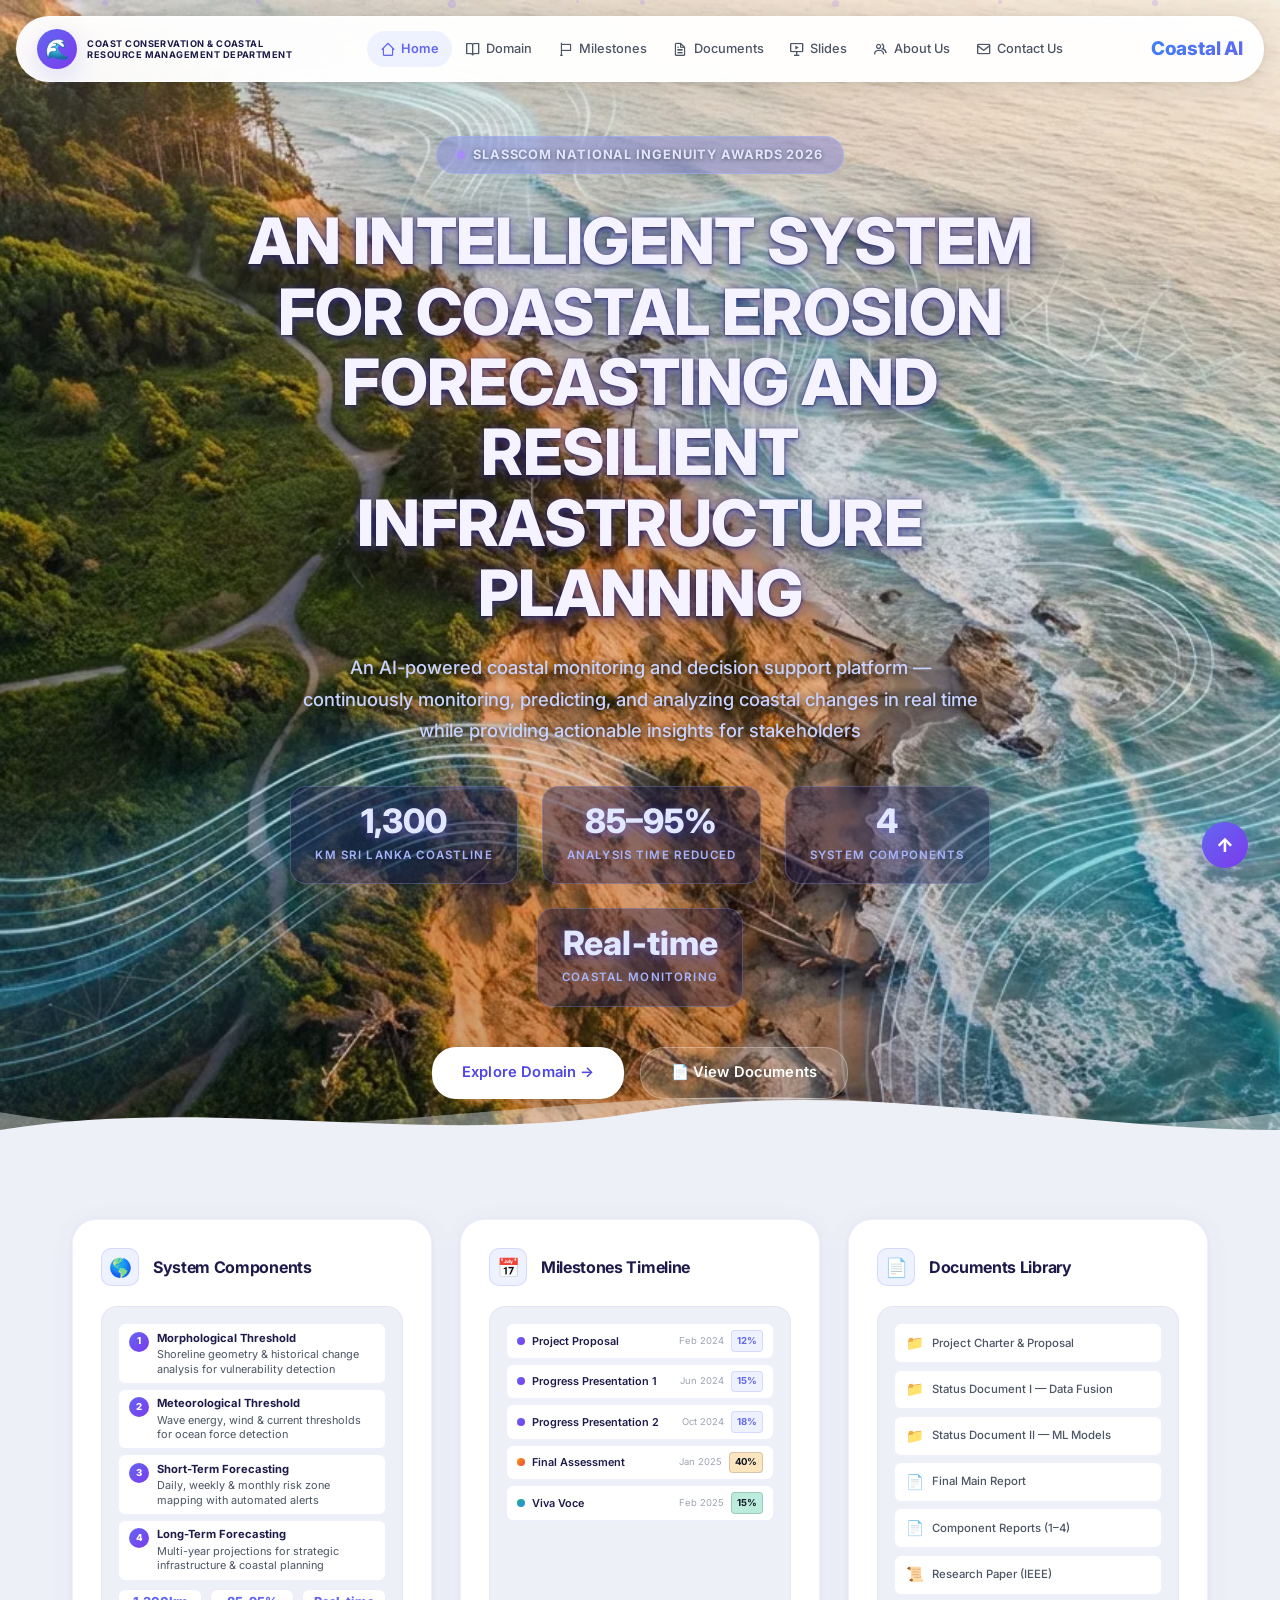
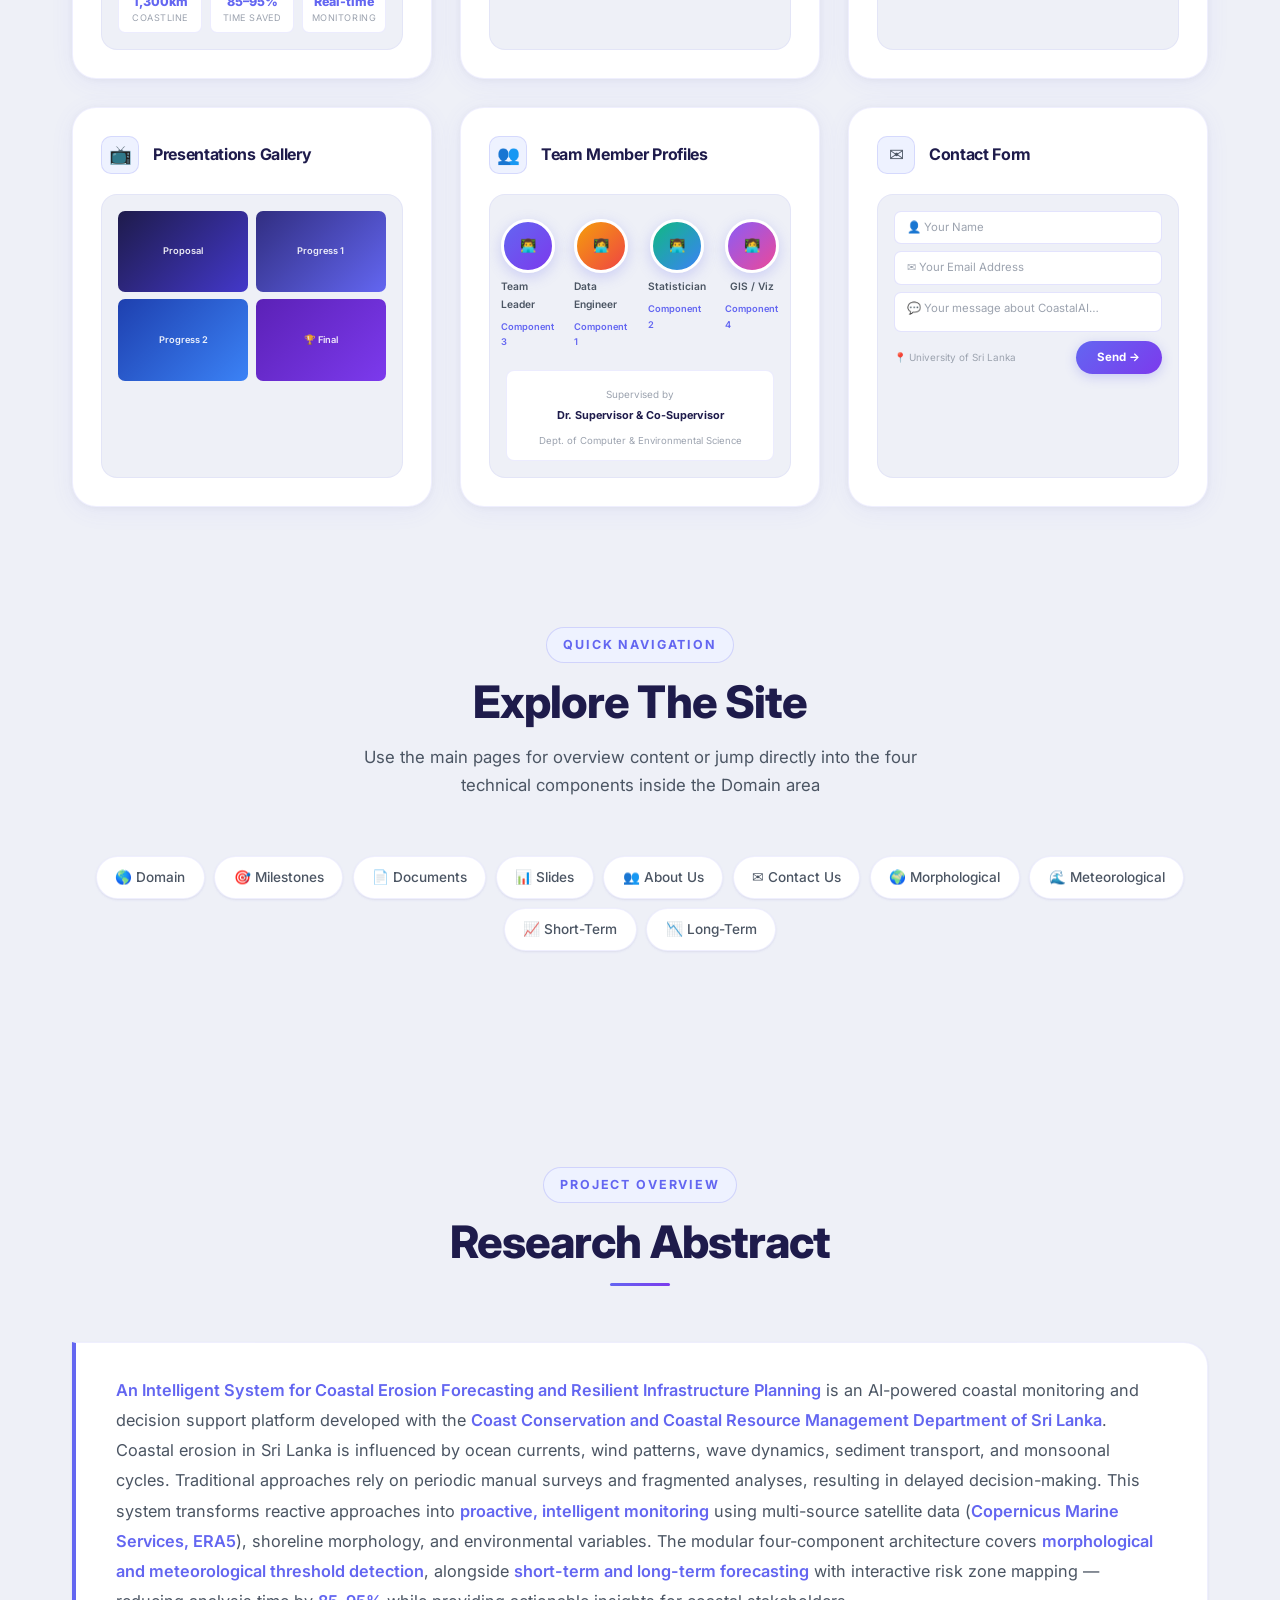
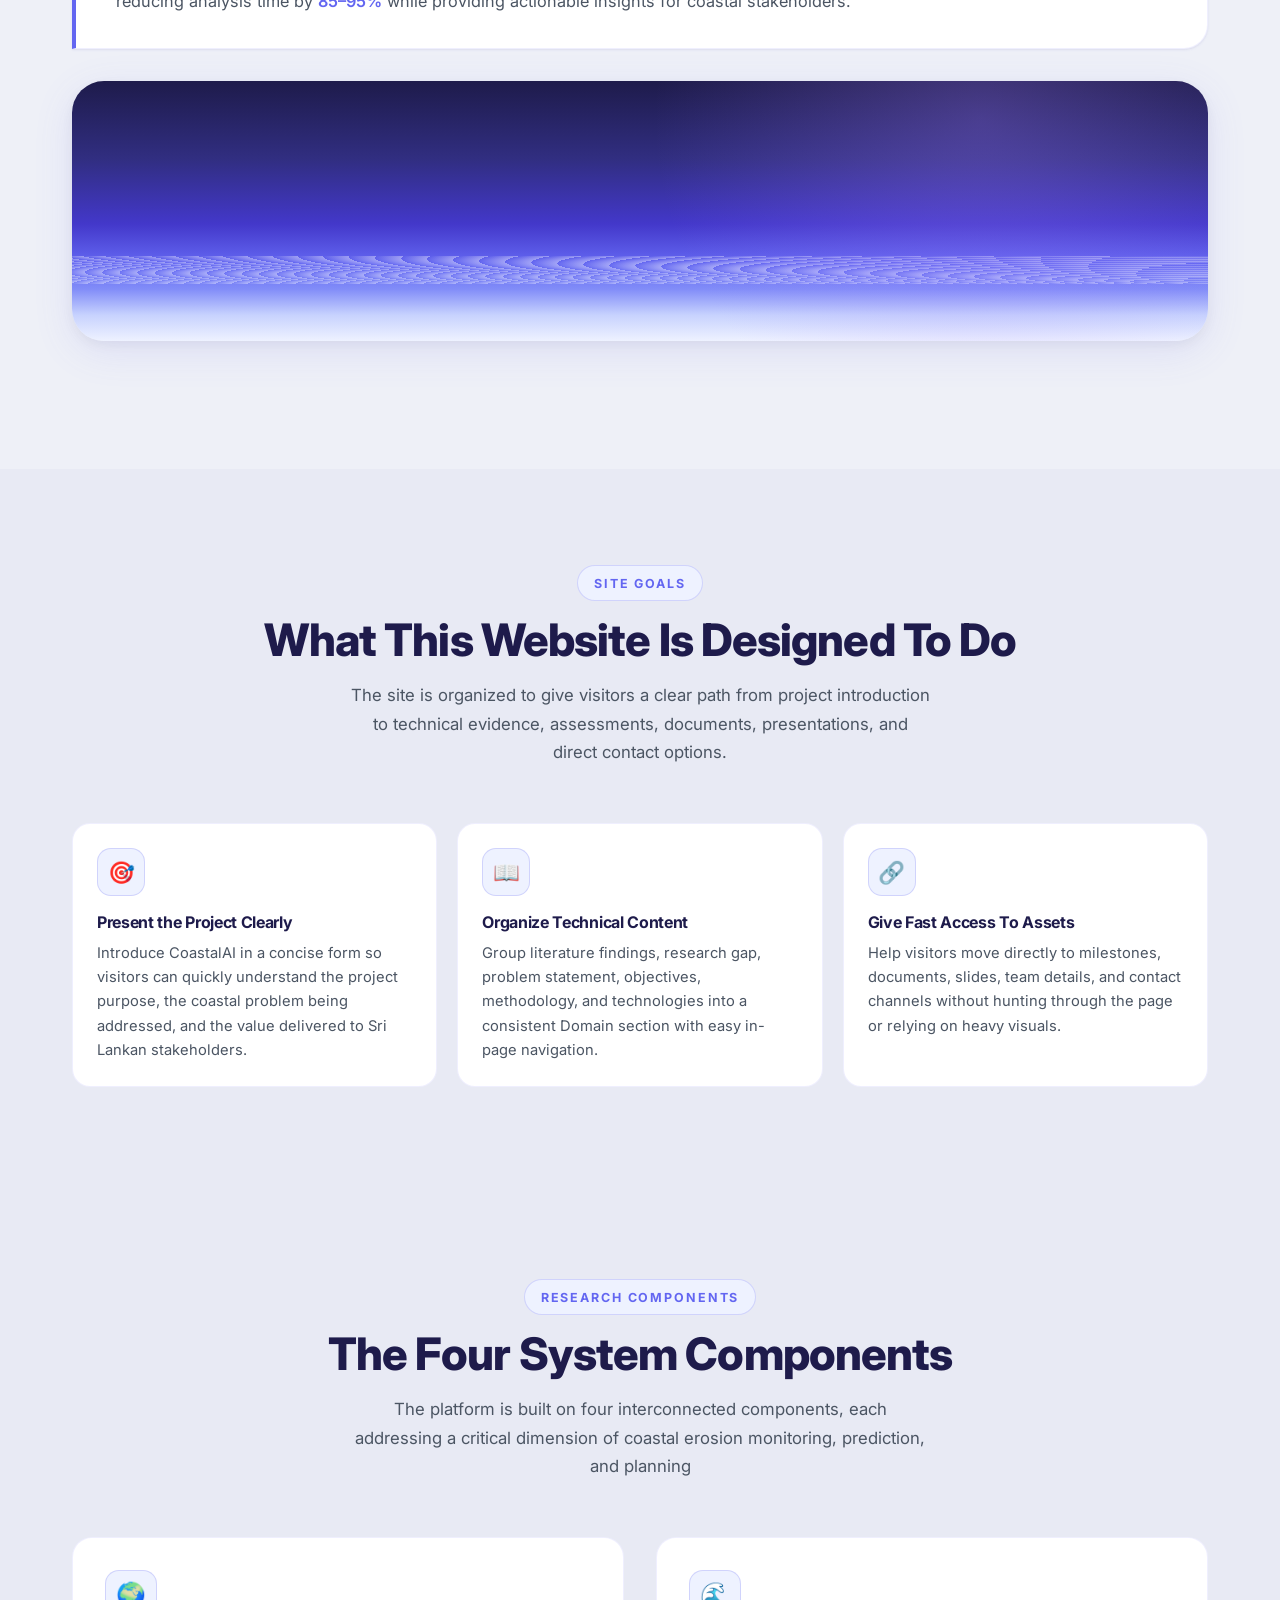
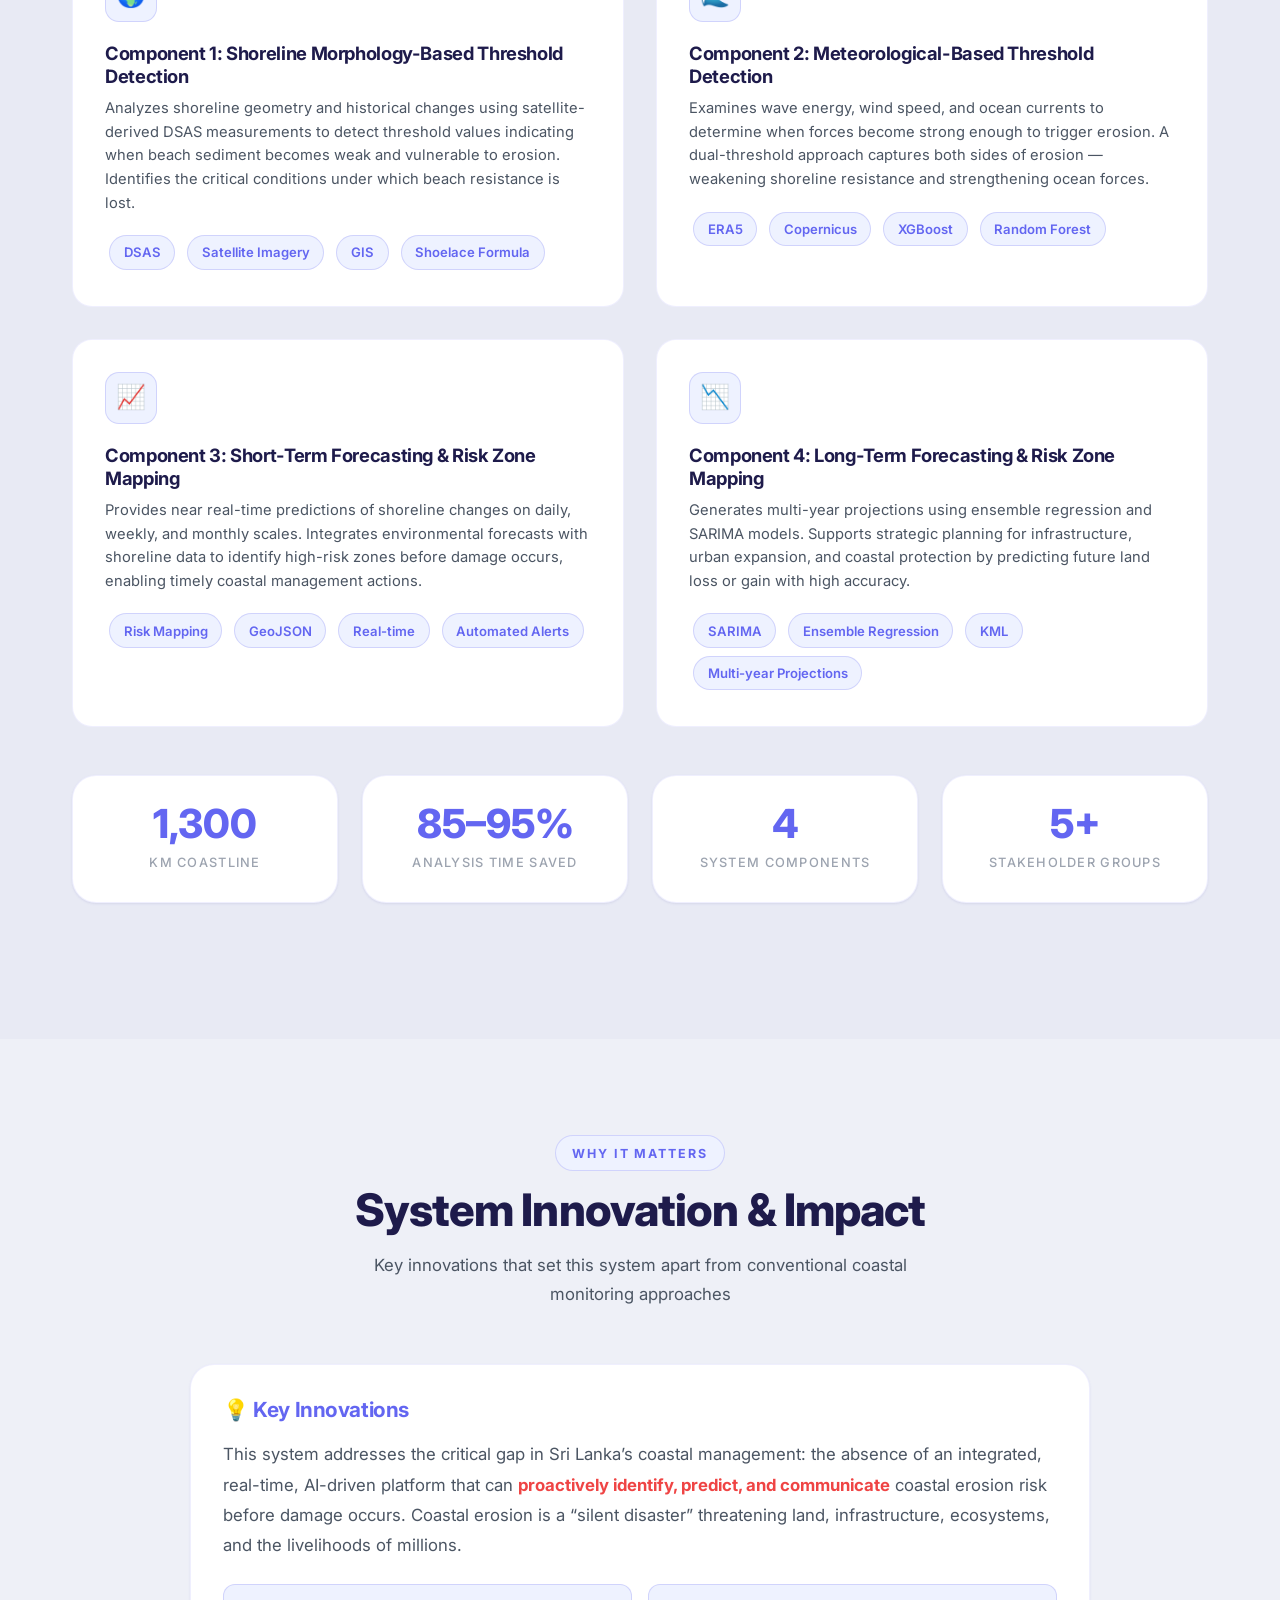
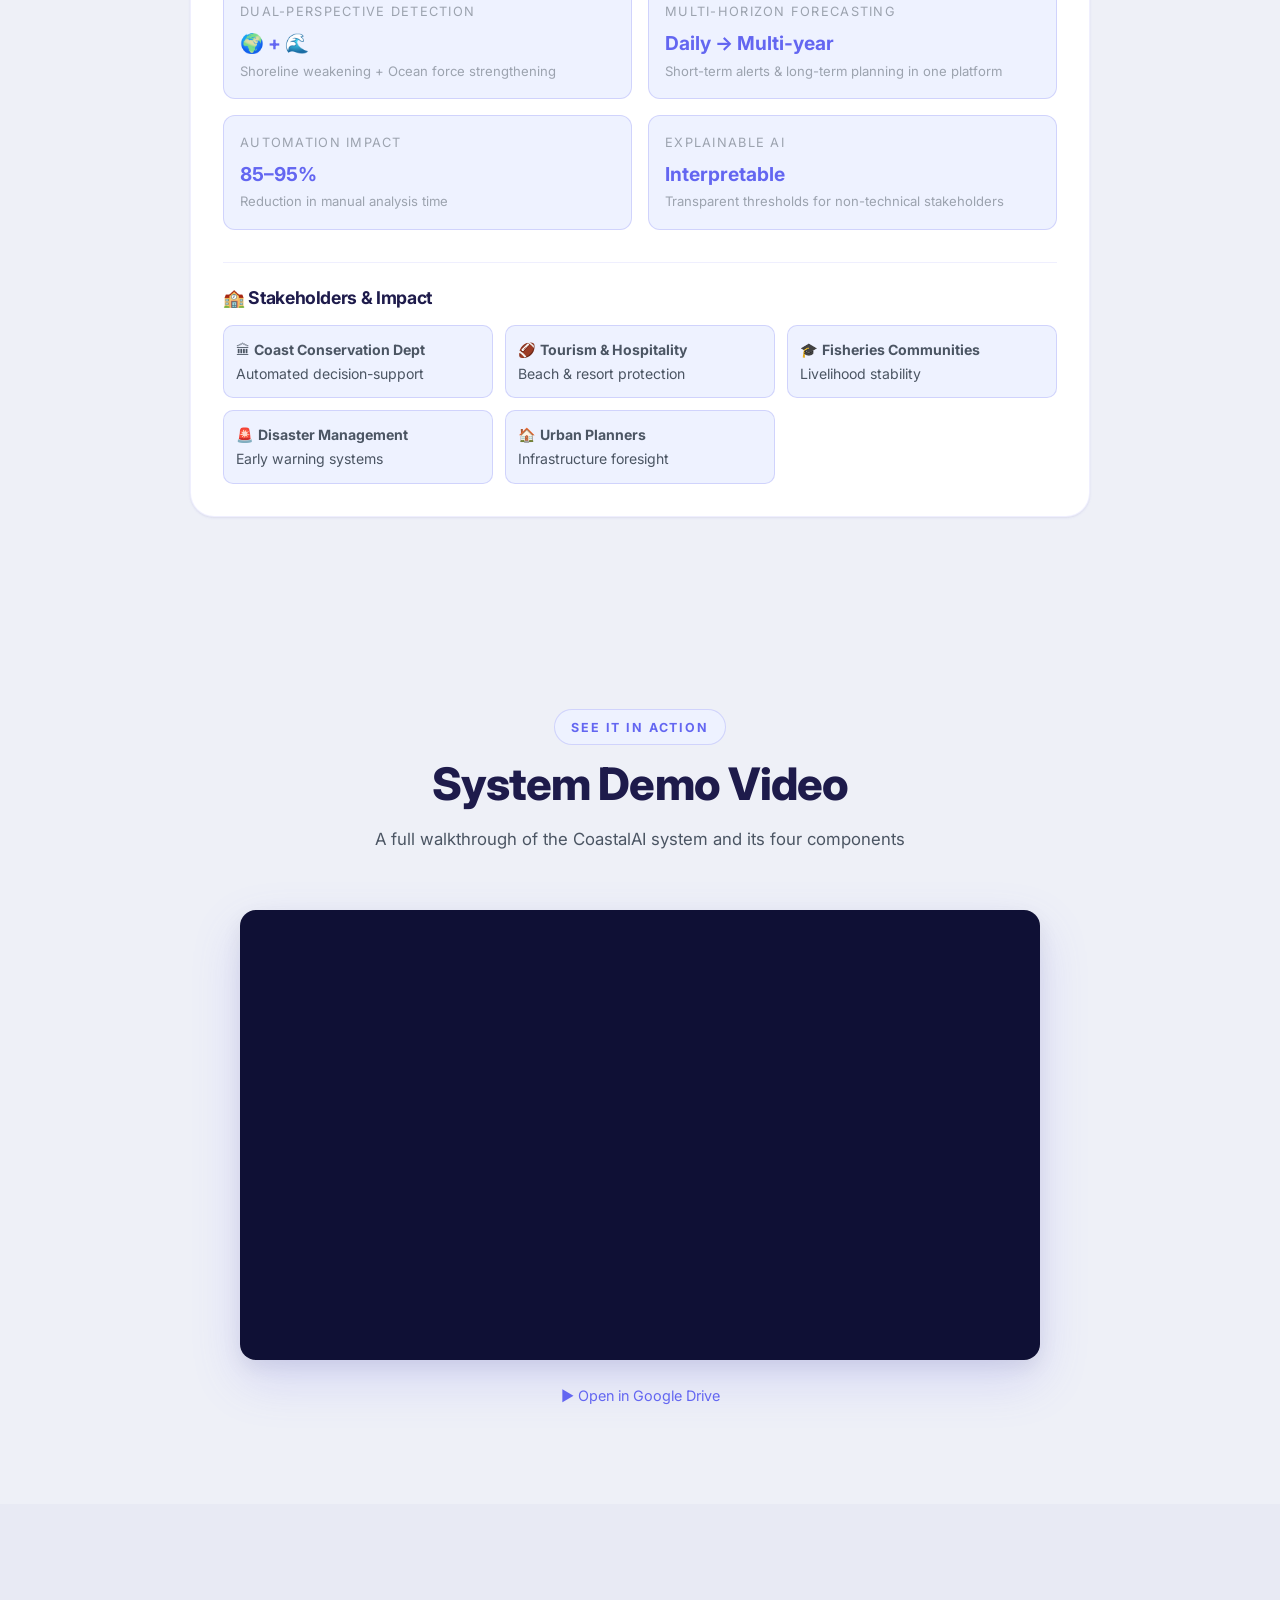
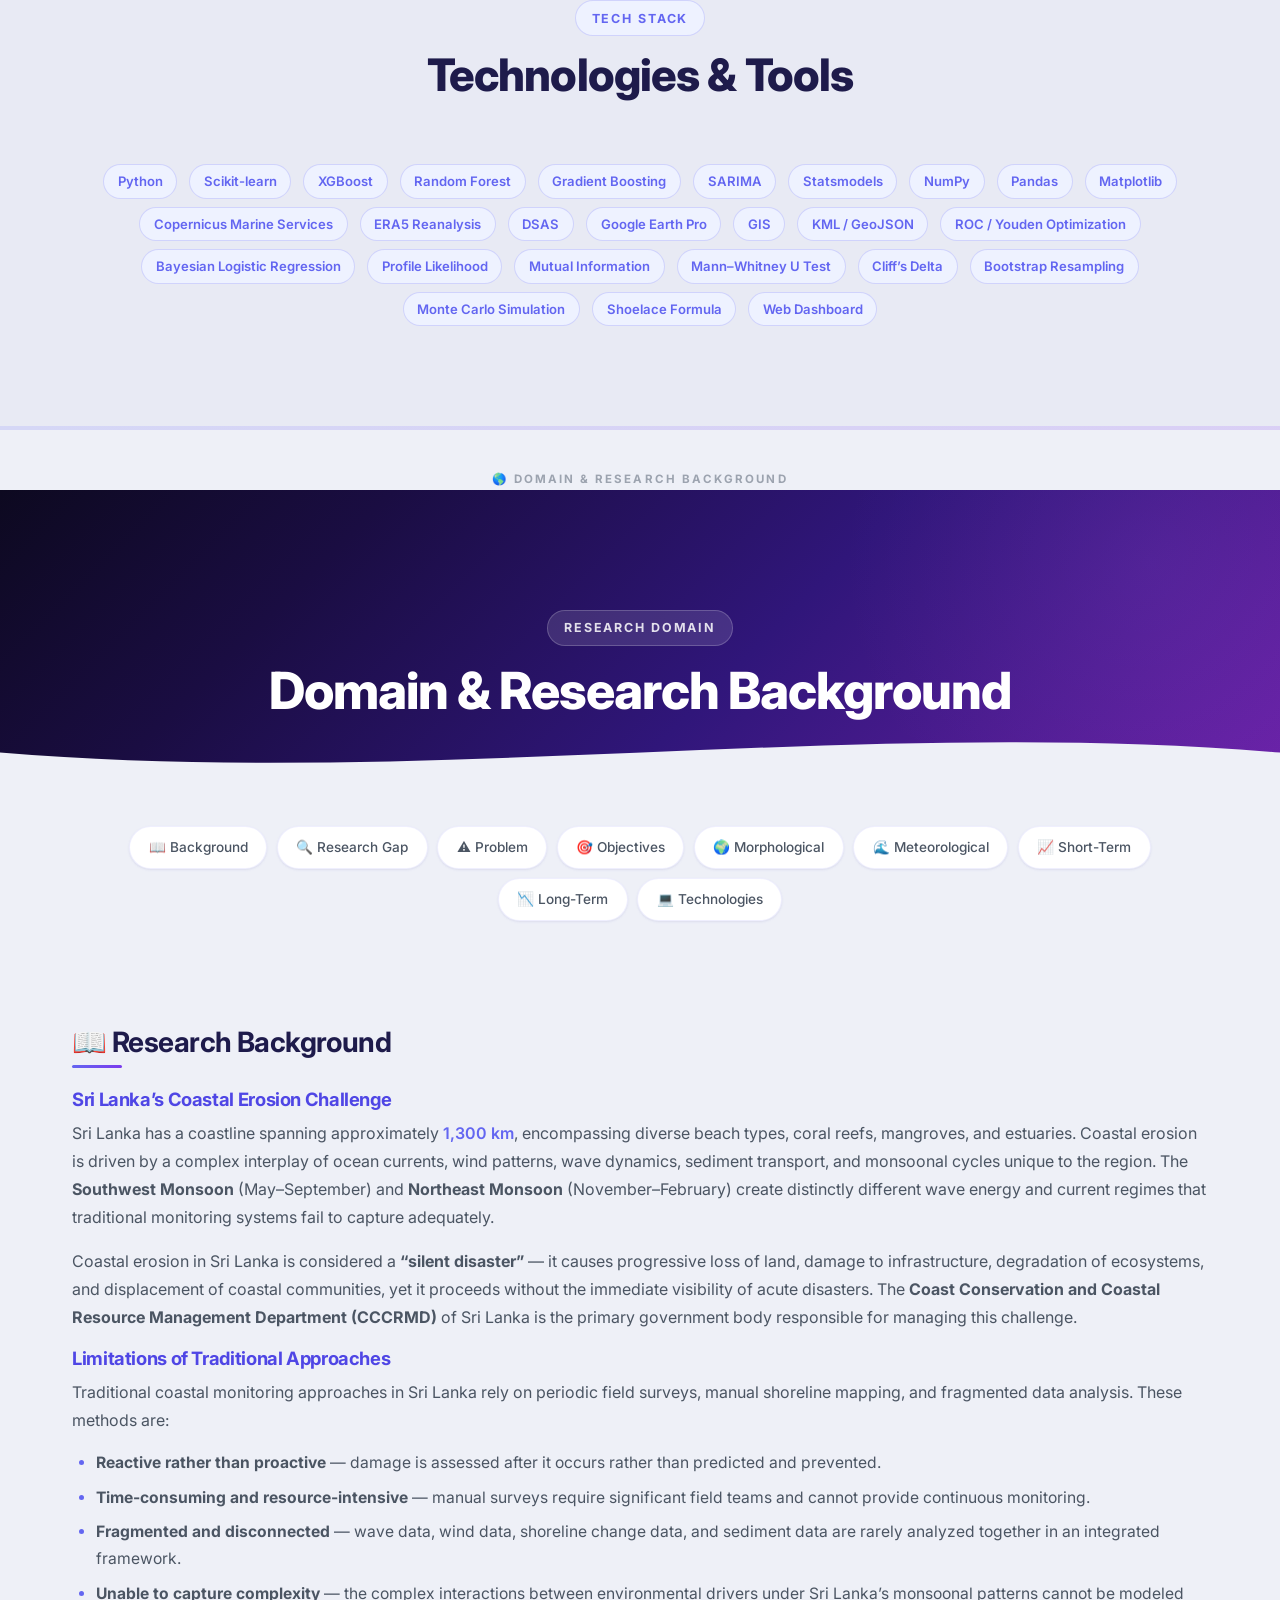
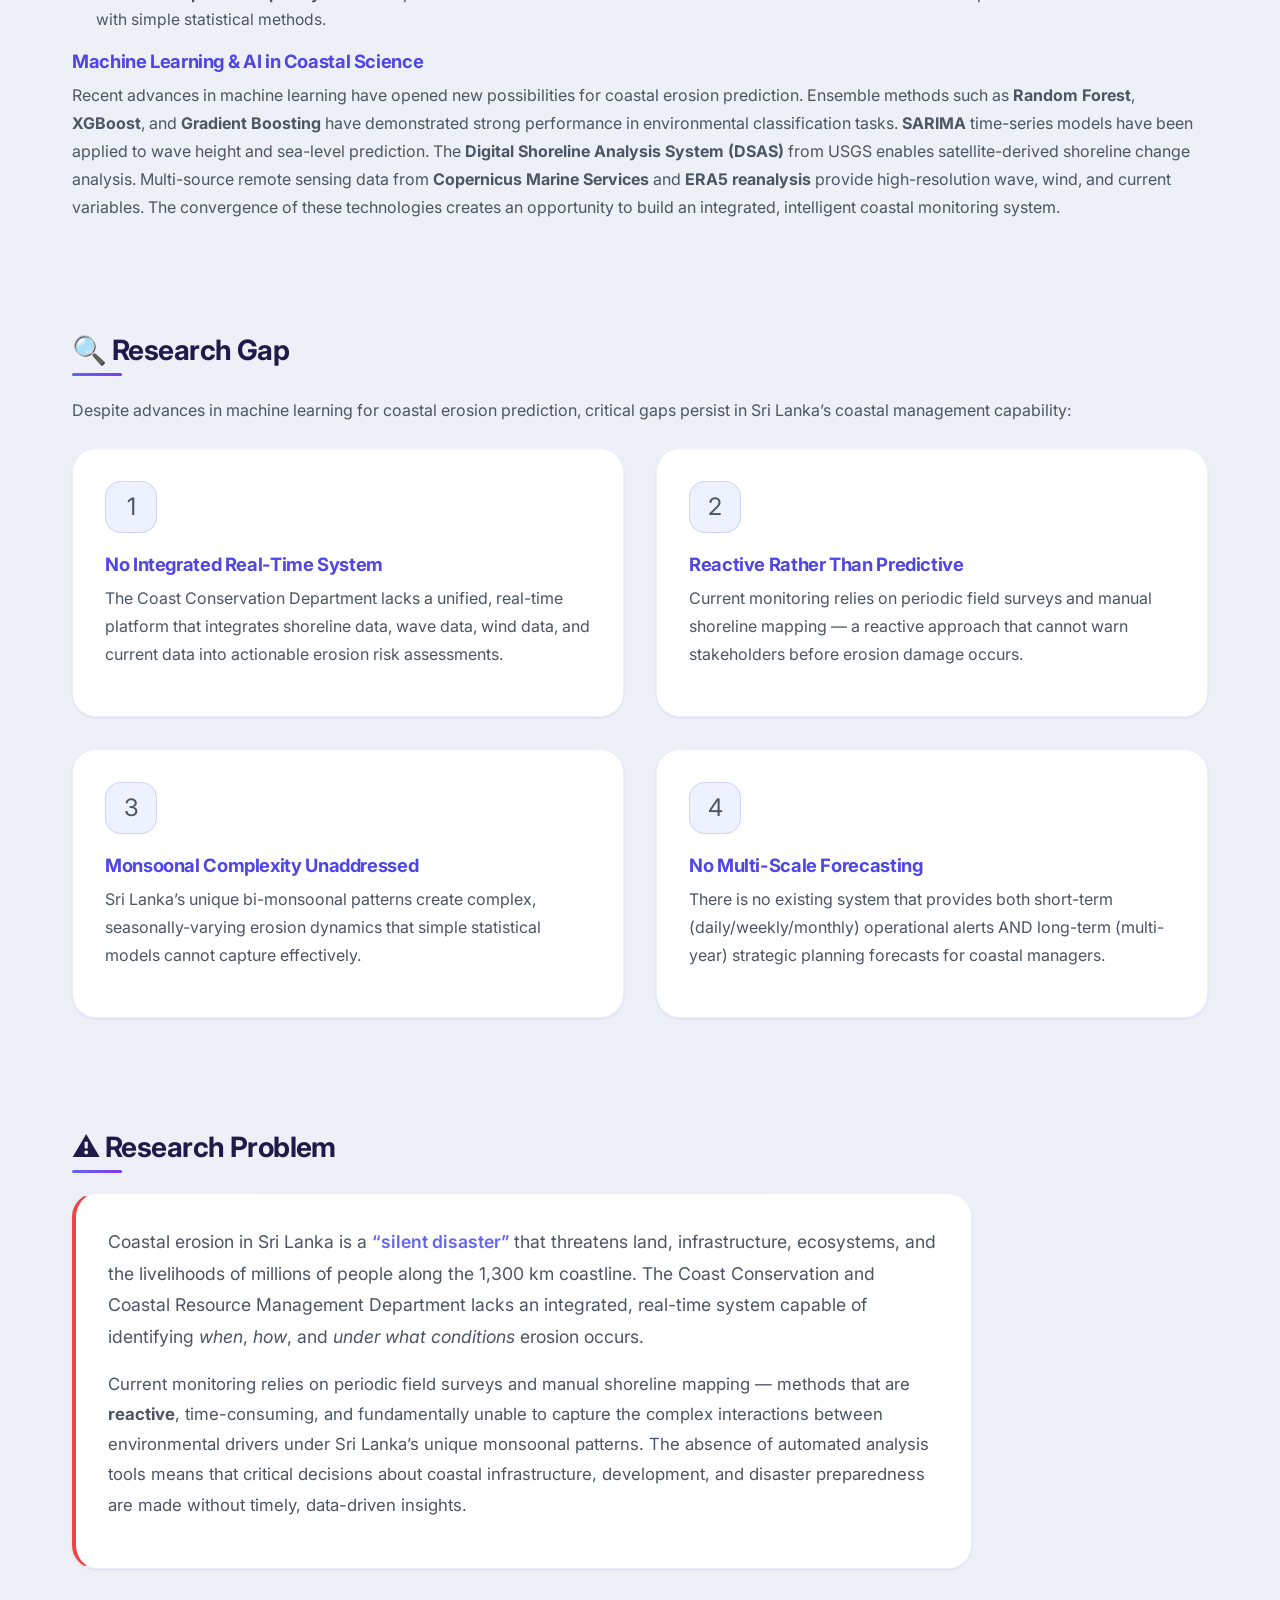
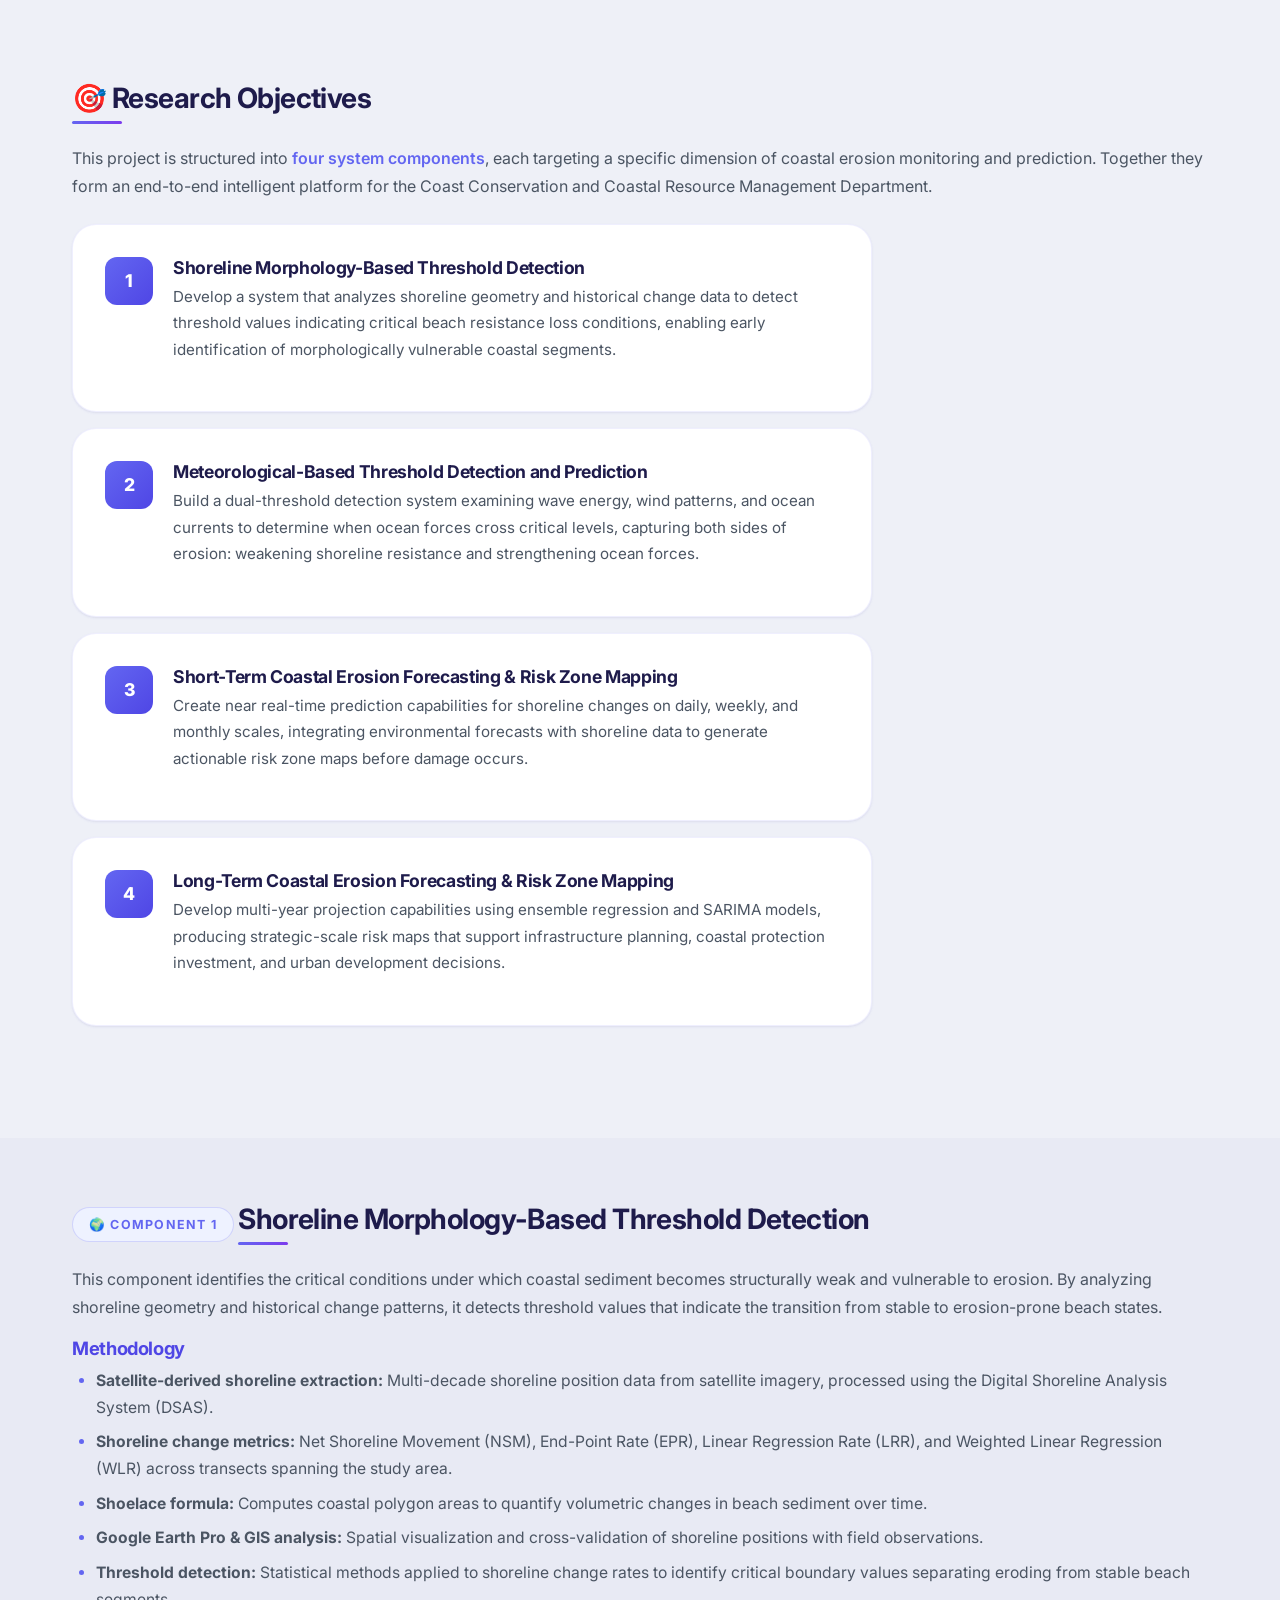
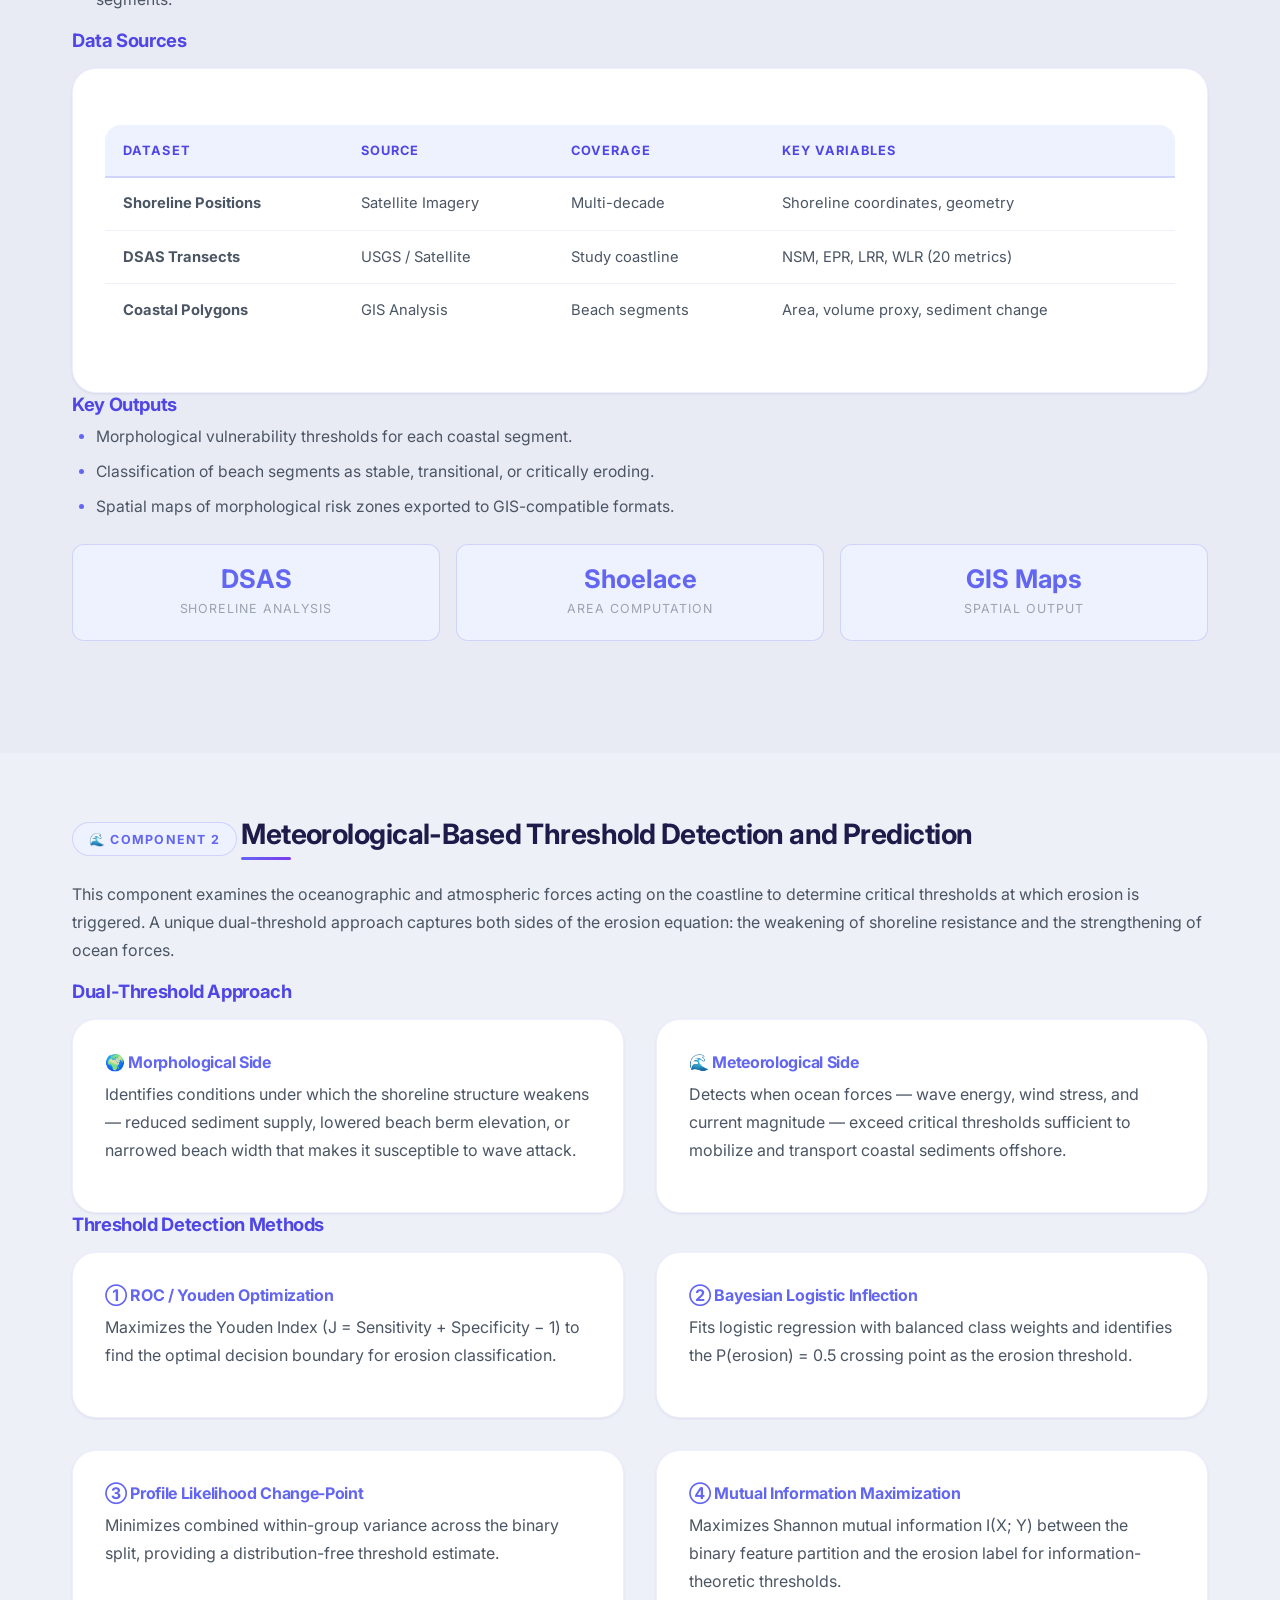
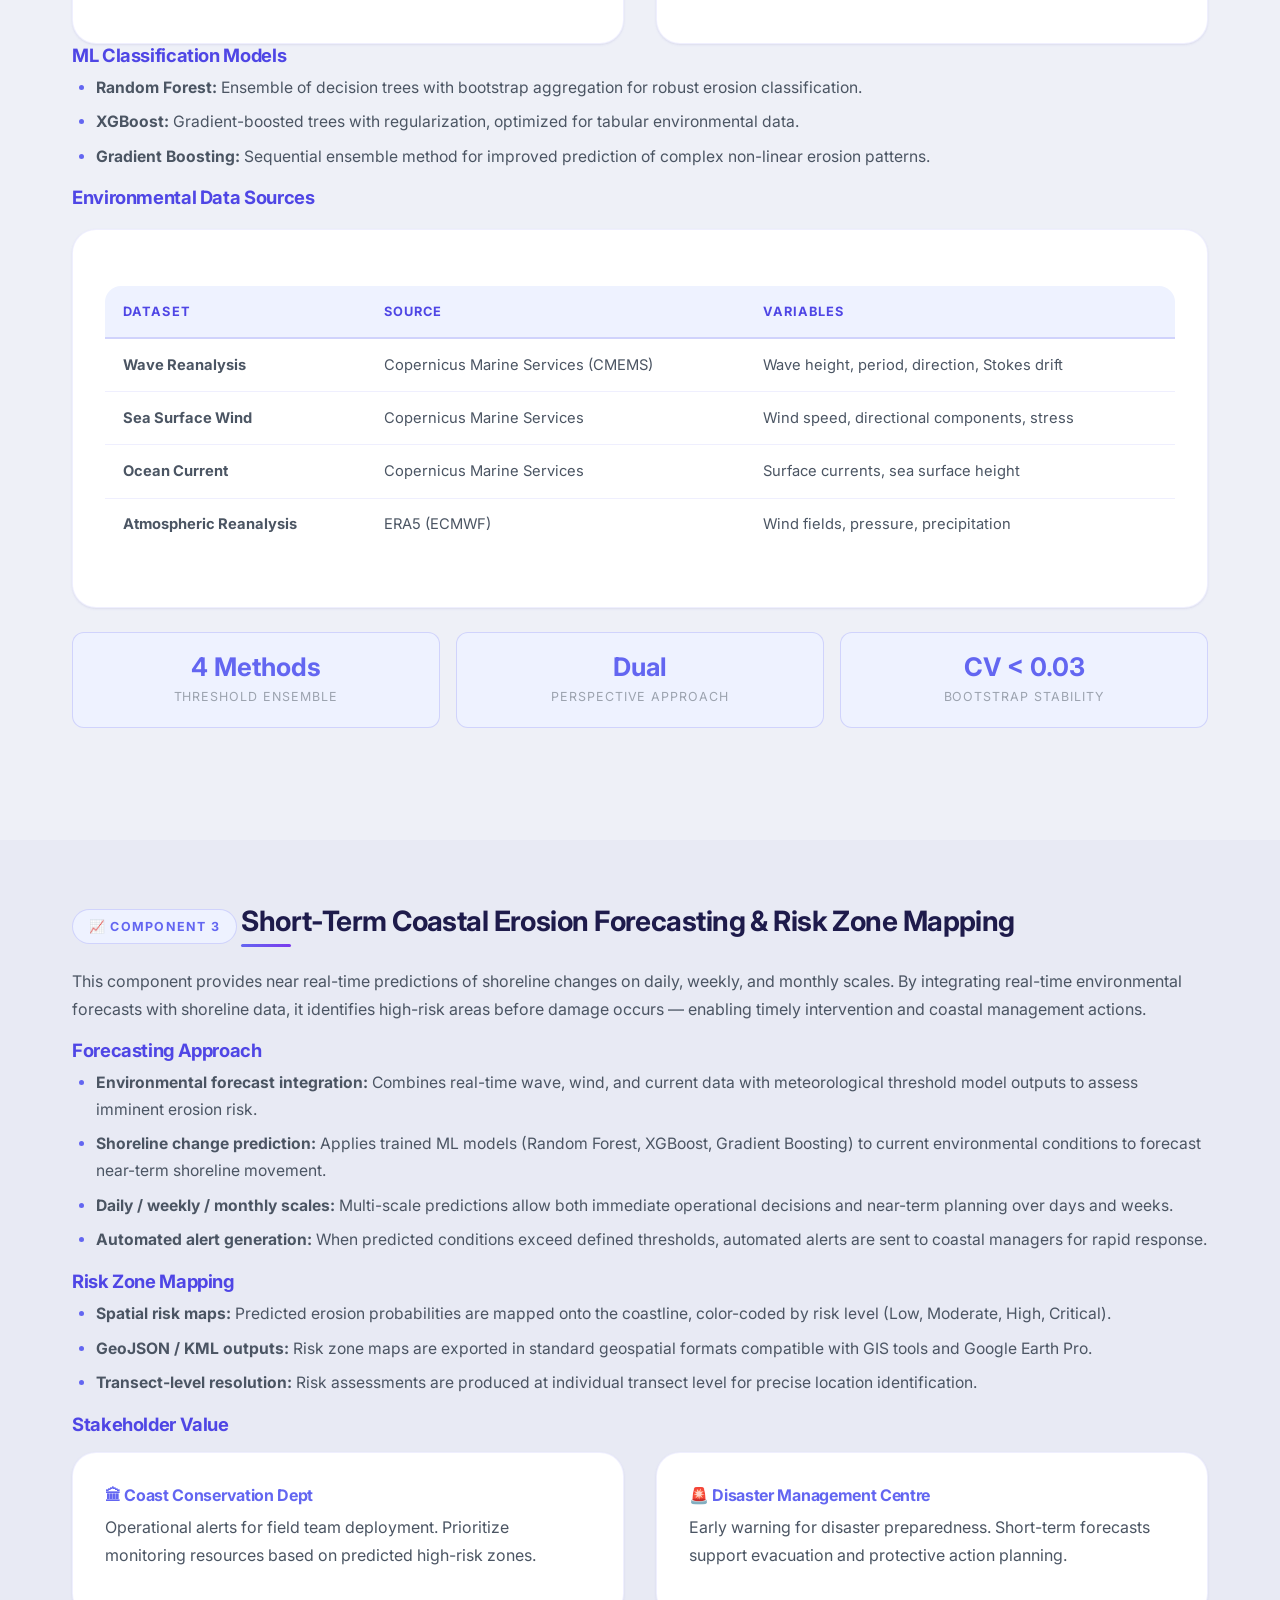
<file: index.html>
﻿<!DOCTYPE html>
<html lang="en">
<head>
  <meta charset="UTF-8">
  <meta name="viewport" content="width=device-width, initial-scale=1.0">
  <title>CoastalAI &ndash; Intelligent System for Coastal Erosion Forecasting &amp; Resilient Infrastructure Planning</title>
  <meta name="description" content="An AI-powered coastal monitoring and decision support platform developed with the Coast Conservation &amp; Coastal Resource Management Department of Sri Lanka. Continuously monitoring, predicting, and analyzing coastal changes with actionable insights.">
  <link rel="preload" as="image" href="images/hero-bg.webp" type="image/webp">
  <link rel="stylesheet" href="css/style.css">
  <link rel="stylesheet" href="https://unpkg.com/boxicons@2.1.4/css/boxicons.min.css">
  <style>
    /* ===== PAGE SECTION DIVIDERS ===== */
    .page-section-divider {
      width: 100%;
      height: 4px;
      background: var(--gradient-teal);
      opacity: 0.18;
    }

    /* ===== FEATURE CARDS (Home) ===== */
    .feature-highlight {
      display: grid;
      grid-template-columns: repeat(2, 1fr);
      gap: 2rem;
      margin: 3rem 0;
    }
    @media (max-width: 768px) { .feature-highlight { grid-template-columns: 1fr; } }
    .feature-card {
      position: relative;
      padding: 2rem;
      border-radius: 20px;
      background: var(--surface-white);
      border: 1px solid var(--border-light);
      overflow: hidden;
      transition: var(--ease-smooth);
    }
    .feature-card::before {
      content: '';
      position: absolute;
      top: 0; left: 0; right: 0;
      height: 3px;
      background: var(--gradient-teal);
      opacity: 0;
      transition: opacity 0.4s ease;
    }
    .feature-card:hover::before { opacity: 1; }
    .feature-card:hover { transform: translateY(-6px); box-shadow: var(--shadow-card-hover); }
    .feature-card .fc-icon {
      width: 52px; height: 52px;
      background: var(--teal-50);
      border: 1px solid var(--border-teal);
      border-radius: 14px;
      display: flex; align-items: center; justify-content: center;
      font-size: 1.5rem;
      margin-bottom: 1.25rem;
    }
    .feature-card h3 {
      font-family: var(--font-body);
      font-size: 1.15rem;
      font-weight: 700;
      color: var(--text-heading);
      margin-bottom: 0.6rem;
    }
    .feature-card p { font-size: 0.92rem; color: var(--text-body); line-height: 1.6; }

    .discovery-card { max-width: 900px; margin: 0 auto; }
    .discovery-card h3 { color: var(--teal); margin-bottom: 1rem; font-size: 1.3rem; }
    .stat-grid { display: grid; grid-template-columns: repeat(2, 1fr); gap: 1rem; margin-top: 1.5rem; }
    .stat-item { padding: 1rem; background: var(--teal-50); border: 1px solid var(--border-teal); border-radius: 12px; }
    .stat-item .stat-name { font-size: 0.8rem; color: var(--text-muted); text-transform: uppercase; letter-spacing: 0.1em; margin-bottom: 0.25rem; }
    .stat-item .stat-val { font-size: 1.2rem; font-weight: 700; color: var(--teal); }
    .stat-item .stat-p { font-size: 0.82rem; color: var(--text-muted); }
    @media (max-width: 768px) { .stat-grid { grid-template-columns: 1fr; } }

    .goal-grid {
      display: grid;
      grid-template-columns: repeat(3, minmax(0, 1fr));
      gap: 1.25rem;
      margin-top: 2rem;
    }
    .goal-card {
      padding: 1.5rem;
      border-radius: 18px;
      background: var(--surface-white);
      border: 1px solid var(--border-light);
      box-shadow: var(--shadow-card);
    }
    .goal-card h3 {
      font-size: 1rem;
      color: var(--text-heading);
      margin-bottom: 0.55rem;
    }
    .goal-card p {
      font-size: 0.92rem;
      line-height: 1.65;
      color: var(--text-body);
    }
    .goal-card .goal-icon {
      width: 48px;
      height: 48px;
      display: inline-flex;
      align-items: center;
      justify-content: center;
      border-radius: 14px;
      margin-bottom: 1rem;
      background: var(--teal-50);
      border: 1px solid var(--border-teal);
      font-size: 1.35rem;
    }
    .email-template {
      margin-top: 1.5rem;
      padding: 1rem 1.1rem;
      border-radius: 14px;
      background: rgba(13, 148, 136, 0.06);
      border: 1px solid rgba(13, 148, 136, 0.14);
    }
    .email-template h4 {
      font-size: 0.95rem;
      color: var(--text-heading);
      margin-bottom: 0.55rem;
    }
    .email-template p {
      font-size: 0.88rem;
      color: var(--text-body);
      margin-bottom: 0.4rem;
    }
    .email-template code {
      display: block;
      white-space: pre-line;
      font-family: var(--font-body);
      font-size: 0.86rem;
      line-height: 1.7;
      color: var(--text-muted);
    }
    @media (max-width: 900px) { .goal-grid { grid-template-columns: 1fr; } }

    /* ===== DOMAIN PAGE ===== */
    .component-badge {
      display: inline-flex;
      align-items: center;
      gap: 0.4rem;
      padding: 0.35rem 1rem;
      background: var(--teal-50);
      border: 1px solid var(--border-teal);
      border-radius: 50px;
      font-size: 0.78rem;
      font-weight: 700;
      color: var(--teal);
      text-transform: uppercase;
      letter-spacing: 0.1em;
      margin-bottom: 0.75rem;
    }
    .result-highlight {
      display: grid;
      grid-template-columns: repeat(3, 1fr);
      gap: 1rem;
      margin: 1.5rem 0;
    }
    .result-highlight .rh-item {
      text-align: center;
      padding: 1.25rem 0.75rem;
      background: var(--teal-50);
      border: 1px solid var(--border-teal);
      border-radius: var(--radius-md);
    }
    .rh-item .rh-val { font-family: var(--font-heading); font-size: 1.6rem; font-weight: 700; color: var(--teal); line-height: 1.1; }
    .rh-item .rh-label { font-size: 0.78rem; color: var(--text-muted); text-transform: uppercase; letter-spacing: 0.08em; margin-top: 0.3rem; }
    @media (max-width: 768px) { .result-highlight { grid-template-columns: 1fr; } }

    /* ===== CONTACT MAP PLACEHOLDER ===== */
    .map-placeholder {
      width: 100%;
      height: 200px;
      background: linear-gradient(135deg, rgba(13,148,136,0.06), rgba(12,106,154,0.06));
      border: 1px solid var(--border-light);
      border-radius: 14px;
      display: flex;
      align-items: center;
      justify-content: center;
      color: var(--text-muted);
      font-size: 0.9rem;
      margin-top: 1.5rem;
    }

    /* ===== STICKY NAV HIGHLIGHT ===== */
    .nav-links a.active-section { color: var(--teal); background: var(--teal-50); }
    .nav-links a.active-section::after { width: 50%; }

    /* ===== SECTION ANCHOR LABELS ===== */
    .page-anchor-label {
      display: block;
      text-align: center;
      padding: 2.5rem 0 0;
      font-size: 0.72rem;
      font-weight: 700;
      color: var(--text-muted);
      text-transform: uppercase;
      letter-spacing: 0.18em;
    }
  </style>
</head>
<body>

  <!-- ================================================================
       NAVIGATION
       ================================================================ -->
  <nav class="navbar" id="navbar">
    <div class="container">
      <!-- Left: Logo + Dept Name -->
      <a href="#home" class="nav-brand">
        <div class="brand-icon">&#x1F30A;</div>
        <div class="brand-dept">
          <span>Coast Conservation &amp; Coastal</span>
          <span>Resource Management Department</span>
        </div>
      </a>

      <button class="nav-toggle" id="navToggle" aria-label="Toggle navigation">
        <span></span><span></span><span></span>
      </button>

      <!-- Center: Nav Links with icons -->
      <ul class="nav-links" id="navLinks">
        <li><a href="#home" data-section="home"><i class='bx bx-home-alt-2'></i>Home</a></li>
        <li><a href="#domain" data-section="domain"><i class='bx bx-book-open'></i>Domain</a></li>
        <li><a href="#milestones" data-section="milestones"><i class='bx bx-flag'></i>Milestones</a></li>
        <li><a href="#documents" data-section="documents"><i class='bx bx-file'></i>Documents</a></li>
        <li><a href="#slides" data-section="slides"><i class='bx bx-slideshow'></i>Slides</a></li>
        <li><a href="#about" data-section="about"><i class='bx bx-group'></i>About Us</a></li>
        <li><a href="#contact" data-section="contact"><i class='bx bx-envelope'></i>Contact Us</a></li>
      </ul>

      <!-- Right: Brand name -->
      <a href="#home" class="nav-coastal-brand">Coastal AI</a>
    </div>
  </nav>

  <!-- ================================================================
       HOME PAGE
       ================================================================ -->
  <section id="home">

    <!-- HERO -->
    <section class="hero" id="hero-top">
      <div class="floating-particles">
        <div class="particle"></div><div class="particle"></div><div class="particle"></div>
        <div class="particle"></div><div class="particle"></div><div class="particle"></div>
        <div class="particle"></div><div class="particle"></div>
      </div>
      <div class="hero-content">
        <div class="hero-badge">
          <span class="pulse-dot"></span>
          SLASSCOM National Ingenuity Awards 2026
        </div>
        <h1>An Intelligent System for Coastal Erosion Forecasting and Resilient Infrastructure Planning</h1>
        <p class="hero-subtitle">
          An AI-powered coastal monitoring and decision support platform &mdash; continuously monitoring, predicting, and analyzing coastal changes in real time while providing actionable insights for stakeholders
        </p>
        <div class="hero-stats">
          <div class="hero-stat">
            <span class="stat-number">1,300</span>
            <span class="stat-label">km Sri Lanka Coastline</span>
          </div>
          <div class="hero-stat">
            <span class="stat-number">85&ndash;95%</span>
            <span class="stat-label">Analysis Time Reduced</span>
          </div>
          <div class="hero-stat">
            <span class="stat-number">4</span>
            <span class="stat-label">System Components</span>
          </div>
          <div class="hero-stat">
            <span class="stat-number">Real&#8209;time</span>
            <span class="stat-label">Coastal Monitoring</span>
          </div>
        </div>
        <div class="hero-cta">
          <a href="#domain" class="btn btn-primary">Explore Domain &#8594;</a>
          <a href="#documents" class="btn btn-secondary">&#128196; View Documents</a>
        </div>
      </div>
      <div class="hero-wave">
        <svg viewBox="0 0 1440 120" preserveAspectRatio="none">
          <path d="M0,60 C360,120 720,0 1080,60 C1260,90 1440,60 1440,60 L1440,120 L0,120 Z" fill="rgba(248,250,251,0.4)"/>
          <path d="M0,80 C240,40 480,100 720,60 C960,20 1200,80 1440,80 L1440,120 L0,120 Z" fill="#eef0f7"/>
        </svg>
      </div>
    </section>

    <!-- OVERVIEW DASHBOARD CARDS -->
    <section class="overview-section">
      <div class="container">
        <div class="overview-grid">

          <!-- System Components -->
          <a href="#domain" class="overview-card">
            <div class="ov-header">
              <div class="ov-icon">&#127758;</div>
              <h3>System Components</h3>
            </div>
            <div class="ov-preview">
              <div class="ovc-list">
                <div class="ovc-item">
                  <div class="ovc-num">1</div>
                  <div class="ovc-text"><strong>Morphological Threshold</strong>Shoreline geometry &amp; historical change analysis for vulnerability detection</div>
                </div>
                <div class="ovc-item">
                  <div class="ovc-num">2</div>
                  <div class="ovc-text"><strong>Meteorological Threshold</strong>Wave energy, wind &amp; current thresholds for ocean force detection</div>
                </div>
                <div class="ovc-item">
                  <div class="ovc-num">3</div>
                  <div class="ovc-text"><strong>Short-Term Forecasting</strong>Daily, weekly &amp; monthly risk zone mapping with automated alerts</div>
                </div>
                <div class="ovc-item">
                  <div class="ovc-num">4</div>
                  <div class="ovc-text"><strong>Long-Term Forecasting</strong>Multi-year projections for strategic infrastructure &amp; coastal planning</div>
                </div>
              </div>
              <div class="ovc-stat-row">
                <div class="ovc-stat"><span class="csv">1,300km</span><span class="csl">Coastline</span></div>
                <div class="ovc-stat"><span class="csv">85&ndash;95%</span><span class="csl">Time Saved</span></div>
                <div class="ovc-stat"><span class="csv">Real-time</span><span class="csl">Monitoring</span></div>
              </div>
            </div>
          </a>

          <!-- Milestones Timeline -->
          <a href="#milestones" class="overview-card">
            <div class="ov-header">
              <div class="ov-icon">&#128197;</div>
              <h3>Milestones Timeline</h3>
            </div>
            <div class="ov-preview">
              <div class="ovm-list">
                <div class="ovm-item">
                  <div class="ovm-dot"></div>
                  <div class="ovm-name">Project Proposal</div>
                  <div class="ovm-date">Feb 2024</div>
                  <div class="ovm-pct">12%</div>
                </div>
                <div class="ovm-item">
                  <div class="ovm-dot"></div>
                  <div class="ovm-name">Progress Presentation 1</div>
                  <div class="ovm-date">Jun 2024</div>
                  <div class="ovm-pct">15%</div>
                </div>
                <div class="ovm-item">
                  <div class="ovm-dot"></div>
                  <div class="ovm-name">Progress Presentation 2</div>
                  <div class="ovm-date">Oct 2024</div>
                  <div class="ovm-pct">18%</div>
                </div>
                <div class="ovm-item">
                  <div class="ovm-dot" style="background:linear-gradient(135deg,#f59e0b,#ef4444);"></div>
                  <div class="ovm-name">Final Assessment</div>
                  <div class="ovm-date">Jan 2025</div>
                  <div class="ovm-pct" style="color:#111827;border-color:rgba(17,24,39,0.16);background:rgba(245,158,11,0.26);">40%</div>
                </div>
                <div class="ovm-item">
                  <div class="ovm-dot" style="background:linear-gradient(135deg,#10b981,#3b82f6);"></div>
                  <div class="ovm-name">Viva Voce</div>
                  <div class="ovm-date">Feb 2025</div>
                  <div class="ovm-pct" style="color:#111827;border-color:rgba(17,24,39,0.16);background:rgba(16,185,129,0.28);">15%</div>
                </div>
              </div>
            </div>
          </a>

          <!-- Documents Library -->
          <a href="#documents" class="overview-card">
            <div class="ov-header">
              <div class="ov-icon">&#128196;</div>
              <h3>Documents Library</h3>
            </div>
            <div class="ov-preview">
              <div class="ov-docs">
                <div class="ovd-item"><span class="ovd-icon">&#128193;</span>Project Charter &amp; Proposal</div>
                <div class="ovd-item"><span class="ovd-icon">&#128193;</span>Status Document I &mdash; Data Fusion</div>
                <div class="ovd-item"><span class="ovd-icon">&#128193;</span>Status Document II &mdash; ML Models</div>
                <div class="ovd-item"><span class="ovd-icon">&#128196;</span>Final Main Report</div>
                <div class="ovd-item"><span class="ovd-icon">&#128196;</span>Component Reports (1&ndash;4)</div>
                <div class="ovd-item"><span class="ovd-icon">&#128220;</span>Research Paper (IEEE)</div>
              </div>
            </div>
          </a>

          <!-- Presentations Gallery -->
          <a href="#slides" class="overview-card">
            <div class="ov-header">
              <div class="ov-icon">&#128250;</div>
              <h3>Presentations Gallery</h3>
            </div>
            <div class="ov-preview">
              <div class="ov-slides">
                <div class="ovs-row">
                  <div class="ovs-thumb">
                    <div class="ovs-inner" style="background:linear-gradient(135deg,#1e1b4b,#4338ca)">Proposal</div>
                    <span class="ovs-label">Proposal Presentation</span>
                    <span class="ovs-date">Feb 2024</span>
                  </div>
                  <div class="ovs-thumb">
                    <div class="ovs-inner" style="background:linear-gradient(135deg,#312e81,#6366f1)">Progress 1</div>
                    <span class="ovs-label">Progress Presentation 1</span>
                    <span class="ovs-date">Jun 2024</span>
                  </div>
                </div>
                <div class="ovs-row">
                  <div class="ovs-thumb">
                    <div class="ovs-inner" style="background:linear-gradient(135deg,#1e40af,#3b82f6)">Progress 2</div>
                    <span class="ovs-label">Progress Presentation 2</span>
                    <span class="ovs-date">Oct 2024</span>
                  </div>
                  <div class="ovs-thumb">
                    <div class="ovs-inner" style="background:linear-gradient(135deg,#5b21b6,#7c3aed)">&#127942; Final</div>
                    <span class="ovs-label">Final Presentation</span>
                    <span class="ovs-date">Jan 2025</span>
                  </div>
                </div>
              </div>
            </div>
          </a>

          <!-- Team Member Profiles -->
          <a href="#about" class="overview-card">
            <div class="ov-header">
              <div class="ov-icon">&#128101;</div>
              <h3>Team Member Profiles</h3>
            </div>
            <div class="ov-preview">
              <div class="ov-team">
                <div class="ovt-member">
                  <div class="ovt-avatar">&#128104;&#8205;&#128187;</div>
                  <small>Team Leader</small>
                  <small style="color:var(--primary);font-size:0.58rem;">Component 3</small>
                </div>
                <div class="ovt-member">
                  <div class="ovt-avatar ovt-av2">&#128105;&#8205;&#128187;</div>
                  <small>Data Engineer</small>
                  <small style="color:var(--primary);font-size:0.58rem;">Component 1</small>
                </div>
                <div class="ovt-member">
                  <div class="ovt-avatar ovt-av3">&#128104;&#8205;&#128187;</div>
                  <small>Statistician</small>
                  <small style="color:var(--primary);font-size:0.58rem;">Component 2</small>
                </div>
                <div class="ovt-member">
                  <div class="ovt-avatar ovt-av4">&#128105;&#8205;&#128187;</div>
                  <small>GIS / Viz</small>
                  <small style="color:var(--primary);font-size:0.58rem;">Component 4</small>
                </div>
              </div>
              <div style="margin-top:0.75rem;padding:0.5rem 0.65rem;background:white;border:1px solid rgba(99,102,241,0.12);border-radius:8px;text-align:center;">
                <span style="font-size:0.62rem;color:var(--text-muted);">Supervised by</span>
                <span style="font-size:0.68rem;font-weight:700;color:var(--text-heading);display:block;">Dr. Supervisor &amp; Co-Supervisor</span>
                <span style="font-size:0.60rem;color:var(--text-muted);">Dept. of Computer &amp; Environmental Science</span>
              </div>
            </div>
          </a>

          <!-- Contact Form -->
          <a href="#contact" class="overview-card">
            <div class="ov-header">
              <div class="ov-icon">&#9993;</div>
              <h3>Contact Form</h3>
            </div>
            <div class="ov-preview">
              <div class="ov-form">
                <div class="ovf-input">&#128100; Your Name</div>
                <div class="ovf-input">&#9993; Your Email Address</div>
                <div class="ovf-textarea" style="padding-top:0.38rem;">&#128172; Your message about CoastalAI&hellip;</div>
                <div style="display:flex;justify-content:space-between;align-items:center;margin-top:0.15rem;">
                  <span style="font-size:0.62rem;color:var(--text-muted);">&#128205; University of Sri Lanka</span>
                  <div class="ovf-btn">Send &#8594;</div>
                </div>
              </div>
            </div>
          </a>

        </div>
      </div>
    </section>

    <!-- QUICK NAVIGATION -->
    <section class="section" style="padding-top: 2rem;">
      <div class="container">
        <div class="section-header">
          <span class="section-label">Quick Navigation</span>
          <h2 class="section-title">Explore The Site</h2>
          <p class="section-desc">Use the main pages for overview content or jump directly into the four technical components inside the Domain area</p>
        </div>
        <div class="quick-nav">
          <a href="#domain">&#127758; Domain</a>
          <a href="#milestones">&#127919; Milestones</a>
          <a href="#documents">&#128196; Documents</a>
          <a href="#slides">&#128202; Slides</a>
          <a href="#about">&#128101; About Us</a>
          <a href="#contact">&#9993; Contact Us</a>
          <a href="#morphological-threshold">&#127757; Morphological</a>
          <a href="#meteorological-threshold">&#127754; Meteorological</a>
          <a href="#short-term-forecasting">&#128200; Short-Term</a>
          <a href="#long-term-forecasting">&#128201; Long-Term</a>
        </div>
      </div>
    </section>

    <!-- ABSTRACT -->
    <section class="section">
      <div class="container">
        <div class="section-header">
          <span class="section-label">Project Overview</span>
          <h2 class="section-title">Research Abstract</h2>
          <div class="glow-line"></div>
        </div>
        <div class="abstract-box">
          <strong>An Intelligent System for Coastal Erosion Forecasting and Resilient Infrastructure Planning</strong> is an AI-powered coastal monitoring and decision support platform developed with the <strong>Coast Conservation and Coastal Resource Management Department of Sri Lanka</strong>. Coastal erosion in Sri Lanka is influenced by ocean currents, wind patterns, wave dynamics, sediment transport, and monsoonal cycles. Traditional approaches rely on periodic manual surveys and fragmented analyses, resulting in delayed decision-making. This system transforms reactive approaches into <strong>proactive, intelligent monitoring</strong> using multi-source satellite data (<strong>Copernicus Marine Services, ERA5</strong>), shoreline morphology, and environmental variables. The modular four-component architecture covers <strong>morphological and meteorological threshold detection</strong>, alongside <strong>short-term and long-term forecasting</strong> with interactive risk zone mapping &mdash; reducing analysis time by <strong>85&ndash;95%</strong> while providing actionable insights for coastal stakeholders.
        </div>
        <div class="coastal-visual" aria-hidden="true"></div>
      </div>
    </section>

    <section class="section section-alt">
      <div class="container">
        <div class="section-header">
          <span class="section-label">Site Goals</span>
          <h2 class="section-title">What This Website Is Designed To Do</h2>
          <p class="section-desc">The site is organized to give visitors a clear path from project introduction to technical evidence, assessments, documents, presentations, and direct contact options.</p>
        </div>
        <div class="goal-grid">
          <div class="goal-card">
            <div class="goal-icon">&#127919;</div>
            <h3>Present the Project Clearly</h3>
            <p>Introduce CoastalAI in a concise form so visitors can quickly understand the project purpose, the coastal problem being addressed, and the value delivered to Sri Lankan stakeholders.</p>
          </div>
          <div class="goal-card">
            <div class="goal-icon">&#128214;</div>
            <h3>Organize Technical Content</h3>
            <p>Group literature findings, research gap, problem statement, objectives, methodology, and technologies into a consistent Domain section with easy in-page navigation.</p>
          </div>
          <div class="goal-card">
            <div class="goal-icon">&#128279;</div>
            <h3>Give Fast Access To Assets</h3>
            <p>Help visitors move directly to milestones, documents, slides, team details, and contact channels without hunting through the page or relying on heavy visuals.</p>
          </div>
        </div>
      </div>
    </section>

    <!-- 4 RESEARCH COMPONENTS -->
    <section class="section section-alt">
      <div class="container">
        <div class="section-header">
          <span class="section-label">Research Components</span>
          <h2 class="section-title">The Four System Components</h2>
          <p class="section-desc">The platform is built on four interconnected components, each addressing a critical dimension of coastal erosion monitoring, prediction, and planning</p>
        </div>
        <div class="feature-highlight">
          <div class="feature-card">
            <div class="fc-icon">&#127757;</div>
            <h3>Component 1: Shoreline Morphology-Based Threshold Detection</h3>
            <p>Analyzes shoreline geometry and historical changes using satellite-derived DSAS measurements to detect threshold values indicating when beach sediment becomes weak and vulnerable to erosion. Identifies the critical conditions under which beach resistance is lost.</p>
            <div style="margin-top: 1rem;">
              <span class="tech-tag">DSAS</span>
              <span class="tech-tag">Satellite Imagery</span>
              <span class="tech-tag">GIS</span>
              <span class="tech-tag">Shoelace Formula</span>
            </div>
          </div>
          <div class="feature-card">
            <div class="fc-icon">&#127754;</div>
            <h3>Component 2: Meteorological-Based Threshold Detection</h3>
            <p>Examines wave energy, wind speed, and ocean currents to determine when forces become strong enough to trigger erosion. A dual-threshold approach captures both sides of erosion &mdash; weakening shoreline resistance and strengthening ocean forces.</p>
            <div style="margin-top: 1rem;">
              <span class="tech-tag">ERA5</span>
              <span class="tech-tag">Copernicus</span>
              <span class="tech-tag">XGBoost</span>
              <span class="tech-tag">Random Forest</span>
            </div>
          </div>
          <div class="feature-card">
            <div class="fc-icon">&#128200;</div>
            <h3>Component 3: Short-Term Forecasting &amp; Risk Zone Mapping</h3>
            <p>Provides near real-time predictions of shoreline changes on daily, weekly, and monthly scales. Integrates environmental forecasts with shoreline data to identify high-risk zones before damage occurs, enabling timely coastal management actions.</p>
            <div style="margin-top: 1rem;">
              <span class="tech-tag">Risk Mapping</span>
              <span class="tech-tag">GeoJSON</span>
              <span class="tech-tag">Real-time</span>
              <span class="tech-tag">Automated Alerts</span>
            </div>
          </div>
          <div class="feature-card">
            <div class="fc-icon">&#128201;</div>
            <h3>Component 4: Long-Term Forecasting &amp; Risk Zone Mapping</h3>
            <p>Generates multi-year projections using ensemble regression and SARIMA models. Supports strategic planning for infrastructure, urban expansion, and coastal protection by predicting future land loss or gain with high accuracy.</p>
            <div style="margin-top: 1rem;">
              <span class="tech-tag">SARIMA</span>
              <span class="tech-tag">Ensemble Regression</span>
              <span class="tech-tag">KML</span>
              <span class="tech-tag">Multi-year Projections</span>
            </div>
          </div>
        </div>
        <div class="counter-grid">
          <div class="card counter-card">
            <div class="counter-value">1,300</div>
            <div class="counter-label">km Coastline</div>
          </div>
          <div class="card counter-card">
            <div class="counter-value">85&ndash;95%</div>
            <div class="counter-label">Analysis Time Saved</div>
          </div>
          <div class="card counter-card">
            <div class="counter-value">4</div>
            <div class="counter-label">System Components</div>
          </div>
          <div class="card counter-card">
            <div class="counter-value">5+</div>
            <div class="counter-label">Stakeholder Groups</div>
          </div>
        </div>
      </div>
    </section>

    <!-- SYSTEM INNOVATION -->
    <section class="section">
      <div class="container">
        <div class="section-header">
          <span class="section-label">Why It Matters</span>
          <h2 class="section-title">System Innovation &amp; Impact</h2>
          <p class="section-desc">Key innovations that set this system apart from conventional coastal monitoring approaches</p>
        </div>
        <div class="card discovery-card">
          <h3>&#128161; Key Innovations</h3>
          <p style="font-size: 1.05rem; line-height: 1.8; margin-bottom: 1.5rem;">
            This system addresses the critical gap in Sri Lanka&rsquo;s coastal management: the absence of an integrated, real-time, AI-driven platform that can <strong style="color: var(--coral);">proactively identify, predict, and communicate</strong> coastal erosion risk before damage occurs. Coastal erosion is a &ldquo;silent disaster&rdquo; threatening land, infrastructure, ecosystems, and the livelihoods of millions.
          </p>
          <div class="stat-grid">
            <div class="stat-item">
              <div class="stat-name">Dual-Perspective Detection</div>
              <div class="stat-val">&#127757; + &#127754;</div>
              <div class="stat-p">Shoreline weakening + Ocean force strengthening</div>
            </div>
            <div class="stat-item">
              <div class="stat-name">Multi-Horizon Forecasting</div>
              <div class="stat-val">Daily &rarr; Multi-year</div>
              <div class="stat-p">Short-term alerts &amp; long-term planning in one platform</div>
            </div>
            <div class="stat-item">
              <div class="stat-name">Automation Impact</div>
              <div class="stat-val">85&ndash;95%</div>
              <div class="stat-p">Reduction in manual analysis time</div>
            </div>
            <div class="stat-item">
              <div class="stat-name">Explainable AI</div>
              <div class="stat-val">Interpretable</div>
              <div class="stat-p">Transparent thresholds for non-technical stakeholders</div>
            </div>
          </div>
          <div style="margin-top: 2rem; padding-top: 1.5rem; border-top: 1px solid var(--border-light);">
            <h3 style="font-size: 1.1rem; color: var(--text-heading); margin-bottom: 1rem;">&#127979; Stakeholders &amp; Impact</h3>
            <div style="display: grid; grid-template-columns: repeat(auto-fit, minmax(200px, 1fr)); gap: 0.75rem;">
              <div style="padding: 0.75rem; background: var(--teal-50); border: 1px solid var(--border-teal); border-radius: 10px; font-size: 0.88rem;">&#127963; <strong>Coast Conservation Dept</strong><br>Automated decision-support</div>
              <div style="padding: 0.75rem; background: var(--teal-50); border: 1px solid var(--border-teal); border-radius: 10px; font-size: 0.88rem;">&#127944; <strong>Tourism &amp; Hospitality</strong><br>Beach &amp; resort protection</div>
              <div style="padding: 0.75rem; background: var(--teal-50); border: 1px solid var(--border-teal); border-radius: 10px; font-size: 0.88rem;">&#127891; <strong>Fisheries Communities</strong><br>Livelihood stability</div>
              <div style="padding: 0.75rem; background: var(--teal-50); border: 1px solid var(--border-teal); border-radius: 10px; font-size: 0.88rem;">&#128680; <strong>Disaster Management</strong><br>Early warning systems</div>
              <div style="padding: 0.75rem; background: var(--teal-50); border: 1px solid var(--border-teal); border-radius: 10px; font-size: 0.88rem;">&#127968; <strong>Urban Planners</strong><br>Infrastructure foresight</div>
            </div>
          </div>
        </div>
      </div>
    </section>

    <!-- VIDEO DEMO -->
    <section class="section">
      <div class="container">
        <div class="section-header">
          <span class="section-label">See It In Action</span>
          <h2 class="section-title">System Demo Video</h2>
          <p class="section-desc">A full walkthrough of the CoastalAI system and its four components</p>
        </div>
        <div style="max-width: 800px; margin: 0 auto; border-radius: 16px; overflow: hidden; box-shadow: var(--shadow-card-hover);">
          <div style="position: relative; padding-bottom: 56.25%; height: 0; background: #0f1035;">
            <iframe
              src="https://drive.google.com/file/d/1Yq-ggrwutBS0LMsXV_qB17KOEIExHYwq/preview"
              style="position: absolute; top: 0; left: 0; width: 100%; height: 100%; border: none;"
              allow="autoplay"
              title="CoastalAI System Demo">
            </iframe>
          </div>
        </div>
        <p style="text-align: center; color: var(--text-muted); font-size: 0.9rem; margin-top: 1.5rem;">
          <a href="https://drive.google.com/file/d/1Yq-ggrwutBS0LMsXV_qB17KOEIExHYwq/view?usp=sharing" target="_blank" rel="noopener" style="color: var(--teal);">&#9654; Open in Google Drive</a>
        </p>
      </div>
    </section>

    <!-- TECHNOLOGIES -->
    <section class="section section-alt">
      <div class="container">
        <div class="section-header">
          <span class="section-label">Tech Stack</span>
          <h2 class="section-title">Technologies &amp; Tools</h2>
        </div>
        <div style="text-align: center;">
          <span class="tech-tag">Python</span>
          <span class="tech-tag">Scikit-learn</span>
          <span class="tech-tag">XGBoost</span>
          <span class="tech-tag">Random Forest</span>
          <span class="tech-tag">Gradient Boosting</span>
          <span class="tech-tag">SARIMA</span>
          <span class="tech-tag">Statsmodels</span>
          <span class="tech-tag">NumPy</span>
          <span class="tech-tag">Pandas</span>
          <span class="tech-tag">Matplotlib</span>
          <span class="tech-tag">Copernicus Marine Services</span>
          <span class="tech-tag">ERA5 Reanalysis</span>
          <span class="tech-tag">DSAS</span>
          <span class="tech-tag">Google Earth Pro</span>
          <span class="tech-tag">GIS</span>
          <span class="tech-tag">KML / GeoJSON</span>
          <span class="tech-tag">ROC / Youden Optimization</span>
          <span class="tech-tag">Bayesian Logistic Regression</span>
          <span class="tech-tag">Profile Likelihood</span>
          <span class="tech-tag">Mutual Information</span>
          <span class="tech-tag">Mann&ndash;Whitney U Test</span>
          <span class="tech-tag">Cliff&rsquo;s Delta</span>
          <span class="tech-tag">Bootstrap Resampling</span>
          <span class="tech-tag">Monte Carlo Simulation</span>
          <span class="tech-tag">Shoelace Formula</span>
          <span class="tech-tag">Web Dashboard</span>
        </div>
      </div>
    </section>

  </section><!-- /home -->

  <div class="page-section-divider"></div>

  <!-- ================================================================
       DOMAIN PAGE
       ================================================================ -->
  <section id="domain">
    <span class="page-anchor-label">&#127758; Domain &amp; Research Background</span>

    <!-- Page Header -->
    <div class="page-header">
      <div class="container">
        <span class="section-label">Research Domain</span>
        <h1>Domain &amp; Research Background</h1>
      </div>
      <div class="page-header-wave"><svg viewBox="0 0 1440 80" preserveAspectRatio="none"><path d="M0,40 C480,80 960,0 1440,40 L1440,80 L0,80 Z" fill="#eef0f7"/></svg></div>
    </div>

    <!-- Quick Nav -->
    <div style="padding: 1rem 0;">
      <div class="container">
        <div class="quick-nav">
          <a href="#domain-literature">&#128214; Background</a>
          <a href="#domain-gap">&#128269; Research Gap</a>
          <a href="#domain-problem">&#9888;&#65039; Problem</a>
          <a href="#domain-objectives">&#127919; Objectives</a>
          <a href="#morphological-threshold">&#127757; Morphological</a>
          <a href="#meteorological-threshold">&#127754; Meteorological</a>
          <a href="#short-term-forecasting">&#128200; Short-Term</a>
          <a href="#long-term-forecasting">&#128201; Long-Term</a>
          <a href="#domain-technologies">&#128187; Technologies</a>
        </div>
      </div>
    </div>

    <!-- LITERATURE SURVEY -->
    <section class="content-section" id="domain-literature">
      <div class="container">
        <div class="content-block">
          <h2>&#128214; Research Background</h2>
          <h3>Sri Lanka&rsquo;s Coastal Erosion Challenge</h3>
          <p>Sri Lanka has a coastline spanning approximately <strong class="highlight">1,300 km</strong>, encompassing diverse beach types, coral reefs, mangroves, and estuaries. Coastal erosion is driven by a complex interplay of ocean currents, wind patterns, wave dynamics, sediment transport, and monsoonal cycles unique to the region. The <strong>Southwest Monsoon</strong> (May&ndash;September) and <strong>Northeast Monsoon</strong> (November&ndash;February) create distinctly different wave energy and current regimes that traditional monitoring systems fail to capture adequately.</p>
          <p>Coastal erosion in Sri Lanka is considered a <strong>&ldquo;silent disaster&rdquo;</strong> &mdash; it causes progressive loss of land, damage to infrastructure, degradation of ecosystems, and displacement of coastal communities, yet it proceeds without the immediate visibility of acute disasters. The <strong>Coast Conservation and Coastal Resource Management Department (CCCRMD)</strong> of Sri Lanka is the primary government body responsible for managing this challenge.</p>
          <h3>Limitations of Traditional Approaches</h3>
          <p>Traditional coastal monitoring approaches in Sri Lanka rely on periodic field surveys, manual shoreline mapping, and fragmented data analysis. These methods are:</p>
          <ul>
            <li><strong>Reactive rather than proactive</strong> &mdash; damage is assessed after it occurs rather than predicted and prevented.</li>
            <li><strong>Time-consuming and resource-intensive</strong> &mdash; manual surveys require significant field teams and cannot provide continuous monitoring.</li>
            <li><strong>Fragmented and disconnected</strong> &mdash; wave data, wind data, shoreline change data, and sediment data are rarely analyzed together in an integrated framework.</li>
            <li><strong>Unable to capture complexity</strong> &mdash; the complex interactions between environmental drivers under Sri Lanka&rsquo;s monsoonal patterns cannot be modeled with simple statistical methods.</li>
          </ul>
          <h3>Machine Learning &amp; AI in Coastal Science</h3>
          <p>Recent advances in machine learning have opened new possibilities for coastal erosion prediction. Ensemble methods such as <strong>Random Forest</strong>, <strong>XGBoost</strong>, and <strong>Gradient Boosting</strong> have demonstrated strong performance in environmental classification tasks. <strong>SARIMA</strong> time-series models have been applied to wave height and sea-level prediction. The <strong>Digital Shoreline Analysis System (DSAS)</strong> from USGS enables satellite-derived shoreline change analysis. Multi-source remote sensing data from <strong>Copernicus Marine Services</strong> and <strong>ERA5 reanalysis</strong> provide high-resolution wave, wind, and current variables. The convergence of these technologies creates an opportunity to build an integrated, intelligent coastal monitoring system.</p>
        </div>
      </div>
    </section>

    <!-- RESEARCH GAP -->
    <section class="content-section" id="domain-gap" style="padding-top: 0;">
      <div class="container">
        <div class="content-block">
          <h2>&#128269; Research Gap</h2>
          <p>Despite advances in machine learning for coastal erosion prediction, critical gaps persist in Sri Lanka&rsquo;s coastal management capability:</p>
          <div class="grid-2" style="margin-top: 1.5rem;">
            <div class="card" style="text-align: left;">
              <div class="card-icon">1</div>
              <h3>No Integrated Real-Time System</h3>
              <p>The Coast Conservation Department lacks a unified, real-time platform that integrates shoreline data, wave data, wind data, and current data into actionable erosion risk assessments.</p>
            </div>
            <div class="card" style="text-align: left;">
              <div class="card-icon">2</div>
              <h3>Reactive Rather Than Predictive</h3>
              <p>Current monitoring relies on periodic field surveys and manual shoreline mapping &mdash; a reactive approach that cannot warn stakeholders before erosion damage occurs.</p>
            </div>
            <div class="card" style="text-align: left;">
              <div class="card-icon">3</div>
              <h3>Monsoonal Complexity Unaddressed</h3>
              <p>Sri Lanka&rsquo;s unique bi-monsoonal patterns create complex, seasonally-varying erosion dynamics that simple statistical models cannot capture effectively.</p>
            </div>
            <div class="card" style="text-align: left;">
              <div class="card-icon">4</div>
              <h3>No Multi-Scale Forecasting</h3>
              <p>There is no existing system that provides both short-term (daily/weekly/monthly) operational alerts AND long-term (multi-year) strategic planning forecasts for coastal managers.</p>
            </div>
          </div>
        </div>
      </div>
    </section>

    <!-- RESEARCH PROBLEM -->
    <section class="content-section" id="domain-problem" style="padding-top: 0;">
      <div class="container">
        <div class="content-block">
          <h2>&#9888;&#65039; Research Problem</h2>
          <div class="card" style="border-left: 4px solid var(--coral); max-width: 900px;">
            <p style="font-size: 1.1rem; line-height: 1.8; color: var(--text-body);">
              Coastal erosion in Sri Lanka is a <strong class="highlight">&ldquo;silent disaster&rdquo;</strong> that threatens land, infrastructure, ecosystems, and the livelihoods of millions of people along the 1,300 km coastline. The Coast Conservation and Coastal Resource Management Department lacks an integrated, real-time system capable of identifying <em>when</em>, <em>how</em>, and <em>under what conditions</em> erosion occurs.
            </p>
            <p style="font-size: 1.05rem; line-height: 1.8; color: var(--text-body); margin-top: 1rem;">
              Current monitoring relies on periodic field surveys and manual shoreline mapping &mdash; methods that are <strong>reactive</strong>, time-consuming, and fundamentally unable to capture the complex interactions between environmental drivers under Sri Lanka&rsquo;s unique monsoonal patterns. The absence of automated analysis tools means that critical decisions about coastal infrastructure, development, and disaster preparedness are made without timely, data-driven insights.
            </p>
          </div>
        </div>
      </div>
    </section>

    <!-- RESEARCH OBJECTIVES -->
    <section class="content-section" id="domain-objectives" style="padding-top: 0;">
      <div class="container">
        <div class="content-block">
          <h2>&#127919; Research Objectives</h2>
          <p>This project is structured into <strong class="highlight">four system components</strong>, each targeting a specific dimension of coastal erosion monitoring and prediction. Together they form an end-to-end intelligent platform for the Coast Conservation and Coastal Resource Management Department.</p>
          <div style="max-width: 800px; margin-top: 1.5rem;">
            <div class="card" style="margin-bottom: 1rem; display: flex; align-items: flex-start; gap: 1.25rem;">
              <div style="min-width: 48px; height: 48px; background: linear-gradient(135deg, var(--teal), var(--ocean-500)); border-radius: 12px; display: flex; align-items: center; justify-content: center; font-weight: 800; color: white; font-size: 1.1rem;">1</div>
              <div>
                <h3 style="font-size: 1.1rem; margin-bottom: 0.3rem; color: var(--text-heading);">Shoreline Morphology-Based Threshold Detection</h3>
                <p style="color: var(--text-body); font-size: 0.95rem;">Develop a system that analyzes shoreline geometry and historical change data to detect threshold values indicating critical beach resistance loss conditions, enabling early identification of morphologically vulnerable coastal segments.</p>
              </div>
            </div>
            <div class="card" style="margin-bottom: 1rem; display: flex; align-items: flex-start; gap: 1.25rem;">
              <div style="min-width: 48px; height: 48px; background: linear-gradient(135deg, var(--teal), var(--ocean-500)); border-radius: 12px; display: flex; align-items: center; justify-content: center; font-weight: 800; color: white; font-size: 1.1rem;">2</div>
              <div>
                <h3 style="font-size: 1.1rem; margin-bottom: 0.3rem; color: var(--text-heading);">Meteorological-Based Threshold Detection and Prediction</h3>
                <p style="color: var(--text-body); font-size: 0.95rem;">Build a dual-threshold detection system examining wave energy, wind patterns, and ocean currents to determine when ocean forces cross critical levels, capturing both sides of erosion: weakening shoreline resistance and strengthening ocean forces.</p>
              </div>
            </div>
            <div class="card" style="margin-bottom: 1rem; display: flex; align-items: flex-start; gap: 1.25rem;">
              <div style="min-width: 48px; height: 48px; background: linear-gradient(135deg, var(--teal), var(--ocean-500)); border-radius: 12px; display: flex; align-items: center; justify-content: center; font-weight: 800; color: white; font-size: 1.1rem;">3</div>
              <div>
                <h3 style="font-size: 1.1rem; margin-bottom: 0.3rem; color: var(--text-heading);">Short-Term Coastal Erosion Forecasting &amp; Risk Zone Mapping</h3>
                <p style="color: var(--text-body); font-size: 0.95rem;">Create near real-time prediction capabilities for shoreline changes on daily, weekly, and monthly scales, integrating environmental forecasts with shoreline data to generate actionable risk zone maps before damage occurs.</p>
              </div>
            </div>
            <div class="card" style="margin-bottom: 1rem; display: flex; align-items: flex-start; gap: 1.25rem;">
              <div style="min-width: 48px; height: 48px; background: linear-gradient(135deg, var(--teal), var(--ocean-500)); border-radius: 12px; display: flex; align-items: center; justify-content: center; font-weight: 800; color: white; font-size: 1.1rem;">4</div>
              <div>
                <h3 style="font-size: 1.1rem; margin-bottom: 0.3rem; color: var(--text-heading);">Long-Term Coastal Erosion Forecasting &amp; Risk Zone Mapping</h3>
                <p style="color: var(--text-body); font-size: 0.95rem;">Develop multi-year projection capabilities using ensemble regression and SARIMA models, producing strategic-scale risk maps that support infrastructure planning, coastal protection investment, and urban development decisions.</p>
              </div>
            </div>
          </div>
        </div>
      </div>
    </section>

    <!-- COMPONENT 1: MORPHOLOGICAL THRESHOLD -->
    <section class="content-section section-alt" id="morphological-threshold">
      <div class="container">
        <div class="content-block">
          <div class="component-badge">&#127757; Component 1</div>
          <h2>Shoreline Morphology-Based Threshold Detection</h2>
          <p>This component identifies the critical conditions under which coastal sediment becomes structurally weak and vulnerable to erosion. By analyzing shoreline geometry and historical change patterns, it detects threshold values that indicate the transition from stable to erosion-prone beach states.</p>
          <h3>Methodology</h3>
          <ul>
            <li><strong>Satellite-derived shoreline extraction:</strong> Multi-decade shoreline position data from satellite imagery, processed using the Digital Shoreline Analysis System (DSAS).</li>
            <li><strong>Shoreline change metrics:</strong> Net Shoreline Movement (NSM), End-Point Rate (EPR), Linear Regression Rate (LRR), and Weighted Linear Regression (WLR) across transects spanning the study area.</li>
            <li><strong>Shoelace formula:</strong> Computes coastal polygon areas to quantify volumetric changes in beach sediment over time.</li>
            <li><strong>Google Earth Pro &amp; GIS analysis:</strong> Spatial visualization and cross-validation of shoreline positions with field observations.</li>
            <li><strong>Threshold detection:</strong> Statistical methods applied to shoreline change rates to identify critical boundary values separating eroding from stable beach segments.</li>
          </ul>
          <h3>Data Sources</h3>
          <div class="card" style="overflow-x: auto; margin-top: 1rem;">
            <table class="data-table">
              <thead>
                <tr><th>Dataset</th><th>Source</th><th>Coverage</th><th>Key Variables</th></tr>
              </thead>
              <tbody>
                <tr><td><strong>Shoreline Positions</strong></td><td>Satellite Imagery</td><td>Multi-decade</td><td>Shoreline coordinates, geometry</td></tr>
                <tr><td><strong>DSAS Transects</strong></td><td>USGS / Satellite</td><td>Study coastline</td><td>NSM, EPR, LRR, WLR (20 metrics)</td></tr>
                <tr><td><strong>Coastal Polygons</strong></td><td>GIS Analysis</td><td>Beach segments</td><td>Area, volume proxy, sediment change</td></tr>
              </tbody>
            </table>
          </div>
          <h3>Key Outputs</h3>
          <ul>
            <li>Morphological vulnerability thresholds for each coastal segment.</li>
            <li>Classification of beach segments as stable, transitional, or critically eroding.</li>
            <li>Spatial maps of morphological risk zones exported to GIS-compatible formats.</li>
          </ul>
          <div class="result-highlight">
            <div class="rh-item"><div class="rh-val">DSAS</div><div class="rh-label">Shoreline Analysis</div></div>
            <div class="rh-item"><div class="rh-val">Shoelace</div><div class="rh-label">Area Computation</div></div>
            <div class="rh-item"><div class="rh-val">GIS Maps</div><div class="rh-label">Spatial Output</div></div>
          </div>
        </div>
      </div>
    </section>
    <!-- COMPONENT 2: METEOROLOGICAL THRESHOLD -->
    <section class="content-section" id="meteorological-threshold">
      <div class="container">
        <div class="content-block">
          <div class="component-badge">&#127754; Component 2</div>
          <h2>Meteorological-Based Threshold Detection and Prediction</h2>
          <p>This component examines the oceanographic and atmospheric forces acting on the coastline to determine critical thresholds at which erosion is triggered. A unique dual-threshold approach captures both sides of the erosion equation: the weakening of shoreline resistance and the strengthening of ocean forces.</p>
          <h3>Dual-Threshold Approach</h3>
          <div class="grid-2" style="margin-top: 1rem;">
            <div class="card">
              <h3 style="color: var(--teal); font-size: 1rem; margin-bottom: 0.5rem;">&#127757; Morphological Side</h3>
              <p>Identifies conditions under which the shoreline structure weakens &mdash; reduced sediment supply, lowered beach berm elevation, or narrowed beach width that makes it susceptible to wave attack.</p>
            </div>
            <div class="card">
              <h3 style="color: var(--teal); font-size: 1rem; margin-bottom: 0.5rem;">&#127754; Meteorological Side</h3>
              <p>Detects when ocean forces &mdash; wave energy, wind stress, and current magnitude &mdash; exceed critical thresholds sufficient to mobilize and transport coastal sediments offshore.</p>
            </div>
          </div>
          <h3>Threshold Detection Methods</h3>
          <div class="grid-2" style="margin-top: 1rem;">
            <div class="card">
              <h3 style="color: var(--teal); font-size: 1rem; margin-bottom: 0.5rem;">&#9312; ROC / Youden Optimization</h3>
              <p>Maximizes the Youden Index (J = Sensitivity + Specificity &minus; 1) to find the optimal decision boundary for erosion classification.</p>
            </div>
            <div class="card">
              <h3 style="color: var(--teal); font-size: 1rem; margin-bottom: 0.5rem;">&#9313; Bayesian Logistic Inflection</h3>
              <p>Fits logistic regression with balanced class weights and identifies the P(erosion)&nbsp;=&nbsp;0.5 crossing point as the erosion threshold.</p>
            </div>
            <div class="card">
              <h3 style="color: var(--teal); font-size: 1rem; margin-bottom: 0.5rem;">&#9314; Profile Likelihood Change-Point</h3>
              <p>Minimizes combined within-group variance across the binary split, providing a distribution-free threshold estimate.</p>
            </div>
            <div class="card">
              <h3 style="color: var(--teal); font-size: 1rem; margin-bottom: 0.5rem;">&#9315; Mutual Information Maximization</h3>
              <p>Maximizes Shannon mutual information I(X;&nbsp;Y) between the binary feature partition and the erosion label for information-theoretic thresholds.</p>
            </div>
          </div>
          <h3>ML Classification Models</h3>
          <ul>
            <li><strong>Random Forest:</strong> Ensemble of decision trees with bootstrap aggregation for robust erosion classification.</li>
            <li><strong>XGBoost:</strong> Gradient-boosted trees with regularization, optimized for tabular environmental data.</li>
            <li><strong>Gradient Boosting:</strong> Sequential ensemble method for improved prediction of complex non-linear erosion patterns.</li>
          </ul>
          <h3>Environmental Data Sources</h3>
          <div class="card" style="overflow-x: auto; margin: 1.25rem 0;">
            <table class="data-table">
              <thead>
                <tr><th>Dataset</th><th>Source</th><th>Variables</th></tr>
              </thead>
              <tbody>
                <tr><td><strong>Wave Reanalysis</strong></td><td>Copernicus Marine Services (CMEMS)</td><td>Wave height, period, direction, Stokes drift</td></tr>
                <tr><td><strong>Sea Surface Wind</strong></td><td>Copernicus Marine Services</td><td>Wind speed, directional components, stress</td></tr>
                <tr><td><strong>Ocean Current</strong></td><td>Copernicus Marine Services</td><td>Surface currents, sea surface height</td></tr>
                <tr><td><strong>Atmospheric Reanalysis</strong></td><td>ERA5 (ECMWF)</td><td>Wind fields, pressure, precipitation</td></tr>
              </tbody>
            </table>
          </div>
          <div class="result-highlight" style="margin-top: 1.5rem;">
            <div class="rh-item"><div class="rh-val">4 Methods</div><div class="rh-label">Threshold Ensemble</div></div>
            <div class="rh-item"><div class="rh-val">Dual</div><div class="rh-label">Perspective Approach</div></div>
            <div class="rh-item"><div class="rh-val">CV &lt; 0.03</div><div class="rh-label">Bootstrap Stability</div></div>
          </div>
        </div>
      </div>
    </section>

    <!-- COMPONENT 3: SHORT-TERM FORECASTING -->
    <section class="content-section section-alt" id="short-term-forecasting">
      <div class="container">
        <div class="content-block">
          <div class="component-badge">&#128200; Component 3</div>
          <h2>Short-Term Coastal Erosion Forecasting &amp; Risk Zone Mapping</h2>
          <p>This component provides near real-time predictions of shoreline changes on daily, weekly, and monthly scales. By integrating real-time environmental forecasts with shoreline data, it identifies high-risk areas before damage occurs &mdash; enabling timely intervention and coastal management actions.</p>
          <h3>Forecasting Approach</h3>
          <ul>
            <li><strong>Environmental forecast integration:</strong> Combines real-time wave, wind, and current data with meteorological threshold model outputs to assess imminent erosion risk.</li>
            <li><strong>Shoreline change prediction:</strong> Applies trained ML models (Random Forest, XGBoost, Gradient Boosting) to current environmental conditions to forecast near-term shoreline movement.</li>
            <li><strong>Daily / weekly / monthly scales:</strong> Multi-scale predictions allow both immediate operational decisions and near-term planning over days and weeks.</li>
            <li><strong>Automated alert generation:</strong> When predicted conditions exceed defined thresholds, automated alerts are sent to coastal managers for rapid response.</li>
          </ul>
          <h3>Risk Zone Mapping</h3>
          <ul>
            <li><strong>Spatial risk maps:</strong> Predicted erosion probabilities are mapped onto the coastline, color-coded by risk level (Low, Moderate, High, Critical).</li>
            <li><strong>GeoJSON / KML outputs:</strong> Risk zone maps are exported in standard geospatial formats compatible with GIS tools and Google Earth Pro.</li>
            <li><strong>Transect-level resolution:</strong> Risk assessments are produced at individual transect level for precise location identification.</li>
          </ul>
          <h3>Stakeholder Value</h3>
          <div class="grid-2" style="margin-top: 1rem;">
            <div class="card">
              <h3 style="color: var(--teal); font-size: 1rem; margin-bottom: 0.5rem;">&#127963; Coast Conservation Dept</h3>
              <p>Operational alerts for field team deployment. Prioritize monitoring resources based on predicted high-risk zones.</p>
            </div>
            <div class="card">
              <h3 style="color: var(--teal); font-size: 1rem; margin-bottom: 0.5rem;">&#128680; Disaster Management Centre</h3>
              <p>Early warning for disaster preparedness. Short-term forecasts support evacuation and protective action planning.</p>
            </div>
            <div class="card">
              <h3 style="color: var(--teal); font-size: 1rem; margin-bottom: 0.5rem;">&#127944; Tourism &amp; Hospitality</h3>
              <p>Beach resort operators receive advance notice of elevated erosion risk for protective infrastructure action.</p>
            </div>
            <div class="card">
              <h3 style="color: var(--teal); font-size: 1rem; margin-bottom: 0.5rem;">&#127891; Fisheries Communities</h3>
              <p>Fishing communities are alerted to coastal access hazards and shoreline changes affecting landing sites.</p>
            </div>
          </div>
          <div class="result-highlight">
            <div class="rh-item"><div class="rh-val">Real-time</div><div class="rh-label">Monitoring</div></div>
            <div class="rh-item"><div class="rh-val">3 Scales</div><div class="rh-label">Daily / Weekly / Monthly</div></div>
            <div class="rh-item"><div class="rh-val">GeoJSON</div><div class="rh-label">Geospatial Output</div></div>
          </div>
        </div>
      </div>
    </section>

    <!-- COMPONENT 4: LONG-TERM FORECASTING -->
    <section class="content-section" id="long-term-forecasting">
      <div class="container">
        <div class="content-block">
          <div class="component-badge">&#128201; Component 4</div>
          <h2>Long-Term Coastal Erosion Forecasting &amp; Risk Zone Mapping</h2>
          <p>This component generates multi-year projections of coastal erosion using ensemble regression and SARIMA time-series models. It supports strategic planning for infrastructure, urban expansion, and coastal protection by predicting future land loss or gain with high accuracy.</p>
          <h3>Forecasting Methodology</h3>
          <ul>
            <li><strong>SARIMA time-series models:</strong> Seasonal Autoregressive Integrated Moving Average models capture annual monsoon seasonality (period=12) in shoreline change data. AIC grid search selects optimal model parameters.</li>
            <li><strong>Ensemble regression:</strong> Multiple regression models are combined to improve long-term prediction accuracy and reduce individual model bias.</li>
            <li><strong>Stationarity testing:</strong> ADF (Augmented Dickey-Fuller) tests ensure appropriate data transformation before modeling.</li>
            <li><strong>Monte Carlo uncertainty propagation:</strong> 2,000 simulations propagate forecast uncertainty to produce probability distributions with 95% confidence intervals.</li>
          </ul>
          <h3>Forecast Horizons</h3>
          <div class="card" style="overflow-x: auto; margin: 1.25rem 0;">
            <table class="data-table">
              <thead>
                <tr><th>Horizon</th><th>Time Scale</th><th>Primary Use</th><th>Output</th></tr>
              </thead>
              <tbody>
                <tr><td><strong>Short (1&ndash;2 yr)</strong></td><td>1&ndash;2 years</td><td>Annual coastal management plans</td><td>Shoreline change forecast + risk map</td></tr>
                <tr><td><strong>Medium (3&ndash;5 yr)</strong></td><td>3&ndash;5 years</td><td>Infrastructure planning</td><td>Vulnerability zones + KML layers</td></tr>
                <tr><td><strong>Long (5+ yr)</strong></td><td>5+ years</td><td>Urban development &amp; policy</td><td>Land loss/gain projections</td></tr>
              </tbody>
            </table>
          </div>
          <h3>Geospatial Outputs</h3>
          <ul>
            <li><strong>KML files:</strong> Vulnerability maps compatible with Google Earth Pro for visual exploration.</li>
            <li><strong>GeoJSON layers:</strong> Interoperable format for integration with web GIS platforms and decision dashboards.</li>
            <li><strong>5-tier risk classification:</strong> Very Low / Low / Moderate / High / Very High, computed for each coastal transect.</li>
          </ul>
          <h3>Commercialization Potential</h3>
          <div class="card" style="border-left: 4px solid var(--teal); margin-top: 1rem;">
            <p style="font-size: 1.05rem; line-height: 1.8; margin-bottom: 1rem;">
              The long-term forecasting component forms the core of the SaaS commercialization model: government agencies and urban planners subscribing to <strong>annual strategic reports</strong>, while infrastructure developers access <strong>on-demand multi-year projections</strong> for specific coastal segments.
            </p>
            <p style="font-size: 1rem; line-height: 1.8;">
              Market opportunity: <strong>Sri Lanka&rsquo;s 1,300 km coastline</strong> as the initial market, with scalability to South and Southeast Asian coastal nations sharing similar monsoonal erosion dynamics.
            </p>
          </div>
          <div class="result-highlight">
            <div class="rh-item"><div class="rh-val">SARIMA</div><div class="rh-label">Time-Series Model</div></div>
            <div class="rh-item"><div class="rh-val">2,000</div><div class="rh-label">MC Simulations</div></div>
            <div class="rh-item"><div class="rh-val">KML + GeoJSON</div><div class="rh-label">Geospatial Output</div></div>
          </div>
        </div>
      </div>
    </section>

    <!-- END-TO-END PIPELINE -->
    <section class="content-section section-alt" id="domain-methodology">
      <div class="container">
        <div class="content-block">
          <h2>&#9881;&#65039; End-to-End System Architecture</h2>
          <p>The four components connect in a modular pipeline. Each component&rsquo;s outputs feed the next, creating a seamless flow from raw satellite data to actionable stakeholder insights:</p>
          <div class="flow-container">
            <div class="card flow-step"><div class="step-number">1</div><h4>Data Ingestion</h4><p>Satellite imagery, Copernicus Marine Services, ERA5 reanalysis</p></div>
            <div class="flow-arrow">&#10140;</div>
            <div class="card flow-step"><div class="step-number">2</div><h4>Morphological Analysis</h4><p>DSAS processing, Shoelace formula, shoreline geometry</p></div>
            <div class="flow-arrow">&#10140;</div>
            <div class="card flow-step"><div class="step-number">3</div><h4>Meteorological Analysis</h4><p>Wave, wind, current threshold detection</p></div>
            <div class="flow-arrow">&#10140;</div>
            <div class="card flow-step"><div class="step-number">4</div><h4>Dual-Threshold Ensemble</h4><p>ROC/Youden, Bayesian, Profile Likelihood, Mutual Information</p></div>
          </div>
          <div class="flow-container">
            <div class="card flow-step"><div class="step-number">5</div><h4>ML Classification</h4><p>Random Forest, XGBoost, Gradient Boosting</p></div>
            <div class="flow-arrow">&#10140;</div>
            <div class="card flow-step"><div class="step-number">6</div><h4>Short-Term Forecast</h4><p>Daily / weekly / monthly risk predictions</p></div>
            <div class="flow-arrow">&#10140;</div>
            <div class="card flow-step"><div class="step-number">7</div><h4>Long-Term Forecast</h4><p>SARIMA, ensemble regression, multi-year projections</p></div>
            <div class="flow-arrow">&#10140;</div>
            <div class="card flow-step"><div class="step-number">8</div><h4>Risk Maps &amp; Dashboard</h4><p>KML, GeoJSON, stakeholder decision support</p></div>
          </div>
        </div>
      </div>
    </section>

    <!-- TECHNOLOGIES -->
    <section class="content-section" id="domain-technologies" style="padding-top: 0;">
      <div class="container">
        <div class="content-block">
          <h2>&#128187; Technologies Used</h2>
          <div class="grid-3" style="margin-top: 1.5rem;">
            <div class="card">
              <div class="card-icon">&#128013;</div>
              <h3>Python Ecosystem</h3>
              <p>NumPy, Pandas, Matplotlib for data manipulation and publication-quality visualizations. End-to-end automated data pipeline.</p>
            </div>
            <div class="card">
              <div class="card-icon">&#129302;</div>
              <h3>Machine Learning</h3>
              <p>Scikit-learn (Random Forest, LOO-CV, ROC), XGBoost, and Gradient Boosting for erosion classification. Statsmodels for SARIMA.</p>
            </div>
            <div class="card">
              <div class="card-icon">&#128200;</div>
              <h3>Time Series &amp; Statistics</h3>
              <p>SARIMA models (AIC grid search), Mann&ndash;Whitney U, Cliff&rsquo;s Delta, Bootstrap resampling (2,000 iter), Monte Carlo simulation.</p>
            </div>
            <div class="card">
              <div class="card-icon">&#127754;</div>
              <h3>Ocean &amp; Climate Data</h3>
              <p>Copernicus Marine Services (CMEMS) for wave, wind, and current data. ERA5 reanalysis from ECMWF for atmospheric variables.</p>
            </div>
            <div class="card">
              <div class="card-icon">&#127758;</div>
              <h3>Remote Sensing &amp; GIS</h3>
              <p>DSAS for satellite-derived shoreline analysis. Google Earth Pro &amp; GIS for spatial visualization. Shoelace formula for area computation.</p>
            </div>
            <div class="card">
              <div class="card-icon">&#128190;</div>
              <h3>Geospatial Outputs</h3>
              <p>KML files for Google Earth visualization. GeoJSON for web GIS integration. Interactive risk maps on the web-based dashboard.</p>
            </div>
          </div>
        </div>
      </div>
    </section>

  </section><!-- /domain -->

  <div class="page-section-divider"></div>

  <!-- ================================================================
       MILESTONES PAGE
       ================================================================ -->
  <section id="milestones">
    <span class="page-anchor-label">&#127919; Milestones</span>

    <div class="page-header">
      <div class="container">
        <span class="section-label">Project Assessments</span>
        <h1>Milestones</h1>
      </div>
      <div class="page-header-wave"><svg viewBox="0 0 1440 80" preserveAspectRatio="none"><path d="M0,40 C480,80 960,0 1440,40 L1440,80 L0,80 Z" fill="#eef0f7"/></svg></div>
    </div>

    <section class="content-section">
      <div class="container">
        <div class="section-header">
          <p class="section-desc">Select a milestone from the dropdown below to view assessment details, dates, and marks allocation.</p>
        </div>

        <div class="dropdown-group">

          <div class="dropdown-item">
            <input type="checkbox" id="ms1">
            <label for="ms1" class="dropdown-toggle">
              <span>&#128203; Project Proposal</span>
              <span class="arrow">&#9660;</span>
            </label>
            <div class="dropdown-content">
              <p>The project proposal outlines the initial research concept, problem statement, objectives, and proposed methodology for the CoastalAI intelligent system for coastal erosion forecasting. Developed in partnership with the Coast Conservation and Coastal Resource Management Department of Sri Lanka, this assessment evaluates the feasibility, novelty, and real-world applicability of the proposed approach.</p>
              <div class="meta">
                <span>&#128197; <strong>Date:</strong> February 2024</span>
                <span>&#127942; <strong>Marks:</strong> 12%</span>
                <span>&#128210; <strong>Type:</strong> Document + Presentation</span>
              </div>
            </div>
          </div>

          <div class="dropdown-item">
            <input type="checkbox" id="ms2">
            <label for="ms2" class="dropdown-toggle">
              <span>&#128202; Progress Presentation 1</span>
              <span class="arrow">&#9660;</span>
            </label>
            <div class="dropdown-content">
              <p>First progress evaluation covering data collection from Copernicus Marine Services, ERA5 reanalysis, and DSAS shoreline processing. Demonstrates completion of the morphological and meteorological data ingestion pipeline, including satellite-derived shoreline analysis and environmental variable extraction for Sri Lanka&rsquo;s coastline.</p>
              <div class="meta">
                <span>&#128197; <strong>Date:</strong> June 2024</span>
                <span>&#127942; <strong>Marks:</strong> 15%</span>
                <span>&#128210; <strong>Type:</strong> Presentation + Demo</span>
              </div>
            </div>
          </div>

          <div class="dropdown-item">
            <input type="checkbox" id="ms3">
            <label for="ms3" class="dropdown-toggle">
              <span>&#128202; Progress Presentation 2</span>
              <span class="arrow">&#9660;</span>
            </label>
            <div class="dropdown-content">
              <p>Second progress evaluation showcasing the dual-threshold detection implementation (morphological and meteorological), ensemble threshold methods (ROC/Youden, Bayesian Logistic, Profile Likelihood, Mutual Information), and short-term risk zone mapping prototype. Includes preliminary long-term SARIMA forecasting results and initial stakeholder feedback from the Coast Conservation Department.</p>
              <div class="meta">
                <span>&#128197; <strong>Date:</strong> October 2024</span>
                <span>&#127942; <strong>Marks:</strong> 18%</span>
                <span>&#128210; <strong>Type:</strong> Presentation + Demo</span>
              </div>
            </div>
          </div>

          <div class="dropdown-item">
            <input type="checkbox" id="ms4">
            <label for="ms4" class="dropdown-toggle">
              <span>&#127941; Final Assessment</span>
              <span class="arrow">&#9660;</span>
            </label>
            <div class="dropdown-content">
              <p>Comprehensive final evaluation of the complete CoastalAI intelligent system including all four components: morphological threshold detection, meteorological threshold detection, short-term and long-term forecasting with risk zone mapping. Includes the web-based decision support dashboard, full technical documentation, and demonstration to the Coast Conservation Department.</p>
              <div class="meta">
                <span>&#128197; <strong>Date:</strong> January 2025</span>
                <span>&#127942; <strong>Marks:</strong> 40%</span>
                <span>&#128210; <strong>Type:</strong> Document + Presentation + Demo</span>
              </div>
            </div>
          </div>

          <div class="dropdown-item">
            <input type="checkbox" id="ms5">
            <label for="ms5" class="dropdown-toggle">
              <span>&#127891; Viva Voce</span>
              <span class="arrow">&#9660;</span>
            </label>
            <div class="dropdown-content">
              <p>Individual viva voce examination where each team member defends their contribution to the project. Covers theoretical understanding of the threshold detection ensemble methods, forecasting models, geospatial risk mapping, and the system&rsquo;s real-world applicability for Sri Lanka&rsquo;s coastal management.</p>
              <div class="meta">
                <span>&#128197; <strong>Date:</strong> February 2025</span>
                <span>&#127942; <strong>Marks:</strong> 15%</span>
                <span>&#128210; <strong>Type:</strong> Oral Examination</span>
              </div>
            </div>
          </div>

        </div>

        <!-- Timeline Visualization -->
        <div class="section-header" style="margin-top: 4rem;">
          <span class="section-label">Project Timeline</span>
          <h2 class="section-title">Assessment Timeline</h2>
        </div>

        <div class="timeline">
          <div class="timeline-item card">
            <div class="timeline-date">February 2024</div>
            <h3>Project Proposal</h3>
            <p style="color: var(--text-body); font-size: 0.92rem;">Initial concept, problem statement &amp; proposed methodology</p>
            <span class="timeline-marks">12% Marks</span>
          </div>
          <div class="timeline-item card">
            <div class="timeline-date">June 2024</div>
            <h3>Progress Presentation 1</h3>
            <p style="color: var(--text-body); font-size: 0.92rem;">ERA5 data ingestion, DSAS shoreline processing &amp; meteorological feature engineering</p>
            <span class="timeline-marks">15% Marks</span>
          </div>
          <div class="timeline-item card">
            <div class="timeline-date">October 2024</div>
            <h3>Progress Presentation 2</h3>
            <p style="color: var(--text-body); font-size: 0.92rem;">Dual-threshold detection, ML classification &amp; initial short-term forecasting results</p>
            <span class="timeline-marks">18% Marks</span>
          </div>
          <div class="timeline-item card">
            <div class="timeline-date">January 2025</div>
            <h3>Final Assessment</h3>
            <p style="color: var(--text-body); font-size: 0.92rem;">Complete intelligent system, all 4 components, risk zone maps &amp; web dashboard</p>
            <span class="timeline-marks">40% Marks</span>
          </div>
          <div class="timeline-item card">
            <div class="timeline-date">February 2025</div>
            <h3>Viva Voce</h3>
            <p style="color: var(--text-body); font-size: 0.92rem;">Individual defense of contributions &amp; theoretical understanding</p>
            <span class="timeline-marks">15% Marks</span>
          </div>
        </div>

      </div>
    </section>
  </section><!-- /milestones -->

  <div class="page-section-divider"></div>

  <!-- ================================================================
       DOCUMENTS PAGE
       ================================================================ -->
  <section id="documents">
    <span class="page-anchor-label">&#128196; Documents</span>

    <div class="page-header">
      <div class="container">
        <span class="section-label">Project Documents</span>
        <h1>Documents</h1>
      </div>
      <div class="page-header-wave"><svg viewBox="0 0 1440 80" preserveAspectRatio="none"><path d="M0,40 C480,80 960,0 1440,40 L1440,80 L0,80 Z" fill="#eef0f7"/></svg></div>
    </div>

    <section class="content-section">
      <div class="container">
        <p style="text-align: center; color: var(--text-body); max-width: 650px; margin: 0 auto 3rem; font-size: 1.05rem;">
          All project documents are listed below. Available documents can be downloaded directly. Pending documents will be updated as they become available.
        </p>

        <div class="card doc-card" style="margin-bottom: 1.25rem;">
          <div class="doc-icon">&#128220;</div>
          <div class="doc-info" style="flex: 1;">
            <h3>Project Charter</h3>
            <p>Defines the project scope, objectives, stakeholders, deliverables, timeline, and resource allocation.</p>
            <span class="doc-status available">Available</span>
          </div>
          <a href="docs/project-charter.pdf" class="download-btn">&#11015; Download</a>
        </div>

        <div class="card doc-card" style="margin-bottom: 1.25rem;">
          <div class="doc-icon">&#128196;</div>
          <div class="doc-info" style="flex: 1;">
            <h3>Proposal Document</h3>
            <p>Comprehensive research proposal detailing the literature review, research gap analysis, proposed ensemble threshold methodology, and expected outcomes.</p>
            <span class="doc-status available">Available</span>
          </div>
          <a href="docs/proposal-document.pdf" class="download-btn">&#11015; Download</a>
        </div>

        <div class="card doc-card" style="margin-bottom: 1.25rem;">
          <div class="doc-icon">&#128203;</div>
          <div class="doc-info" style="flex: 1;">
            <h3>Status Document 1</h3>
            <p>First checklist and status report covering data collection from ERA5, Copernicus Marine Services, satellite imagery, and DSAS shoreline processing pipeline completion for Sri Lanka&rsquo;s coastline.</p>
            <span class="doc-status available">Available</span>
          </div>
          <a href="docs/status-document-1.pdf" class="download-btn">&#11015; Download</a>
        </div>

        <div class="card doc-card" style="margin-bottom: 1.25rem;">
          <div class="doc-icon">&#128203;</div>
          <div class="doc-info" style="flex: 1;">
            <h3>Status Document 2</h3>
            <p>Second progress checklist documenting meteorological threshold ensemble results, dual-threshold validation outcomes, and ML classification model performance (XGBoost, Random Forest, Gradient Boosting).</p>
            <span class="doc-status available">Available</span>
          </div>
          <a href="docs/status-document-2.pdf" class="download-btn">&#11015; Download</a>
        </div>

        <div style="text-align: center; margin: 3rem 0 2rem;">
          <span class="section-label">Final Documents</span>
          <p style="color: var(--text-muted); font-size: 0.9rem; margin-top: 0.75rem;">The final submission consists of 4 individual component documents plus the main consolidated report</p>
        </div>

        <div class="card doc-card" style="margin-bottom: 1.25rem; border-left: 3px solid var(--teal);">
          <div class="doc-icon">&#128218;</div>
          <div class="doc-info" style="flex: 1;">
            <h3>Final Document &mdash; Main Report</h3>
            <p>Complete consolidated report covering all four intelligent system components: shoreline morphology-based and meteorological-based threshold detection, short-term and long-term forecasting with risk zone mapping, and the web-based decision support dashboard for the Coast Conservation Department.</p>
            <span class="doc-status available">Available</span>
          </div>
          <a href="docs/final-main-report.pdf" class="download-btn">&#11015; Download</a>
        </div>

        <div class="card doc-card" style="margin-bottom: 1.25rem;">
          <div class="doc-icon">&#128209;</div>
          <div class="doc-info" style="flex: 1;">
            <h3>Final Document &mdash; Component 1: Shoreline Morphology-Based Threshold Detection</h3>
            <p>Satellite-derived shoreline analysis using DSAS (187 transects), Shoelace formula for area computation, Google Earth Pro and GIS integration, and morphological threshold detection for erosion-onset classification.</p>
            <span class="doc-status available">Available</span>
          </div>
          <a href="docs/final-component-1.pdf" class="download-btn">&#11015; Download</a>
        </div>

        <div class="card doc-card" style="margin-bottom: 1.25rem;">
          <div class="doc-icon">&#128209;</div>
          <div class="doc-info" style="flex: 1;">
            <h3>Final Document &mdash; Component 2: Meteorological-Based Threshold Detection</h3>
            <p>Dual-threshold ensemble approach using ERA5 and Copernicus Marine data. Four threshold methods (ROC/Youden, Bayesian Logistic, Profile Likelihood, Mutual Information). XGBoost, Random Forest, and Gradient Boosting classifiers with bootstrap stability (CV &lt; 0.03).</p>
            <span class="doc-status available">Available</span>
          </div>
          <a href="docs/final-component-2.pdf" class="download-btn">&#11015; Download</a>
        </div>

        <div class="card doc-card" style="margin-bottom: 1.25rem;">
          <div class="doc-icon">&#128209;</div>
          <div class="doc-info" style="flex: 1;">
            <h3>Final Document &mdash; Component 3: Short-Term Forecasting &amp; Risk Zone Mapping</h3>
            <p>Real-time shoreline change prediction using environmental forecast integration. Daily, weekly, and monthly risk zone mapping with GeoJSON/KML outputs. Automated alert generation for coastal management response.</p>
            <span class="doc-status available">Available</span>
          </div>
          <a href="docs/final-component-3.pdf" class="download-btn">&#11015; Download</a>
        </div>

        <div class="card doc-card" style="margin-bottom: 1.25rem;">
          <div class="doc-icon">&#128209;</div>
          <div class="doc-info" style="flex: 1;">
            <h3>Final Document &mdash; Component 4: Long-Term Forecasting &amp; Risk Zone Mapping</h3>
            <p>SARIMA ensemble forecasting across seasonal and decadal horizons. Monte Carlo uncertainty propagation (2,000 simulations), per-transect vulnerability scoring, KML/GeoJSON geospatial output, and SaaS model integration for the Coast Conservation Department.</p>
            <span class="doc-status available">Available</span>
          </div>
          <a href="docs/final-component-4.pdf" class="download-btn">&#11015; Download</a>
        </div>

        <div style="text-align: center; margin: 3rem 0 2rem;">
          <span class="section-label">Publication</span>
        </div>

        <div class="card doc-card" style="margin-bottom: 1.25rem; border-left: 3px solid var(--amber);">
          <div class="doc-icon">&#128240;</div>
          <div class="doc-info" style="flex: 1;">
            <h3>Research Paper (IEEE Format)</h3>
            <p>&ldquo;An Intelligent System for Coastal Erosion Forecasting and Resilient Infrastructure Planning: A Multi-Component AI Approach for Sri Lanka&rsquo;s Coastline&rdquo;</p>
            <span class="doc-status pending">In Review</span>
          </div>
          <a href="docs/research-paper.pdf" class="download-btn">&#11015; Download</a>
        </div>

      </div>
    </section>
  </section><!-- /documents -->

  <div class="page-section-divider"></div>

  <!-- ================================================================
       SLIDES PAGE
       ================================================================ -->
  <section id="slides">
    <span class="page-anchor-label">&#128202; Slides &amp; Presentations</span>

    <div class="page-header">
      <div class="container">
        <span class="section-label">Presentation Decks</span>
        <h1>Slides &amp; Presentations</h1>
      </div>
      <div class="page-header-wave"><svg viewBox="0 0 1440 80" preserveAspectRatio="none"><path d="M0,40 C480,80 960,0 1440,40 L1440,80 L0,80 Z" fill="#eef0f7"/></svg></div>
    </div>

    <section class="content-section">
      <div class="container">
        <p style="text-align: center; color: var(--text-body); max-width: 650px; margin: 0 auto 3rem; font-size: 1.05rem;">
          All past and upcoming presentation slide decks. Download slides directly or view online.
        </p>

        <div class="slides-grid">

          <div class="card slide-card">
            <div class="slide-thumb">&#128202;</div>
            <div style="flex: 1;">
              <h3>Proposal Presentation</h3>
              <p>Initial project proposal covering research problem, objectives, proposed methodology, and timeline.</p>
              <div style="display: flex; gap: 0.5rem; align-items: center; flex-wrap: wrap;">
                <span class="doc-status available">Available</span>
                <span style="font-size: 0.8rem; color: var(--text-muted);">February 2024</span>
              </div>
              <a href="slides/proposal-presentation.pdf" class="download-btn" style="margin-top: 0.75rem;">&#11015; Download Slides</a>
            </div>
          </div>

          <div class="card slide-card">
            <div class="slide-thumb">&#128202;</div>
            <div style="flex: 1;">
              <h3>Progress Presentation 1</h3>
              <p>Data pipeline completion, DSAS processing, Copernicus data ingestion, and feature engineering results.</p>
              <div style="display: flex; gap: 0.5rem; align-items: center; flex-wrap: wrap;">
                <span class="doc-status available">Available</span>
                <span style="font-size: 0.8rem; color: var(--text-muted);">June 2024</span>
              </div>
              <a href="slides/progress-presentation-1.pdf" class="download-btn" style="margin-top: 0.75rem;">&#11015; Download Slides</a>
            </div>
          </div>

          <div class="card slide-card">
            <div class="slide-thumb">&#128202;</div>
            <div style="flex: 1;">
              <h3>Progress Presentation 2</h3>
              <p>Ensemble threshold detection, dual-threshold validation, ML classification model performance, and initial short-term forecasting results.</p>
              <div style="display: flex; gap: 0.5rem; align-items: center; flex-wrap: wrap;">
                <span class="doc-status available">Available</span>
                <span style="font-size: 0.8rem; color: var(--text-muted);">October 2024</span>
              </div>
              <a href="slides/progress-presentation-2.pdf" class="download-btn" style="margin-top: 0.75rem;">&#11015; Download Slides</a>
            </div>
          </div>

          <div class="card slide-card">
            <div class="slide-thumb">&#127942;</div>
            <div style="flex: 1;">
              <h3>Final Presentation</h3>
              <p>Complete intelligent system demonstration: all four components, risk zone maps, long-term SARIMA forecasts, and the web-based decision support dashboard.</p>
              <div style="display: flex; gap: 0.5rem; align-items: center; flex-wrap: wrap;">
                <span class="doc-status available">Available</span>
                <span style="font-size: 0.8rem; color: var(--text-muted);">January 2025</span>
              </div>
              <a href="slides/final-presentation.pdf" class="download-btn" style="margin-top: 0.75rem;">&#11015; Download Slides</a>
            </div>
          </div>

        </div>

        <div style="text-align: center; margin: 4rem 0 2rem;">
          <span class="section-label">Upcoming</span>
          <h2 class="section-title" style="font-size: 1.8rem; margin-top: 1rem;">Future Presentations</h2>
        </div>

        <div class="slides-grid">
          <div class="card slide-card" style="opacity: 0.7;">
            <div class="slide-thumb" style="background: rgba(245,158,11,0.08); border-color: rgba(245,158,11,0.15);">&#128197;</div>
            <div style="flex: 1;">
              <h3>Conference Presentation</h3>
              <p>Presentation at an international conference on coastal engineering or environmental machine learning.</p>
              <span class="doc-status pending">Upcoming</span>
            </div>
          </div>
          <div class="card slide-card" style="opacity: 0.7;">
            <div class="slide-thumb" style="background: rgba(245,158,11,0.08); border-color: rgba(245,158,11,0.15);">&#128197;</div>
            <div style="flex: 1;">
              <h3>Workshop / Seminar</h3>
              <p>Departmental or public workshop demonstrating the CoastalAI forecasting system to stakeholders.</p>
              <span class="doc-status pending">Upcoming</span>
            </div>
          </div>
        </div>

      </div>
    </section>
  </section><!-- /slides -->

  <div class="page-section-divider"></div>

  <!-- ================================================================
       ABOUT PAGE
       ================================================================ -->
  <section id="about">
    <span class="page-anchor-label">&#128101; About Us</span>

    <div class="page-header">
      <div class="container">
        <span class="section-label">Our Team</span>
        <h1>About Us</h1>
      </div>
      <div class="page-header-wave"><svg viewBox="0 0 1440 80" preserveAspectRatio="none"><path d="M0,40 C480,80 960,0 1440,40 L1440,80 L0,80 Z" fill="#eef0f7"/></svg></div>
    </div>

    <!-- Supervisor Section -->
    <section class="content-section">
      <div class="container">
        <div class="section-header">
          <span class="section-label">Supervisor</span>
          <h2 class="section-title">Project Supervisor</h2>
        </div>

        <div class="card supervisor-card">
          <div class="avatar">&#128105;&#8205;&#127891;</div>
          <div>
            <h3>Dr. Supervisor Name</h3>
            <div class="role">Senior Lecturer &mdash; Department of Computer Science</div>
            <p style="color: var(--text-body); font-size: 0.92rem; margin-bottom: 0.5rem;">Expert in machine learning, environmental informatics, and data-driven coastal management systems.</p>
            <div class="email">&#9993; supervisor@university.lk</div>
          </div>
        </div>

        <div class="card supervisor-card">
          <div class="avatar">&#128104;&#8205;&#127891;</div>
          <div>
            <h3>Dr. Co-Supervisor Name</h3>
            <div class="role">Lecturer &mdash; Department of Environmental Science</div>
            <p style="color: var(--text-body); font-size: 0.92rem; margin-bottom: 0.5rem;">Specialist in coastal geomorphology, remote sensing, and GIS-based environmental analysis.</p>
            <div class="email">&#9993; cosupervisor@university.lk</div>
          </div>
        </div>
      </div>
    </section>

    <!-- Team Members -->
    <section class="content-section" style="padding-top: 0;">
      <div class="container">
        <div class="section-header">
          <span class="section-label">Research Team</span>
          <h2 class="section-title">Group Members</h2>
          <p class="section-desc">The dedicated team behind the CoastalAI intelligent system for coastal erosion forecasting and resilient infrastructure planning</p>
        </div>
        <div class="grid-4">
          <div class="card team-card">
            <div class="avatar">&#128104;&#8205;&#128187;</div>
            <h3>Member 1</h3>
            <div class="role">Team Leader / ML Engineer</div>
            <p class="email">&#9993; member1@university.lk</p>
            <p class="achievements"><strong style="color: var(--teal);">Component 2:</strong> Meteorological Threshold Detection &mdash; Developed the dual-threshold ensemble approach, implemented XGBoost/Random Forest/Gradient Boosting pipeline for meteorological erosion classification, and bootstrap stability validation (CV &lt; 0.03).</p>
          </div>
          <div class="card team-card">
            <div class="avatar">&#128105;&#8205;&#128187;</div>
            <h3>Member 2</h3>
            <div class="role">Data Engineer</div>
            <p class="email">&#9993; member2@university.lk</p>
            <p class="achievements"><strong style="color: var(--teal);">Component 1:</strong> Shoreline Morphology-Based Threshold Detection &mdash; Designed the pipeline integrating DSAS shoreline analysis, satellite-derived measurements, Shoelace formula computation, and Google Earth Pro/GIS spatial analysis.</p>
          </div>
          <div class="card team-card">
            <div class="avatar">&#128104;&#8205;&#128187;</div>
            <h3>Member 3</h3>
            <div class="role">Statistical Analyst</div>
            <p class="email">&#9993; member3@university.lk</p>
            <p class="achievements"><strong style="color: var(--teal);">Component 2:</strong> Meteorological Threshold Detection &mdash; Conducted statistical analysis using ROC/Youden, Bayesian Logistic, Profile Likelihood, and Mutual Information threshold methods. Validated dual-threshold approach with bootstrap stability testing.</p>
          </div>
          <div class="card team-card">
            <div class="avatar">&#128105;&#8205;&#128187;</div>
            <h3>Member 4</h3>
            <div class="role">GIS / Visualization</div>
            <p class="email">&#9993; member4@university.lk</p>
            <p class="achievements"><strong style="color: var(--teal);">Components 3 &amp; 4:</strong> Short-Term &amp; Long-Term Forecasting &mdash; Implemented real-time risk zone mapping, SARIMA time-series models, Monte Carlo uncertainty propagation, and per-transect KML/GeoJSON vulnerability mapping.</p>
          </div>
        </div>
      </div>
    </section>

    <!-- Achievements -->
    <section class="content-section" style="padding-top: 0;">
      <div class="container">
        <div class="section-header">
          <span class="section-label">Highlights</span>
          <h2 class="section-title">Team Achievements</h2>
        </div>
        <div class="grid-3">
          <div class="card" style="text-align: center; padding: 2rem;">
            <div style="font-size: 2.5rem; margin-bottom: 1rem;">&#127942;</div>
            <h3 style="font-size: 1.1rem; color: var(--text-heading); margin-bottom: 0.5rem;">SLASSCOM National Ingenuity Awards 2026</h3>
            <p style="color: var(--text-body); font-size: 0.9rem;">Nominated for the SLASSCOM National Ingenuity Awards 2026, recognizing innovation in AI and technology for societal impact in Sri Lanka.</p>
          </div>
          <div class="card" style="text-align: center; padding: 2rem;">
            <div style="font-size: 2.5rem; margin-bottom: 1rem;">&#127759;</div>
            <h3 style="font-size: 1.1rem; color: var(--text-heading); margin-bottom: 0.5rem;">Government Partnership</h3>
            <p style="color: var(--text-body); font-size: 0.9rem;">Developed in collaboration with the Coast Conservation &amp; Coastal Resource Management Department of Sri Lanka, ensuring real-world applicability.</p>
          </div>
          <div class="card" style="text-align: center; padding: 2rem;">
            <div style="font-size: 2.5rem; margin-bottom: 1rem;">&#127919;</div>
            <h3 style="font-size: 1.1rem; color: var(--text-heading); margin-bottom: 0.5rem;">85&ndash;95% Efficiency Gain</h3>
            <p style="color: var(--text-body); font-size: 0.9rem;">End-to-end automation reduces manual coastal analysis time by 85&ndash;95%, enabling the Coast Conservation Department to monitor more coast with fewer resources.</p>
          </div>
        </div>
      </div>
    </section>

  </section><!-- /about -->

  <div class="page-section-divider"></div>

  <!-- ================================================================
       CONTACT PAGE
       ================================================================ -->
  <section id="contact">
    <span class="page-anchor-label">&#9993; Contact Us</span>

    <div class="page-header">
      <div class="container">
        <span class="section-label">Get In Touch</span>
        <h1>Contact Us</h1>
      </div>
      <div class="page-header-wave"><svg viewBox="0 0 1440 80" preserveAspectRatio="none"><path d="M0,40 C480,80 960,0 1440,40 L1440,80 L0,80 Z" fill="#eef0f7"/></svg></div>
    </div>

    <section class="content-section">
      <div class="container">
        <div class="contact-grid">

          <div class="card contact-info-card">
            <h3>Contact Information</h3>
            <p style="color: var(--text-body); font-size: 0.95rem; margin-bottom: 2rem;">
              Reach out to the CoastalAI research team for collaboration, questions, or feedback about our intelligent coastal erosion forecasting and infrastructure planning system.
            </p>

            <div class="contact-detail">
              <div class="icon">&#9993;</div>
              <div class="text">
                <h4>General Email</h4>
                <p>coastalai.research@university.lk</p>
              </div>
            </div>

            <div class="contact-detail">
              <div class="icon">&#128222;</div>
              <div class="text">
                <h4>Phone</h4>
                <p>+94 11 XXX XXXX</p>
              </div>
            </div>

            <div class="contact-detail">
              <div class="icon">&#127963;</div>
              <div class="text">
                <h4>Department</h4>
                <p>Department of Computer Science &amp; Software Engineering<br>Faculty of Computing</p>
              </div>
            </div>

            <div class="contact-detail">
              <div class="icon">&#128205;</div>
              <div class="text">
                <h4>Address</h4>
                <p>SLIIT, New Kandy Road,<br>Malabe, Sri Lanka</p>
              </div>
            </div>

            <div class="contact-detail">
              <div class="icon">&#128337;</div>
              <div class="text">
                <h4>Office Hours</h4>
                <p>Monday &ndash; Friday: 9:00 AM &ndash; 5:00 PM</p>
              </div>
            </div>

            <div style="margin-top: 1.5rem; padding-top: 1.5rem; border-top: 1px solid var(--border-light);">
              <h4 style="font-size: 0.95rem; color: var(--text-heading); margin-bottom: 1rem;">Team Members</h4>
              <div style="display: flex; flex-direction: column; gap: 0.5rem;">
                <p style="font-size: 0.88rem; color: var(--text-muted);">&#128100; Member 1 &mdash; member1@university.lk</p>
                <p style="font-size: 0.88rem; color: var(--text-muted);">&#128100; Member 2 &mdash; member2@university.lk</p>
                <p style="font-size: 0.88rem; color: var(--text-muted);">&#128100; Member 3 &mdash; member3@university.lk</p>
                <p style="font-size: 0.88rem; color: var(--text-muted);">&#128100; Member 4 &mdash; member4@university.lk</p>
              </div>
            </div>
          </div>

          <div class="card contact-form-card">
            <h3>&#9993; Send us a Message</h3>
            <p style="color: var(--text-body); font-size: 0.92rem; margin-bottom: 1.5rem;">
              Fill out the form below and we'll get back to you as soon as possible.
            </p>
            <div class="email-template">
              <h4>General Email Template</h4>
              <p>Visitors who prefer email can use this structure when contacting the team.</p>
              <code>To: coastalai.research@university.lk
Subject: CoastalAI Website Inquiry

Name:
Organization:
Purpose of inquiry:
Message:</code>
            </div>

            <form action="#" method="POST" onsubmit="return handleSubmit(event);">
              <div class="form-row">
                <div class="form-group">
                  <label for="firstName">First Name *</label>
                  <input type="text" id="firstName" name="firstName" placeholder="Your first name" required>
                </div>
                <div class="form-group">
                  <label for="lastName">Last Name *</label>
                  <input type="text" id="lastName" name="lastName" placeholder="Your last name" required>
                </div>
              </div>
              <div class="form-group">
                <label for="email">Email Address *</label>
                <input type="email" id="email" name="email" placeholder="your.email@example.com" required>
              </div>
              <div class="form-group">
                <label for="subject">Subject *</label>
                <select id="subject" name="subject" required>
                  <option value="" disabled selected>Select a subject...</option>
                  <option value="collaboration">Research Collaboration</option>
                  <option value="question">General Question</option>
                  <option value="data">Data Request</option>
                  <option value="feedback">Feedback</option>
                  <option value="other">Other</option>
                </select>
              </div>
              <div class="form-group">
                <label for="message">Message *</label>
                <textarea id="message" name="message" placeholder="Write your message here..." required></textarea>
              </div>
              <button type="submit" class="form-submit">&#9993; Send Message</button>
            </form>

            <p id="formSuccess" style="display: none; margin-top: 1rem; padding: 1rem; background: rgba(13,148,136,0.08); border: 1px solid rgba(13,148,136,0.15); border-radius: 10px; color: var(--teal); text-align: center; font-weight: 600;">
              &#10004; Thank you! Your message has been received. We'll respond shortly.
            </p>
          </div>

        </div>
      </div>
    </section>
  </section><!-- /contact -->

  <!-- ================================================================
       FOOTER
       ================================================================ -->
  <footer class="footer">
    <div class="container">
      <div class="footer-content">
        <div>
          <div class="footer-brand">&#127754; CoastalAI</div>
          <p class="footer-text">Intelligent Coastal Erosion Forecasting &amp; Resilient Infrastructure Planning</p>
        </div>
        <ul class="footer-links">
          <li><a href="#home">Home</a></li>
          <li><a href="#domain">Domain</a></li>
          <li><a href="#milestones">Milestones</a></li>
          <li><a href="#documents">Documents</a></li>
          <li><a href="#slides">Slides</a></li>
          <li><a href="#about">About</a></li>
          <li><a href="#contact">Contact</a></li>
        </ul>
      </div>
      <hr style="border: none; border-top: 1px solid rgba(255,255,255,0.08); margin: 1.5rem 0;">
      <p class="footer-text" style="text-align: center;">&copy; 2025 CoastalAI Research Team. All rights reserved.</p>
    </div>
  </footer>

  <a href="#hero-top" class="back-to-top" title="Back to top">&#8593;</a>

  <!-- ================================================================
       SCRIPTS
       ================================================================ -->
  <script>
    // Mobile nav toggle
    document.getElementById('navToggle').addEventListener('click', function () {
      document.getElementById('navLinks').classList.toggle('show');
    });

    // Close nav when a link is clicked on mobile
    document.querySelectorAll('.nav-links a').forEach(function (link) {
      link.addEventListener('click', function () {
        document.getElementById('navLinks').classList.remove('show');
      });
    });

    // Navbar scroll effect
    window.addEventListener('scroll', function () {
      var navbar = document.getElementById('navbar');
      if (window.scrollY > 50) { navbar.classList.add('scrolled'); }
      else { navbar.classList.remove('scrolled'); }
      highlightActiveNav();
    });

    // Active nav highlight based on scroll position
    var sections = ['home', 'domain', 'milestones', 'documents', 'slides', 'about', 'contact'];
    function highlightActiveNav() {
      var scrollPos = window.scrollY + 100;
      var active = 'home';
      sections.forEach(function (id) {
        var el = document.getElementById(id);
        if (el && el.getBoundingClientRect().top + window.scrollY <= scrollPos) {
          active = id;
        }
      });
      document.querySelectorAll('.nav-links a').forEach(function (a) {
        a.classList.remove('active', 'active-section');
        if (a.dataset.section === active) {
          a.classList.add('active', 'active-section');
        }
      });
    }
    highlightActiveNav();

    // Contact form
    function handleSubmit(e) {
      e.preventDefault();
      document.getElementById('formSuccess').style.display = 'block';
      e.target.reset();
      return false;
    }
  </script>
</body>
</html>
</file>
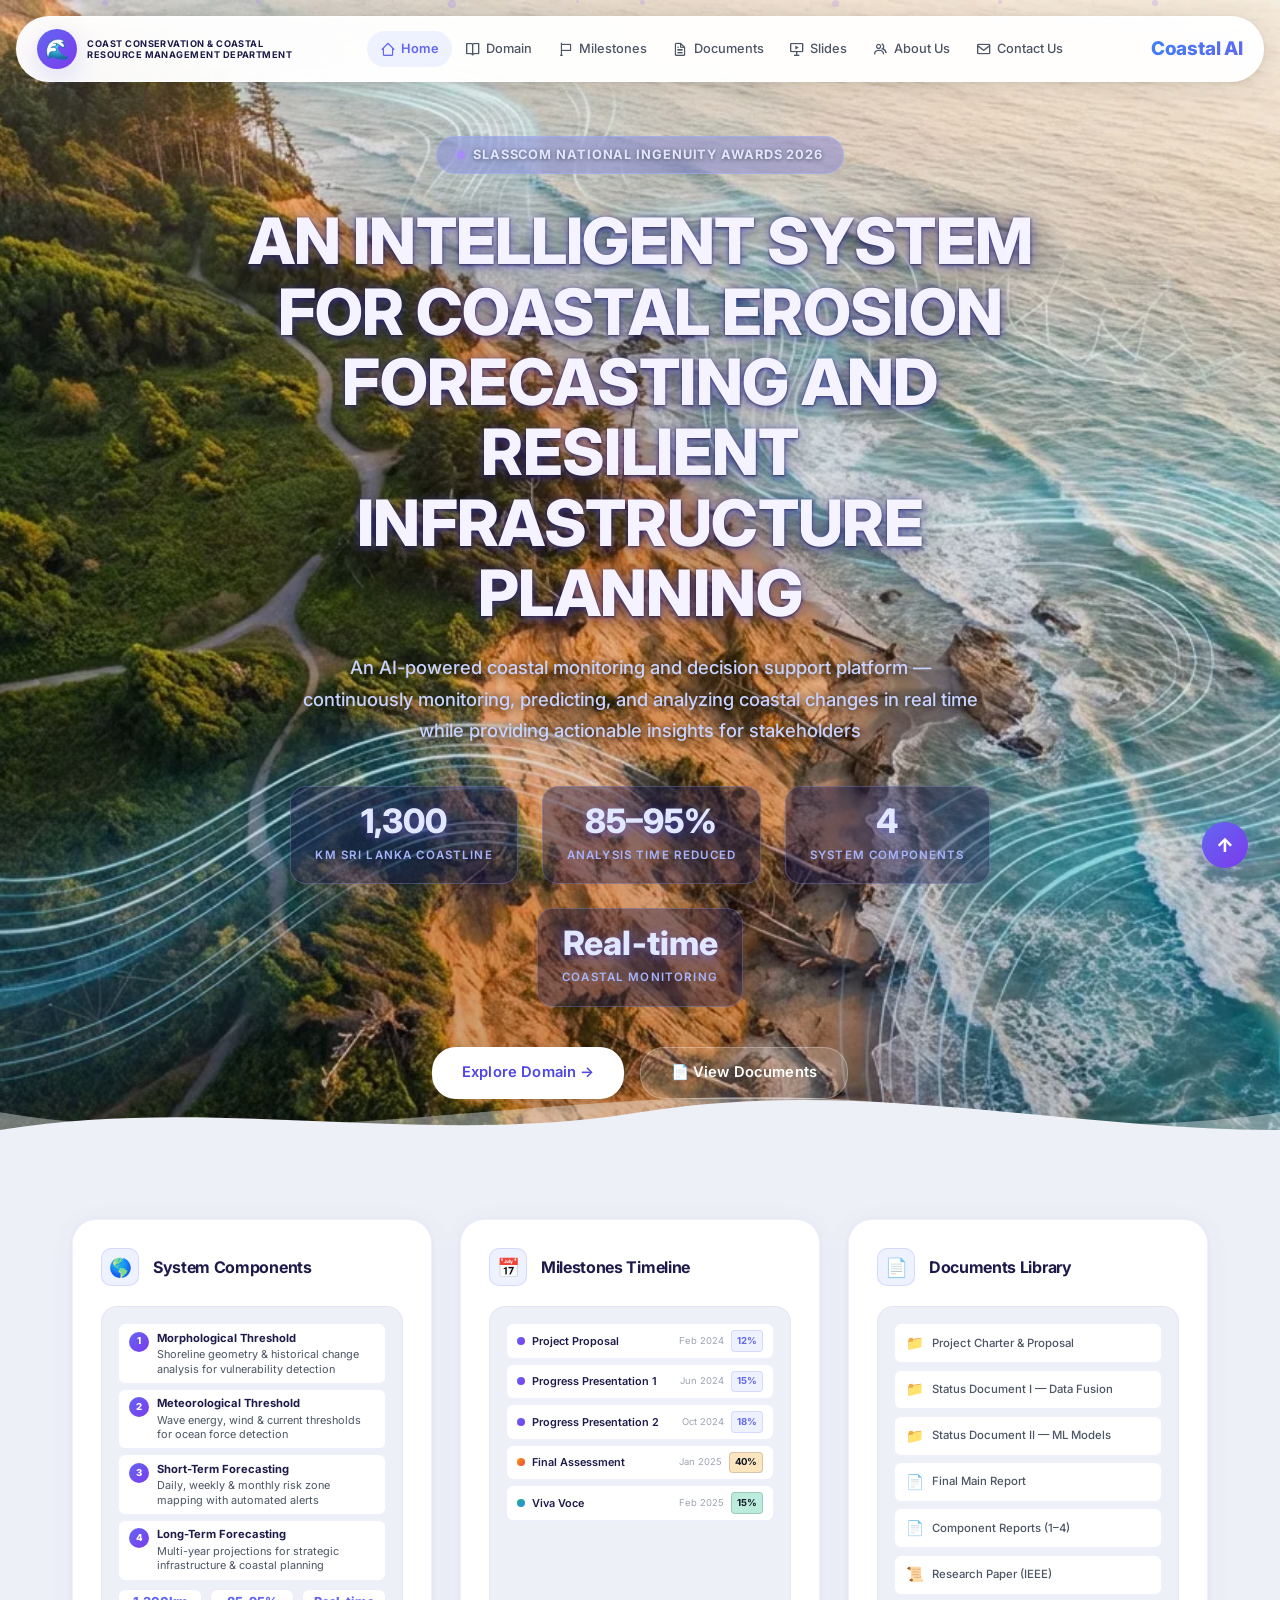
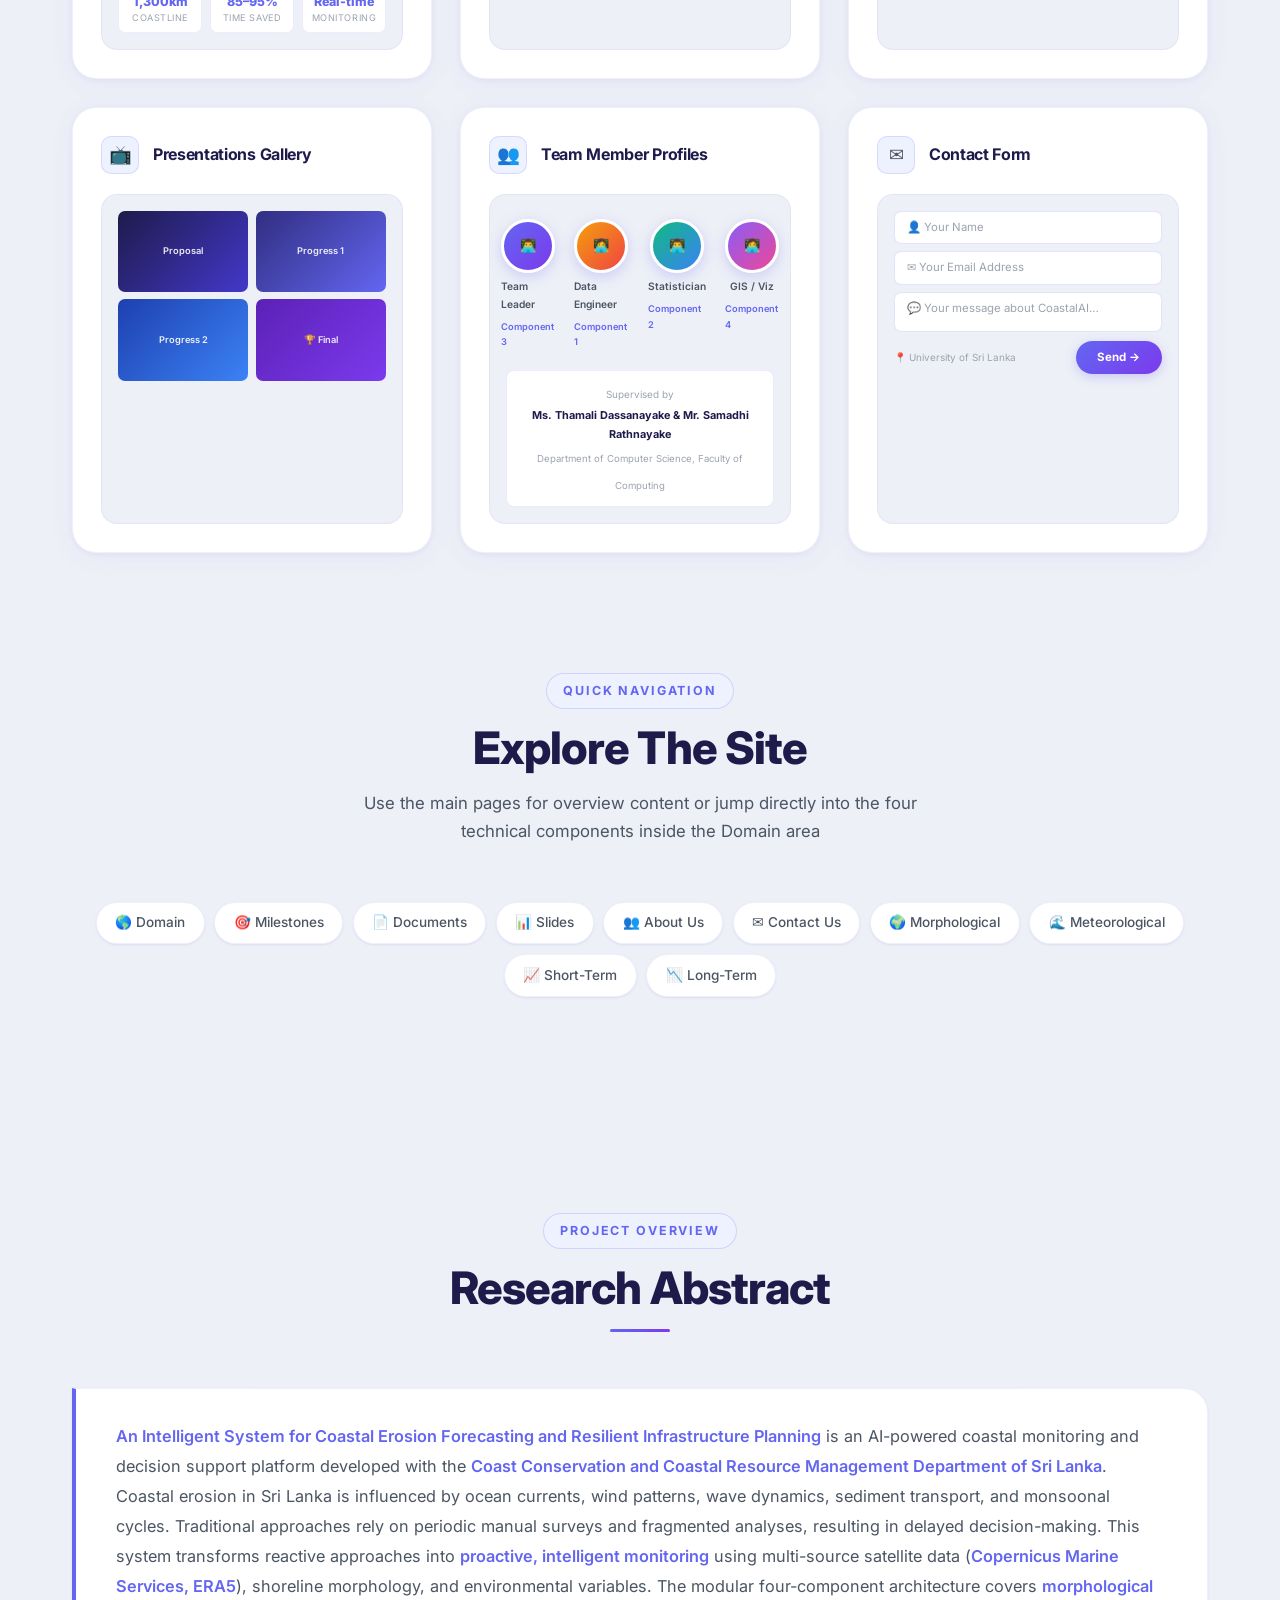
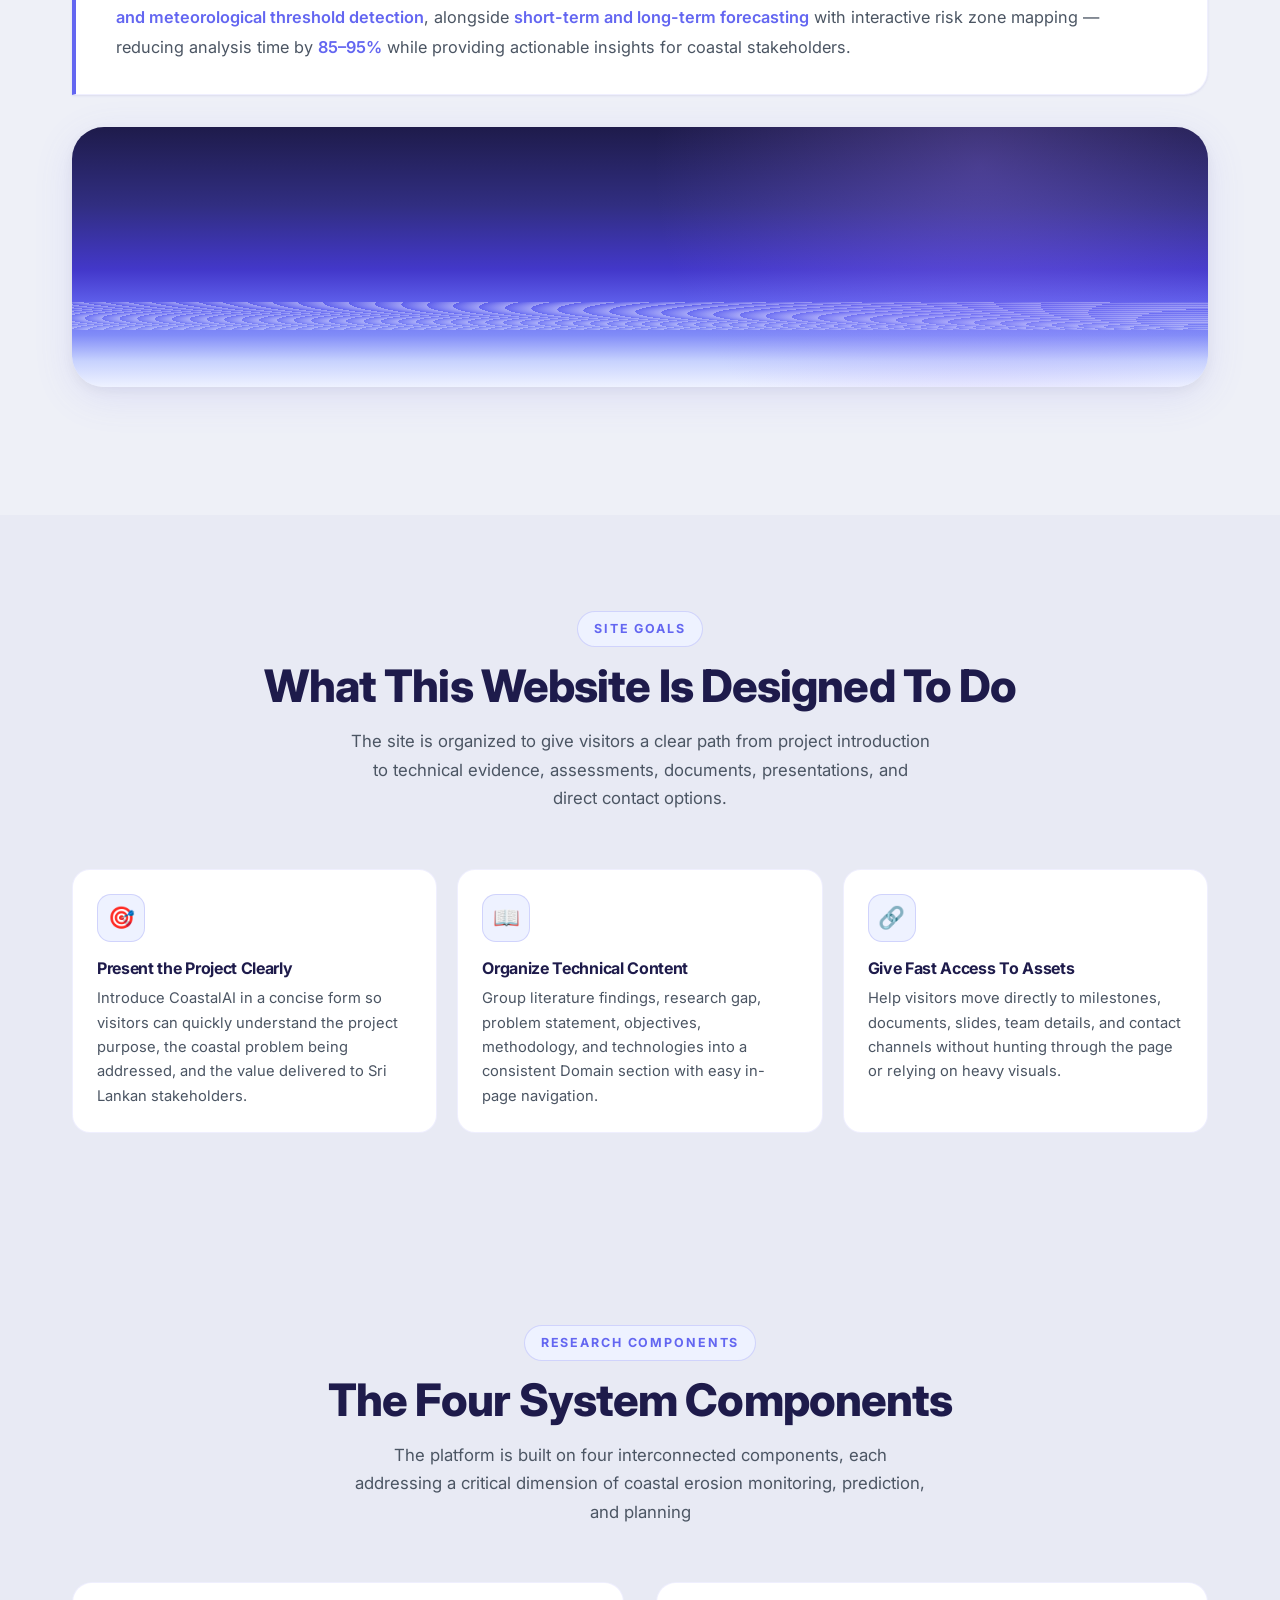
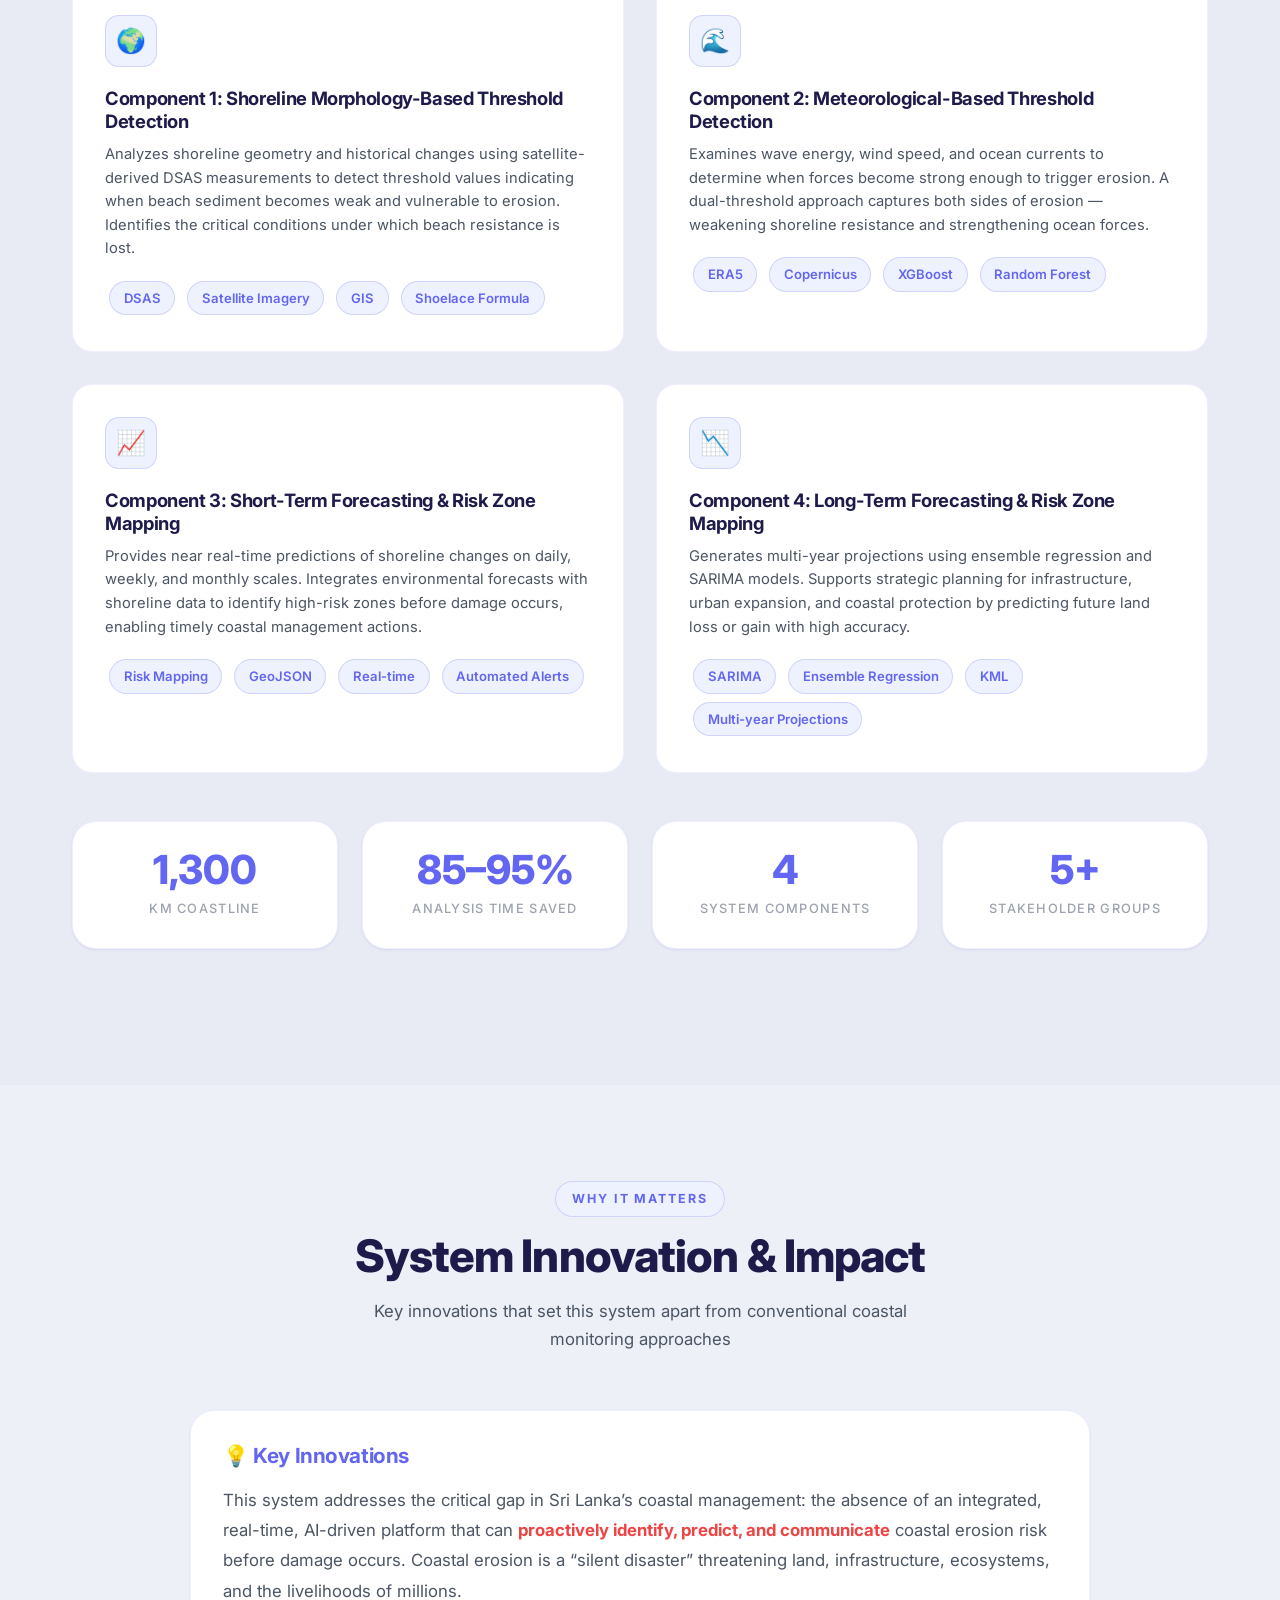
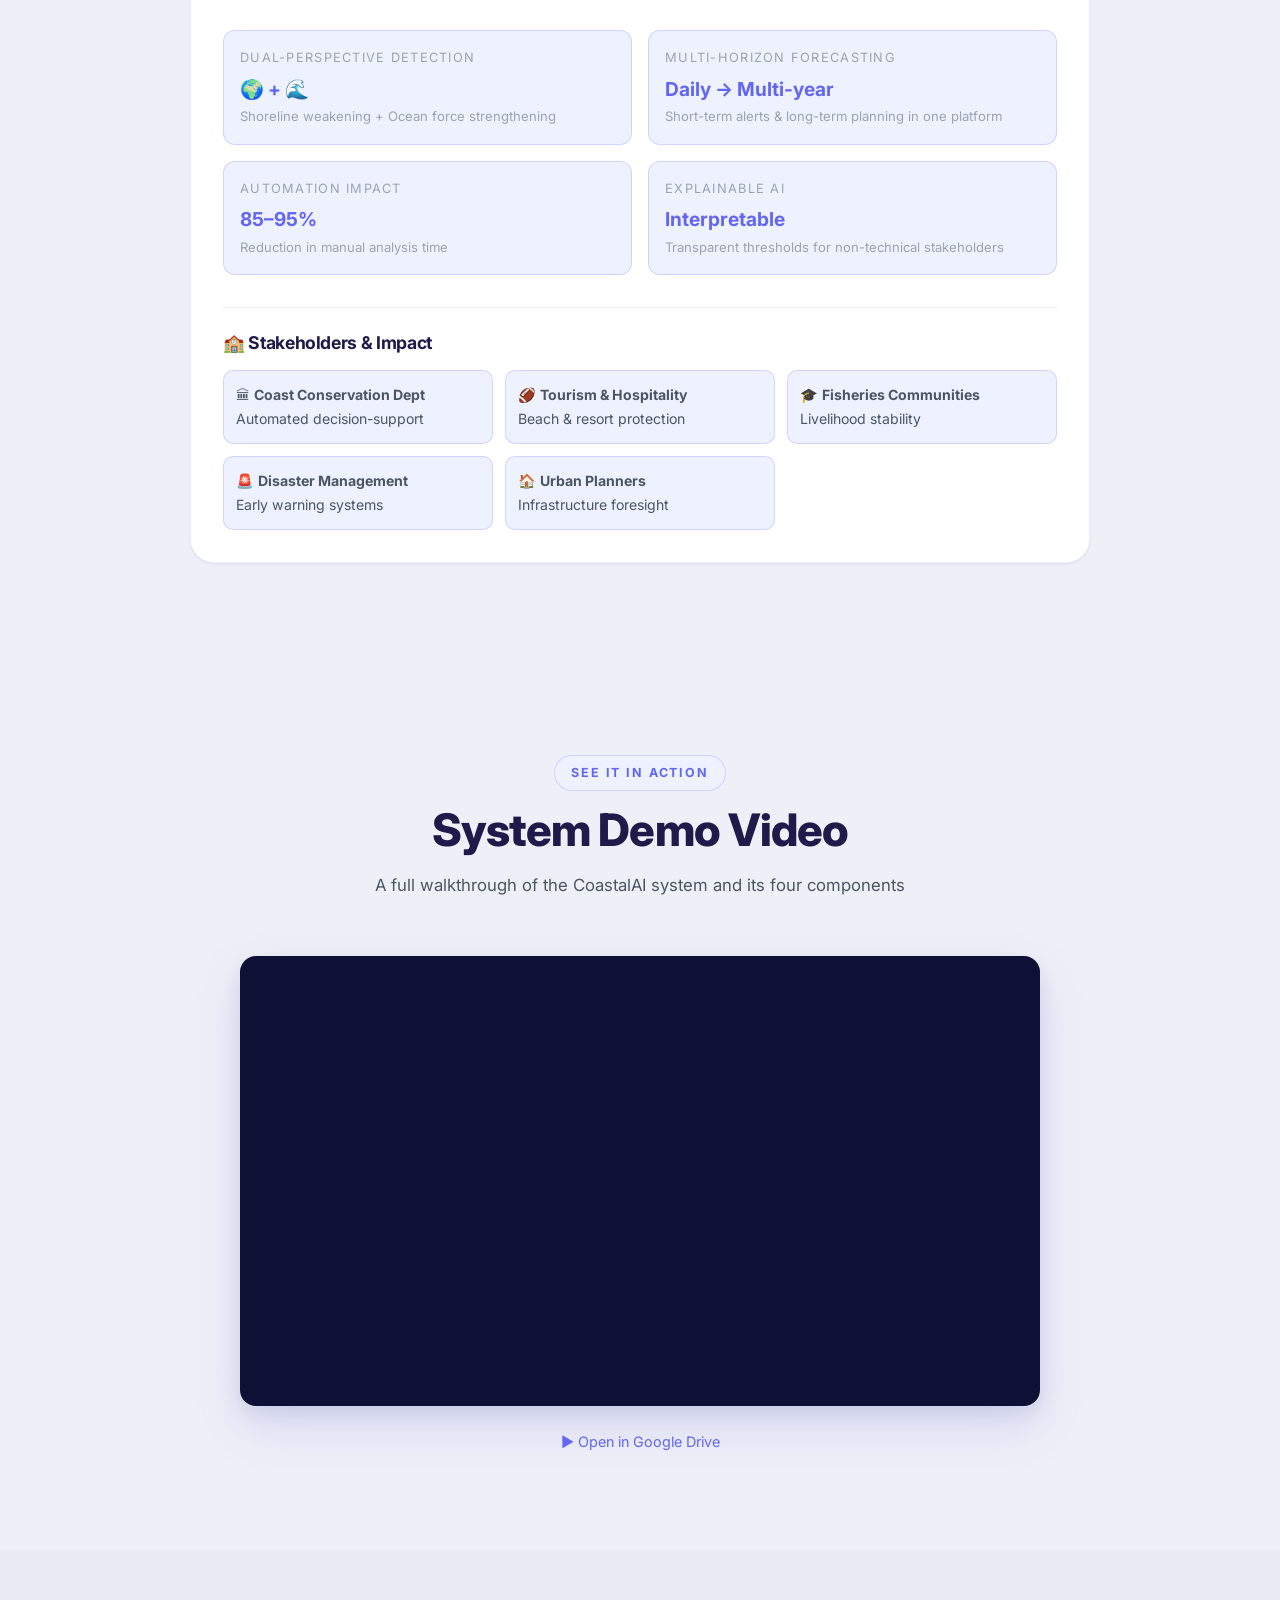
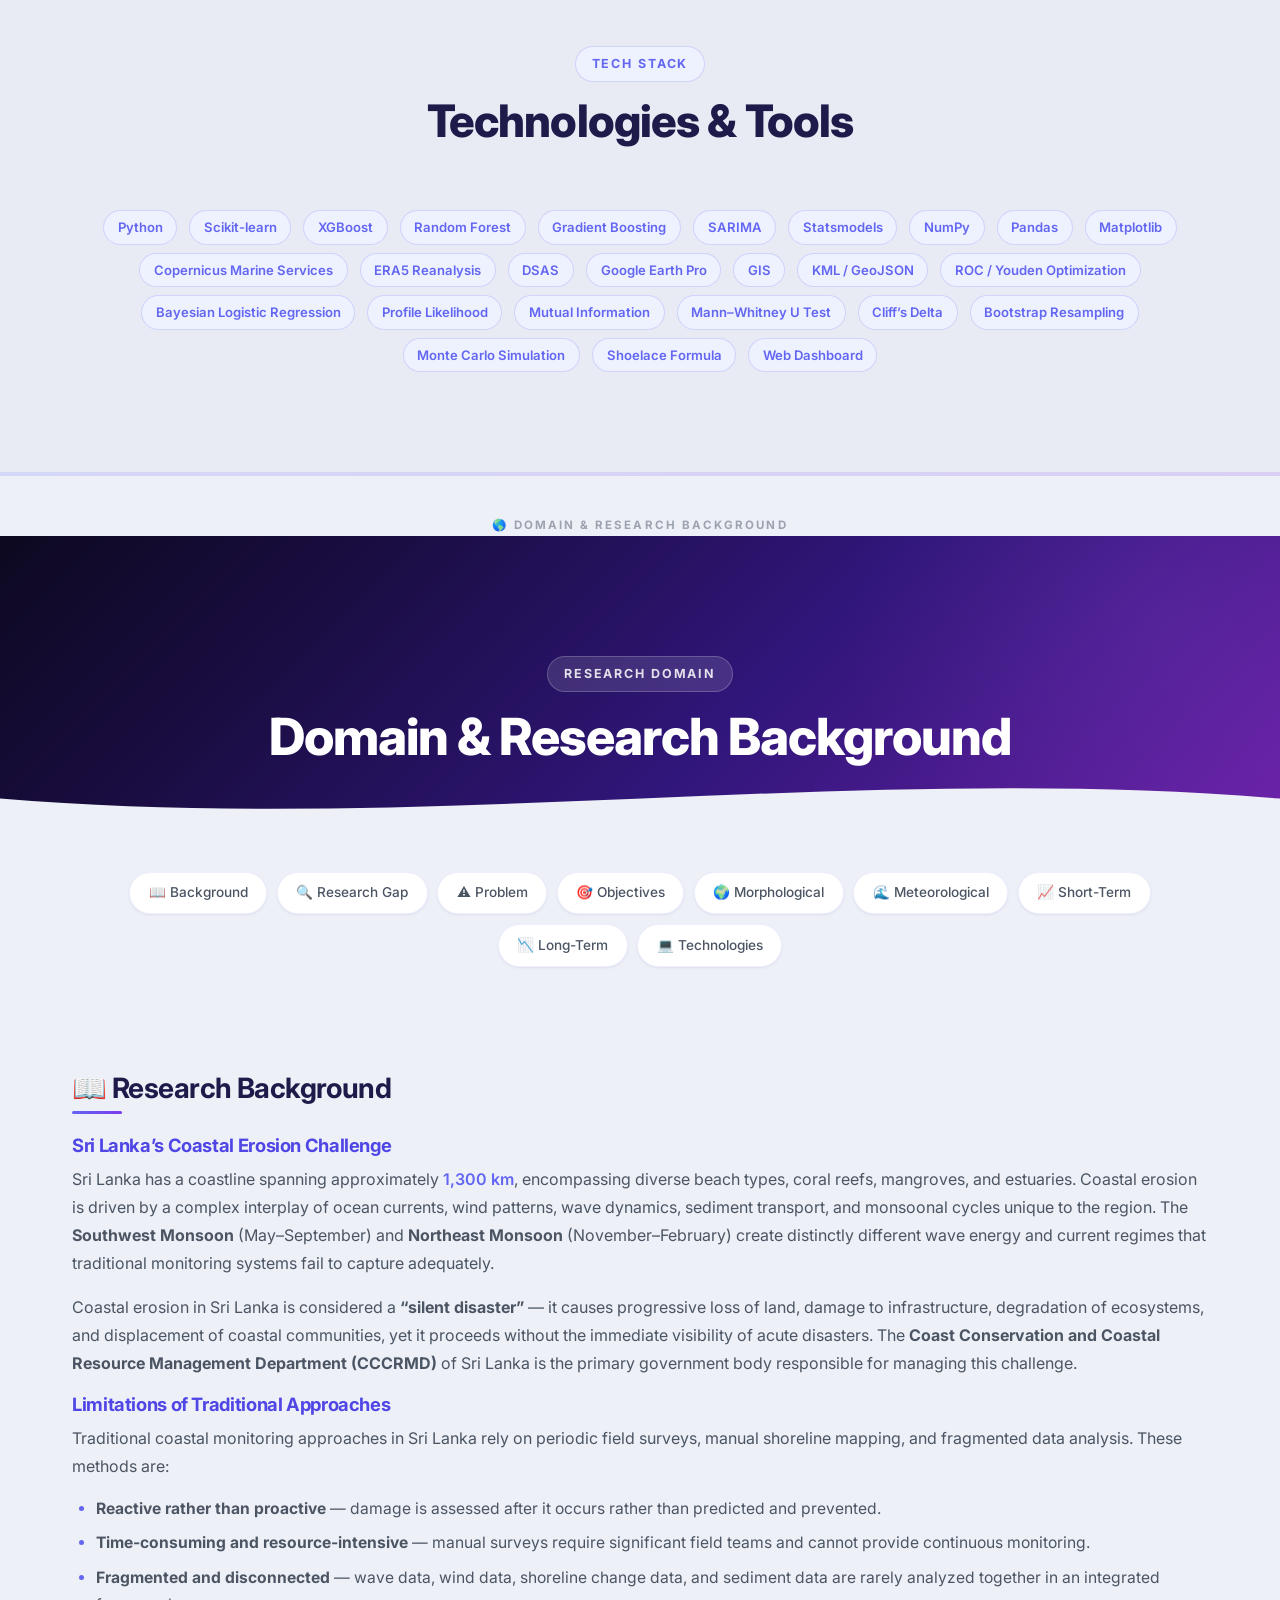
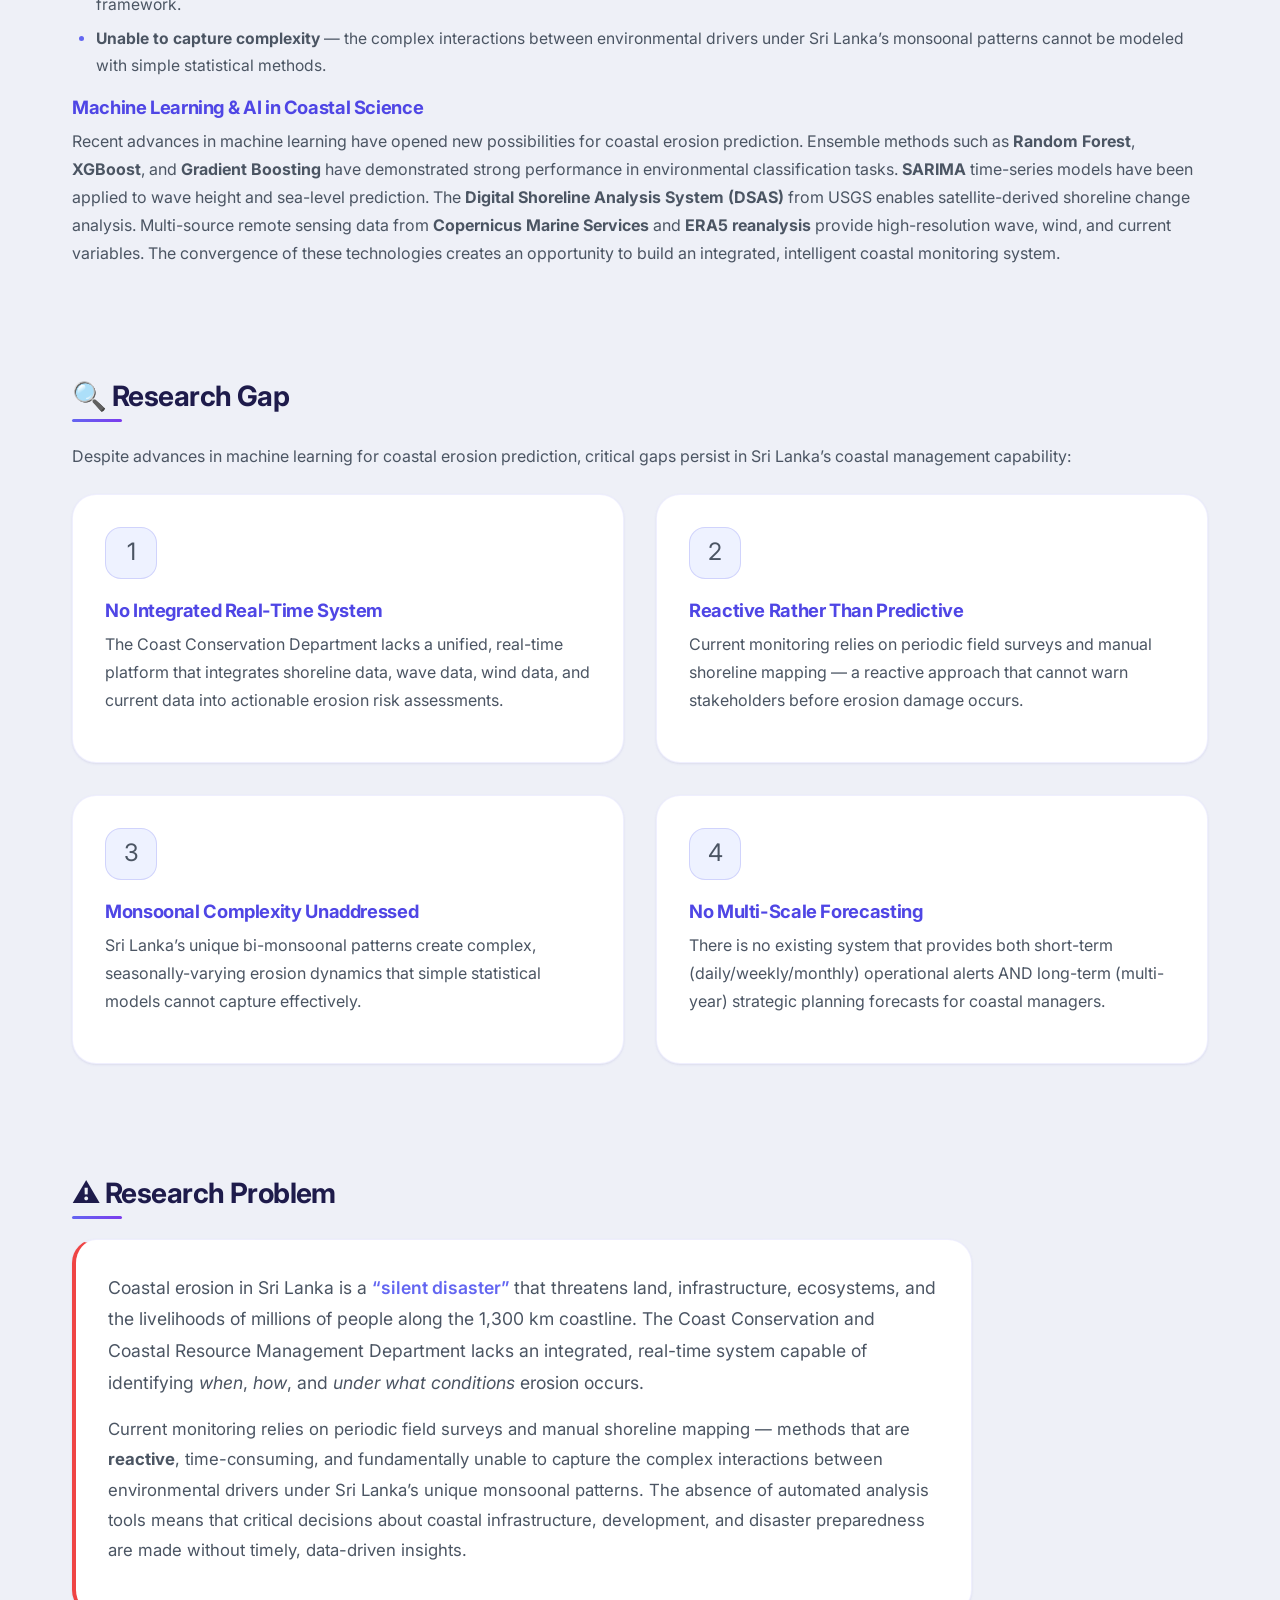
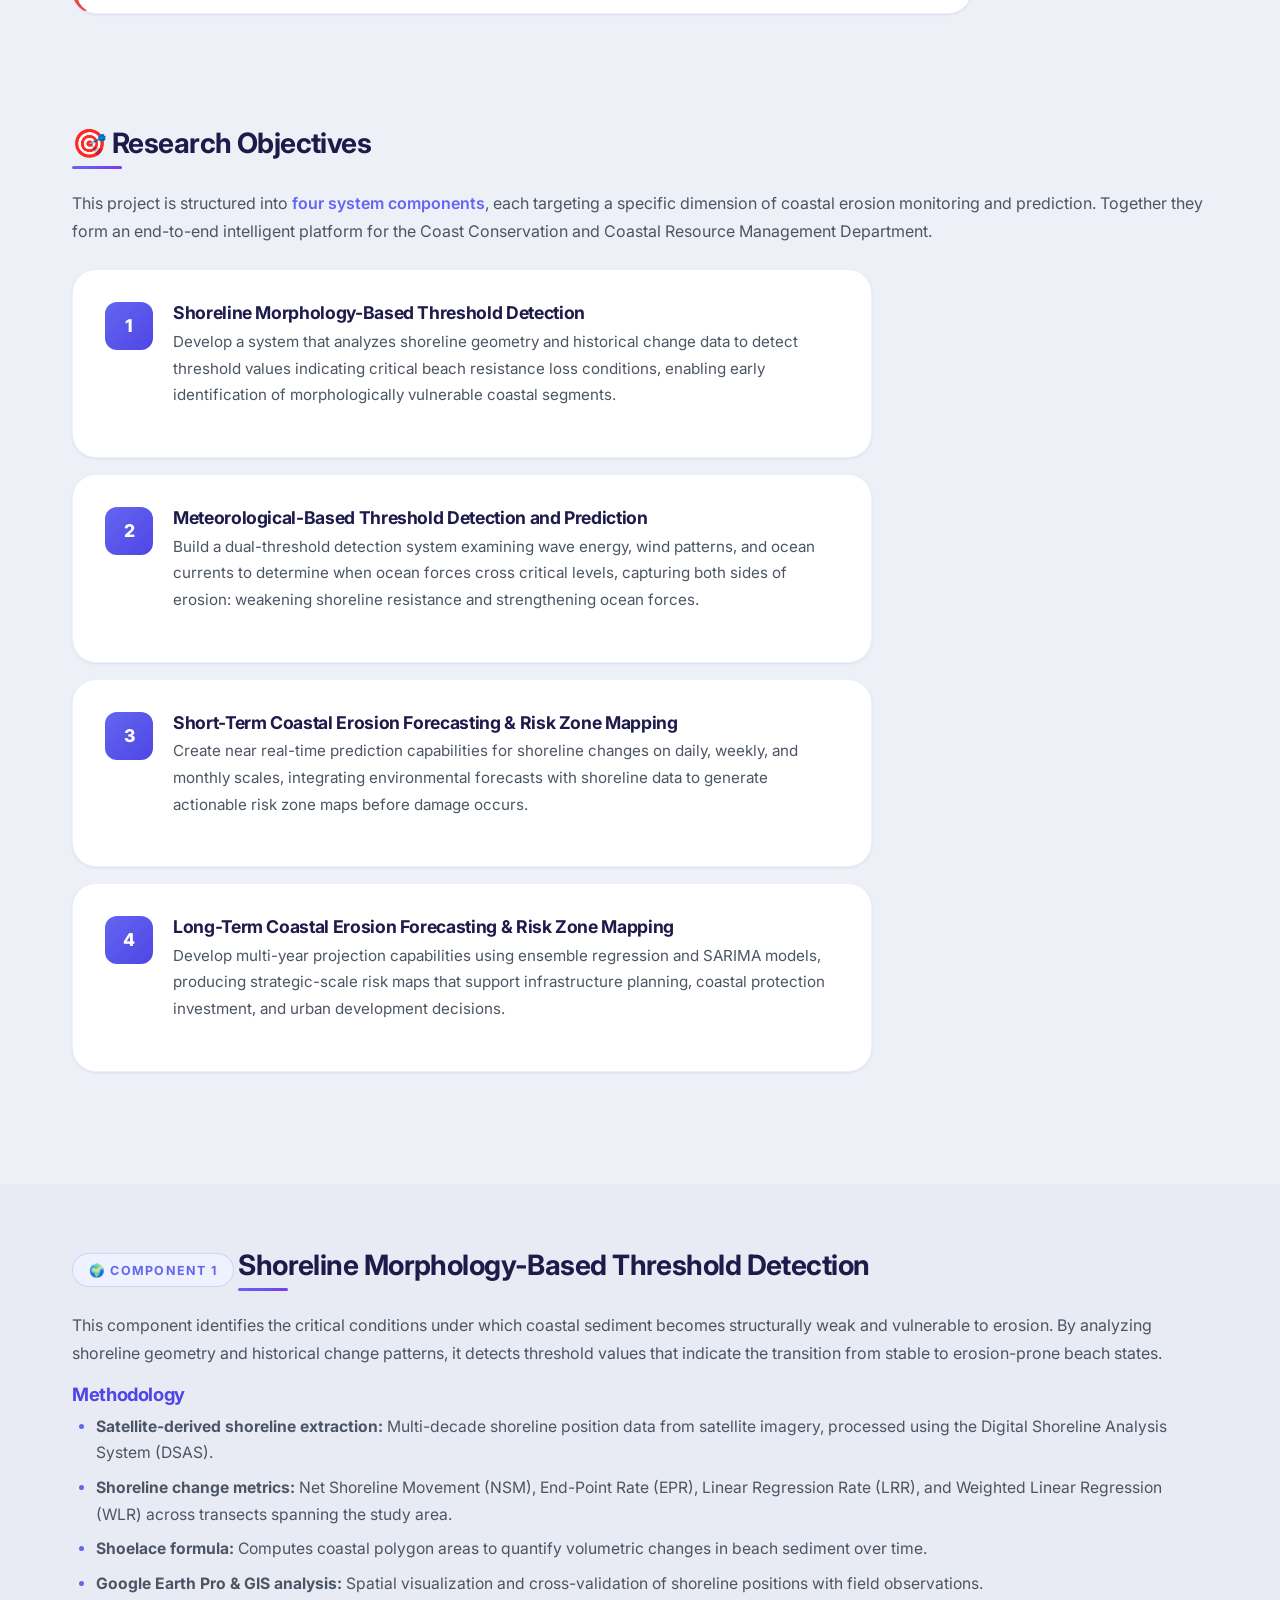
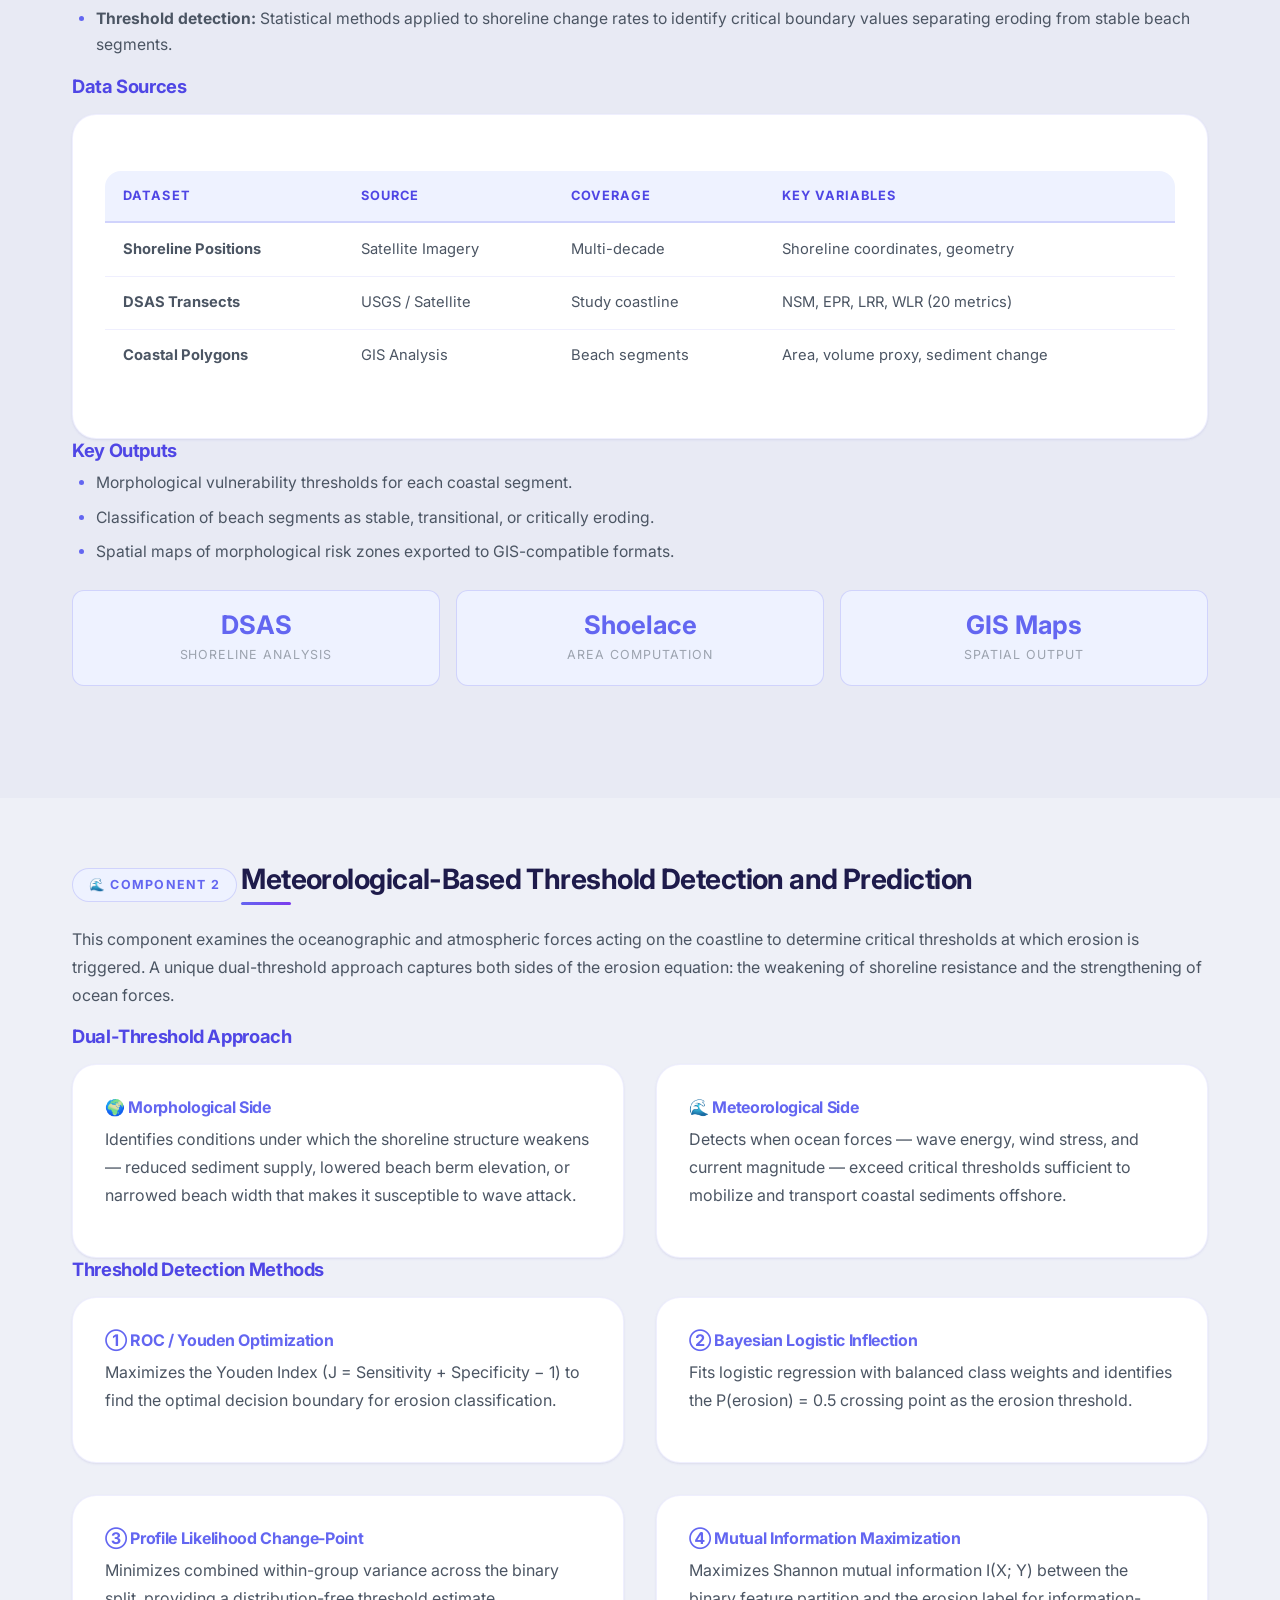
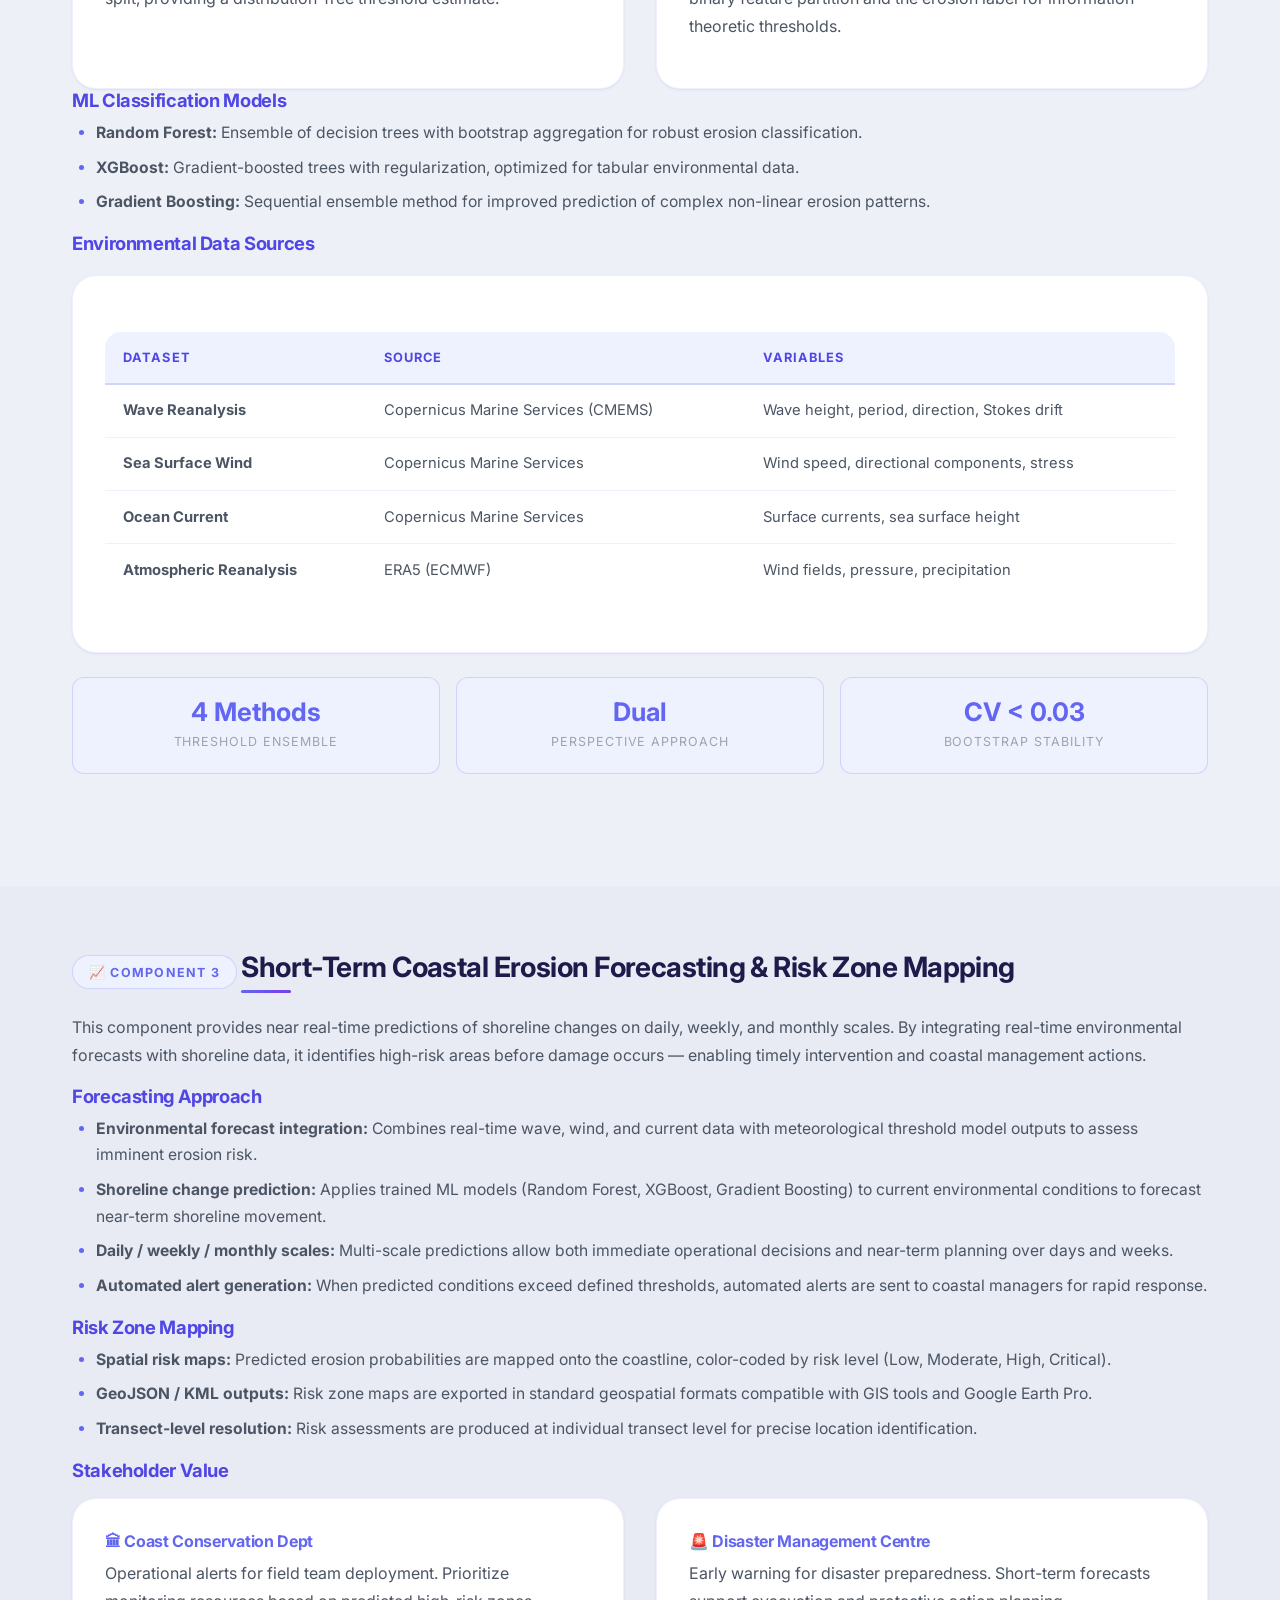
<file: home.html>
﻿<!DOCTYPE html>
<html lang="en">
<head>
  <meta charset="UTF-8">
  <meta name="viewport" content="width=device-width, initial-scale=1.0">
  <title>CoastalAI &ndash; Intelligent System for Coastal Erosion Forecasting &amp; Resilient Infrastructure Planning</title>
  <meta name="description" content="An AI-powered coastal monitoring and decision support platform developed with the Coast Conservation &amp; Coastal Resource Management Department of Sri Lanka. Continuously monitoring, predicting, and analyzing coastal changes with actionable insights.">
  <link rel="preload" as="image" href="images/hero-bg.webp" type="image/webp">
  <link rel="stylesheet" href="css/style.css">
  <link rel="stylesheet" href="https://unpkg.com/boxicons@2.1.4/css/boxicons.min.css">
  <style>
    /* ===== PAGE SECTION DIVIDERS ===== */
    .page-section-divider {
      width: 100%;
      height: 4px;
      background: var(--gradient-teal);
      opacity: 0.18;
    }

    /* ===== FEATURE CARDS (Home) ===== */
    .feature-highlight {
      display: grid;
      grid-template-columns: repeat(2, 1fr);
      gap: 2rem;
      margin: 3rem 0;
    }
    @media (max-width: 768px) { .feature-highlight { grid-template-columns: 1fr; } }
    .feature-card {
      position: relative;
      padding: 2rem;
      border-radius: 20px;
      background: var(--surface-white);
      border: 1px solid var(--border-light);
      overflow: hidden;
      transition: var(--ease-smooth);
    }
    .feature-card::before {
      content: '';
      position: absolute;
      top: 0; left: 0; right: 0;
      height: 3px;
      background: var(--gradient-teal);
      opacity: 0;
      transition: opacity 0.4s ease;
    }
    .feature-card:hover::before { opacity: 1; }
    .feature-card:hover { transform: translateY(-6px); box-shadow: var(--shadow-card-hover); }
    .feature-card .fc-icon {
      width: 52px; height: 52px;
      background: var(--teal-50);
      border: 1px solid var(--border-teal);
      border-radius: 14px;
      display: flex; align-items: center; justify-content: center;
      font-size: 1.5rem;
      margin-bottom: 1.25rem;
    }
    .feature-card h3 {
      font-family: var(--font-body);
      font-size: 1.15rem;
      font-weight: 700;
      color: var(--text-heading);
      margin-bottom: 0.6rem;
    }
    .feature-card p { font-size: 0.92rem; color: var(--text-body); line-height: 1.6; }

    .discovery-card { max-width: 900px; margin: 0 auto; }
    .discovery-card h3 { color: var(--teal); margin-bottom: 1rem; font-size: 1.3rem; }
    .stat-grid { display: grid; grid-template-columns: repeat(2, 1fr); gap: 1rem; margin-top: 1.5rem; }
    .stat-item { padding: 1rem; background: var(--teal-50); border: 1px solid var(--border-teal); border-radius: 12px; }
    .stat-item .stat-name { font-size: 0.8rem; color: var(--text-muted); text-transform: uppercase; letter-spacing: 0.1em; margin-bottom: 0.25rem; }
    .stat-item .stat-val { font-size: 1.2rem; font-weight: 700; color: var(--teal); }
    .stat-item .stat-p { font-size: 0.82rem; color: var(--text-muted); }
    @media (max-width: 768px) { .stat-grid { grid-template-columns: 1fr; } }

    .goal-grid {
      display: grid;
      grid-template-columns: repeat(3, minmax(0, 1fr));
      gap: 1.25rem;
      margin-top: 2rem;
    }
    .goal-card {
      padding: 1.5rem;
      border-radius: 18px;
      background: var(--surface-white);
      border: 1px solid var(--border-light);
      box-shadow: var(--shadow-card);
    }
    .goal-card h3 {
      font-size: 1rem;
      color: var(--text-heading);
      margin-bottom: 0.55rem;
    }
    .goal-card p {
      font-size: 0.92rem;
      line-height: 1.65;
      color: var(--text-body);
    }
    .goal-card .goal-icon {
      width: 48px;
      height: 48px;
      display: inline-flex;
      align-items: center;
      justify-content: center;
      border-radius: 14px;
      margin-bottom: 1rem;
      background: var(--teal-50);
      border: 1px solid var(--border-teal);
      font-size: 1.35rem;
    }
    .email-template {
      margin-top: 1.5rem;
      padding: 1rem 1.1rem;
      border-radius: 14px;
      background: rgba(13, 148, 136, 0.06);
      border: 1px solid rgba(13, 148, 136, 0.14);
    }
    .email-template h4 {
      font-size: 0.95rem;
      color: var(--text-heading);
      margin-bottom: 0.55rem;
    }
    .email-template p {
      font-size: 0.88rem;
      color: var(--text-body);
      margin-bottom: 0.4rem;
    }
    .email-template code {
      display: block;
      white-space: pre-line;
      font-family: var(--font-body);
      font-size: 0.86rem;
      line-height: 1.7;
      color: var(--text-muted);
    }
    @media (max-width: 900px) { .goal-grid { grid-template-columns: 1fr; } }

    /* ===== DOMAIN PAGE ===== */
    .component-badge {
      display: inline-flex;
      align-items: center;
      gap: 0.4rem;
      padding: 0.35rem 1rem;
      background: var(--teal-50);
      border: 1px solid var(--border-teal);
      border-radius: 50px;
      font-size: 0.78rem;
      font-weight: 700;
      color: var(--teal);
      text-transform: uppercase;
      letter-spacing: 0.1em;
      margin-bottom: 0.75rem;
    }
    .result-highlight {
      display: grid;
      grid-template-columns: repeat(3, 1fr);
      gap: 1rem;
      margin: 1.5rem 0;
    }
    .result-highlight .rh-item {
      text-align: center;
      padding: 1.25rem 0.75rem;
      background: var(--teal-50);
      border: 1px solid var(--border-teal);
      border-radius: var(--radius-md);
    }
    .rh-item .rh-val { font-family: var(--font-heading); font-size: 1.6rem; font-weight: 700; color: var(--teal); line-height: 1.1; }
    .rh-item .rh-label { font-size: 0.78rem; color: var(--text-muted); text-transform: uppercase; letter-spacing: 0.08em; margin-top: 0.3rem; }
    @media (max-width: 768px) { .result-highlight { grid-template-columns: 1fr; } }

    /* ===== CONTACT MAP PLACEHOLDER ===== */
    .map-placeholder {
      width: 100%;
      height: 200px;
      background: linear-gradient(135deg, rgba(13,148,136,0.06), rgba(12,106,154,0.06));
      border: 1px solid var(--border-light);
      border-radius: 14px;
      display: flex;
      align-items: center;
      justify-content: center;
      color: var(--text-muted);
      font-size: 0.9rem;
      margin-top: 1.5rem;
    }

    /* ===== STICKY NAV HIGHLIGHT ===== */
    .nav-links a.active-section { color: var(--teal); background: var(--teal-50); }
    .nav-links a.active-section::after { width: 50%; }

    /* ===== SECTION ANCHOR LABELS ===== */
    .page-anchor-label {
      display: block;
      text-align: center;
      padding: 2.5rem 0 0;
      font-size: 0.72rem;
      font-weight: 700;
      color: var(--text-muted);
      text-transform: uppercase;
      letter-spacing: 0.18em;
    }
  </style>
</head>
<body>

  <!-- ================================================================
       NAVIGATION
       ================================================================ -->
  <nav class="navbar" id="navbar">
    <div class="container">
      <!-- Left: Logo + Dept Name -->
      <a href="#home" class="nav-brand">
        <div class="brand-icon">&#x1F30A;</div>
        <div class="brand-dept">
          <span>Coast Conservation &amp; Coastal</span>
          <span>Resource Management Department</span>
        </div>
      </a>

      <button class="nav-toggle" id="navToggle" aria-label="Toggle navigation">
        <span></span><span></span><span></span>
      </button>

      <!-- Center: Nav Links with icons -->
      <ul class="nav-links" id="navLinks">
        <li><a href="#home" data-section="home"><i class='bx bx-home-alt-2'></i>Home</a></li>
        <li><a href="#domain" data-section="domain"><i class='bx bx-book-open'></i>Domain</a></li>
        <li><a href="#milestones" data-section="milestones"><i class='bx bx-flag'></i>Milestones</a></li>
        <li><a href="#documents" data-section="documents"><i class='bx bx-file'></i>Documents</a></li>
        <li><a href="#slides" data-section="slides"><i class='bx bx-slideshow'></i>Slides</a></li>
        <li><a href="#about" data-section="about"><i class='bx bx-group'></i>About Us</a></li>
        <li><a href="#contact" data-section="contact"><i class='bx bx-envelope'></i>Contact Us</a></li>
      </ul>

      <!-- Right: Brand name -->
      <a href="#home" class="nav-coastal-brand">Coastal AI</a>
    </div>
  </nav>

  <!-- ================================================================
       HOME PAGE
       ================================================================ -->
  <section id="home">

    <!-- HERO -->
    <section class="hero" id="hero-top">
      <div class="floating-particles">
        <div class="particle"></div><div class="particle"></div><div class="particle"></div>
        <div class="particle"></div><div class="particle"></div><div class="particle"></div>
        <div class="particle"></div><div class="particle"></div>
      </div>
      <div class="hero-content">
        <div class="hero-badge">
          <span class="pulse-dot"></span>
          SLASSCOM National Ingenuity Awards 2026
        </div>
        <h1>An Intelligent System for Coastal Erosion Forecasting and Resilient Infrastructure Planning</h1>
        <p class="hero-subtitle">
          An AI-powered coastal monitoring and decision support platform &mdash; continuously monitoring, predicting, and analyzing coastal changes in real time while providing actionable insights for stakeholders
        </p>
        <div class="hero-stats">
          <div class="hero-stat">
            <span class="stat-number">1,300</span>
            <span class="stat-label">km Sri Lanka Coastline</span>
          </div>
          <div class="hero-stat">
            <span class="stat-number">85&ndash;95%</span>
            <span class="stat-label">Analysis Time Reduced</span>
          </div>
          <div class="hero-stat">
            <span class="stat-number">4</span>
            <span class="stat-label">System Components</span>
          </div>
          <div class="hero-stat">
            <span class="stat-number">Real&#8209;time</span>
            <span class="stat-label">Coastal Monitoring</span>
          </div>
        </div>
        <div class="hero-cta">
          <a href="#domain" class="btn btn-primary">Explore Domain &#8594;</a>
          <a href="#documents" class="btn btn-secondary">&#128196; View Documents</a>
        </div>
      </div>
      <div class="hero-wave">
        <svg viewBox="0 0 1440 120" preserveAspectRatio="none">
          <path d="M0,60 C360,120 720,0 1080,60 C1260,90 1440,60 1440,60 L1440,120 L0,120 Z" fill="rgba(248,250,251,0.4)"/>
          <path d="M0,80 C240,40 480,100 720,60 C960,20 1200,80 1440,80 L1440,120 L0,120 Z" fill="#eef0f7"/>
        </svg>
      </div>
    </section>

    <!-- OVERVIEW DASHBOARD CARDS -->
    <section class="overview-section">
      <div class="container">
        <div class="overview-grid">

          <!-- System Components -->
          <a href="#domain" class="overview-card">
            <div class="ov-header">
              <div class="ov-icon">&#127758;</div>
              <h3>System Components</h3>
            </div>
            <div class="ov-preview">
              <div class="ovc-list">
                <div class="ovc-item">
                  <div class="ovc-num">1</div>
                  <div class="ovc-text"><strong>Morphological Threshold</strong>Shoreline geometry &amp; historical change analysis for vulnerability detection</div>
                </div>
                <div class="ovc-item">
                  <div class="ovc-num">2</div>
                  <div class="ovc-text"><strong>Meteorological Threshold</strong>Wave energy, wind &amp; current thresholds for ocean force detection</div>
                </div>
                <div class="ovc-item">
                  <div class="ovc-num">3</div>
                  <div class="ovc-text"><strong>Short-Term Forecasting</strong>Daily, weekly &amp; monthly risk zone mapping with automated alerts</div>
                </div>
                <div class="ovc-item">
                  <div class="ovc-num">4</div>
                  <div class="ovc-text"><strong>Long-Term Forecasting</strong>Multi-year projections for strategic infrastructure &amp; coastal planning</div>
                </div>
              </div>
              <div class="ovc-stat-row">
                <div class="ovc-stat"><span class="csv">1,300km</span><span class="csl">Coastline</span></div>
                <div class="ovc-stat"><span class="csv">85&ndash;95%</span><span class="csl">Time Saved</span></div>
                <div class="ovc-stat"><span class="csv">Real-time</span><span class="csl">Monitoring</span></div>
              </div>
            </div>
          </a>

          <!-- Milestones Timeline -->
          <a href="#milestones" class="overview-card">
            <div class="ov-header">
              <div class="ov-icon">&#128197;</div>
              <h3>Milestones Timeline</h3>
            </div>
            <div class="ov-preview">
              <div class="ovm-list">
                <div class="ovm-item">
                  <div class="ovm-dot"></div>
                  <div class="ovm-name">Project Proposal</div>
                  <div class="ovm-date">Feb 2024</div>
                  <div class="ovm-pct">12%</div>
                </div>
                <div class="ovm-item">
                  <div class="ovm-dot"></div>
                  <div class="ovm-name">Progress Presentation 1</div>
                  <div class="ovm-date">Jun 2024</div>
                  <div class="ovm-pct">15%</div>
                </div>
                <div class="ovm-item">
                  <div class="ovm-dot"></div>
                  <div class="ovm-name">Progress Presentation 2</div>
                  <div class="ovm-date">Oct 2024</div>
                  <div class="ovm-pct">18%</div>
                </div>
                <div class="ovm-item">
                  <div class="ovm-dot" style="background:linear-gradient(135deg,#f59e0b,#ef4444);"></div>
                  <div class="ovm-name">Final Assessment</div>
                  <div class="ovm-date">Jan 2025</div>
                  <div class="ovm-pct" style="color:#111827;border-color:rgba(17,24,39,0.16);background:rgba(245,158,11,0.26);">40%</div>
                </div>
                <div class="ovm-item">
                  <div class="ovm-dot" style="background:linear-gradient(135deg,#10b981,#3b82f6);"></div>
                  <div class="ovm-name">Viva Voce</div>
                  <div class="ovm-date">Feb 2025</div>
                  <div class="ovm-pct" style="color:#111827;border-color:rgba(17,24,39,0.16);background:rgba(16,185,129,0.28);">15%</div>
                </div>
              </div>
            </div>
          </a>

          <!-- Documents Library -->
          <a href="#documents" class="overview-card">
            <div class="ov-header">
              <div class="ov-icon">&#128196;</div>
              <h3>Documents Library</h3>
            </div>
            <div class="ov-preview">
              <div class="ov-docs">
                <div class="ovd-item"><span class="ovd-icon">&#128193;</span>Project Charter &amp; Proposal</div>
                <div class="ovd-item"><span class="ovd-icon">&#128193;</span>Status Document I &mdash; Data Fusion</div>
                <div class="ovd-item"><span class="ovd-icon">&#128193;</span>Status Document II &mdash; ML Models</div>
                <div class="ovd-item"><span class="ovd-icon">&#128196;</span>Final Main Report</div>
                <div class="ovd-item"><span class="ovd-icon">&#128196;</span>Component Reports (1&ndash;4)</div>
                <div class="ovd-item"><span class="ovd-icon">&#128220;</span>Research Paper (IEEE)</div>
              </div>
            </div>
          </a>

          <!-- Presentations Gallery -->
          <a href="#slides" class="overview-card">
            <div class="ov-header">
              <div class="ov-icon">&#128250;</div>
              <h3>Presentations Gallery</h3>
            </div>
            <div class="ov-preview">
              <div class="ov-slides">
                <div class="ovs-row">
                  <div class="ovs-thumb">
                    <div class="ovs-inner" style="background:linear-gradient(135deg,#1e1b4b,#4338ca)">Proposal</div>
                    <span class="ovs-label">Proposal Presentation</span>
                    <span class="ovs-date">Feb 2024</span>
                  </div>
                  <div class="ovs-thumb">
                    <div class="ovs-inner" style="background:linear-gradient(135deg,#312e81,#6366f1)">Progress 1</div>
                    <span class="ovs-label">Progress Presentation 1</span>
                    <span class="ovs-date">Jun 2024</span>
                  </div>
                </div>
                <div class="ovs-row">
                  <div class="ovs-thumb">
                    <div class="ovs-inner" style="background:linear-gradient(135deg,#1e40af,#3b82f6)">Progress 2</div>
                    <span class="ovs-label">Progress Presentation 2</span>
                    <span class="ovs-date">Oct 2024</span>
                  </div>
                  <div class="ovs-thumb">
                    <div class="ovs-inner" style="background:linear-gradient(135deg,#5b21b6,#7c3aed)">&#127942; Final</div>
                    <span class="ovs-label">Final Presentation</span>
                    <span class="ovs-date">Jan 2025</span>
                  </div>
                </div>
              </div>
            </div>
          </a>

          <!-- Team Member Profiles -->
          <a href="#about" class="overview-card">
            <div class="ov-header">
              <div class="ov-icon">&#128101;</div>
              <h3>Team Member Profiles</h3>
            </div>
            <div class="ov-preview">
              <div class="ov-team">
                <div class="ovt-member">
                  <div class="ovt-avatar">&#128104;&#8205;&#128187;</div>
                  <small>Team Leader</small>
                  <small style="color:var(--primary);font-size:0.58rem;">Component 3</small>
                </div>
                <div class="ovt-member">
                  <div class="ovt-avatar ovt-av2">&#128105;&#8205;&#128187;</div>
                  <small>Data Engineer</small>
                  <small style="color:var(--primary);font-size:0.58rem;">Component 1</small>
                </div>
                <div class="ovt-member">
                  <div class="ovt-avatar ovt-av3">&#128104;&#8205;&#128187;</div>
                  <small>Statistician</small>
                  <small style="color:var(--primary);font-size:0.58rem;">Component 2</small>
                </div>
                <div class="ovt-member">
                  <div class="ovt-avatar ovt-av4">&#128105;&#8205;&#128187;</div>
                  <small>GIS / Viz</small>
                  <small style="color:var(--primary);font-size:0.58rem;">Component 4</small>
                </div>
              </div>
              <div style="margin-top:0.75rem;padding:0.5rem 0.65rem;background:white;border:1px solid rgba(99,102,241,0.12);border-radius:8px;text-align:center;">
                <span style="font-size:0.62rem;color:var(--text-muted);">Supervised by</span>
                <span style="font-size:0.68rem;font-weight:700;color:var(--text-heading);display:block;">Ms. Thamali Dassanayake &amp; Mr. Samadhi Rathnayake</span>
                <span style="font-size:0.60rem;color:var(--text-muted);">Department of Computer Science, Faculty of Computing</span>
              </div>
            </div>
          </a>

          <!-- Contact Form -->
          <a href="#contact" class="overview-card">
            <div class="ov-header">
              <div class="ov-icon">&#9993;</div>
              <h3>Contact Form</h3>
            </div>
            <div class="ov-preview">
              <div class="ov-form">
                <div class="ovf-input">&#128100; Your Name</div>
                <div class="ovf-input">&#9993; Your Email Address</div>
                <div class="ovf-textarea" style="padding-top:0.38rem;">&#128172; Your message about CoastalAI&hellip;</div>
                <div style="display:flex;justify-content:space-between;align-items:center;margin-top:0.15rem;">
                  <span style="font-size:0.62rem;color:var(--text-muted);">&#128205; University of Sri Lanka</span>
                  <div class="ovf-btn">Send &#8594;</div>
                </div>
              </div>
            </div>
          </a>

        </div>
      </div>
    </section>

    <!-- QUICK NAVIGATION -->
    <section class="section" style="padding-top: 2rem;">
      <div class="container">
        <div class="section-header">
          <span class="section-label">Quick Navigation</span>
          <h2 class="section-title">Explore The Site</h2>
          <p class="section-desc">Use the main pages for overview content or jump directly into the four technical components inside the Domain area</p>
        </div>
        <div class="quick-nav">
          <a href="#domain">&#127758; Domain</a>
          <a href="#milestones">&#127919; Milestones</a>
          <a href="#documents">&#128196; Documents</a>
          <a href="#slides">&#128202; Slides</a>
          <a href="#about">&#128101; About Us</a>
          <a href="#contact">&#9993; Contact Us</a>
          <a href="#morphological-threshold">&#127757; Morphological</a>
          <a href="#meteorological-threshold">&#127754; Meteorological</a>
          <a href="#short-term-forecasting">&#128200; Short-Term</a>
          <a href="#long-term-forecasting">&#128201; Long-Term</a>
        </div>
      </div>
    </section>

    <!-- ABSTRACT -->
    <section class="section">
      <div class="container">
        <div class="section-header">
          <span class="section-label">Project Overview</span>
          <h2 class="section-title">Research Abstract</h2>
          <div class="glow-line"></div>
        </div>
        <div class="abstract-box">
          <strong>An Intelligent System for Coastal Erosion Forecasting and Resilient Infrastructure Planning</strong> is an AI-powered coastal monitoring and decision support platform developed with the <strong>Coast Conservation and Coastal Resource Management Department of Sri Lanka</strong>. Coastal erosion in Sri Lanka is influenced by ocean currents, wind patterns, wave dynamics, sediment transport, and monsoonal cycles. Traditional approaches rely on periodic manual surveys and fragmented analyses, resulting in delayed decision-making. This system transforms reactive approaches into <strong>proactive, intelligent monitoring</strong> using multi-source satellite data (<strong>Copernicus Marine Services, ERA5</strong>), shoreline morphology, and environmental variables. The modular four-component architecture covers <strong>morphological and meteorological threshold detection</strong>, alongside <strong>short-term and long-term forecasting</strong> with interactive risk zone mapping &mdash; reducing analysis time by <strong>85&ndash;95%</strong> while providing actionable insights for coastal stakeholders.
        </div>
        <div class="coastal-visual" aria-hidden="true"></div>
      </div>
    </section>

    <section class="section section-alt">
      <div class="container">
        <div class="section-header">
          <span class="section-label">Site Goals</span>
          <h2 class="section-title">What This Website Is Designed To Do</h2>
          <p class="section-desc">The site is organized to give visitors a clear path from project introduction to technical evidence, assessments, documents, presentations, and direct contact options.</p>
        </div>
        <div class="goal-grid">
          <div class="goal-card">
            <div class="goal-icon">&#127919;</div>
            <h3>Present the Project Clearly</h3>
            <p>Introduce CoastalAI in a concise form so visitors can quickly understand the project purpose, the coastal problem being addressed, and the value delivered to Sri Lankan stakeholders.</p>
          </div>
          <div class="goal-card">
            <div class="goal-icon">&#128214;</div>
            <h3>Organize Technical Content</h3>
            <p>Group literature findings, research gap, problem statement, objectives, methodology, and technologies into a consistent Domain section with easy in-page navigation.</p>
          </div>
          <div class="goal-card">
            <div class="goal-icon">&#128279;</div>
            <h3>Give Fast Access To Assets</h3>
            <p>Help visitors move directly to milestones, documents, slides, team details, and contact channels without hunting through the page or relying on heavy visuals.</p>
          </div>
        </div>
      </div>
    </section>

    <!-- 4 RESEARCH COMPONENTS -->
    <section class="section section-alt">
      <div class="container">
        <div class="section-header">
          <span class="section-label">Research Components</span>
          <h2 class="section-title">The Four System Components</h2>
          <p class="section-desc">The platform is built on four interconnected components, each addressing a critical dimension of coastal erosion monitoring, prediction, and planning</p>
        </div>
        <div class="feature-highlight">
          <div class="feature-card">
            <div class="fc-icon">&#127757;</div>
            <h3>Component 1: Shoreline Morphology-Based Threshold Detection</h3>
            <p>Analyzes shoreline geometry and historical changes using satellite-derived DSAS measurements to detect threshold values indicating when beach sediment becomes weak and vulnerable to erosion. Identifies the critical conditions under which beach resistance is lost.</p>
            <div style="margin-top: 1rem;">
              <span class="tech-tag">DSAS</span>
              <span class="tech-tag">Satellite Imagery</span>
              <span class="tech-tag">GIS</span>
              <span class="tech-tag">Shoelace Formula</span>
            </div>
          </div>
          <div class="feature-card">
            <div class="fc-icon">&#127754;</div>
            <h3>Component 2: Meteorological-Based Threshold Detection</h3>
            <p>Examines wave energy, wind speed, and ocean currents to determine when forces become strong enough to trigger erosion. A dual-threshold approach captures both sides of erosion &mdash; weakening shoreline resistance and strengthening ocean forces.</p>
            <div style="margin-top: 1rem;">
              <span class="tech-tag">ERA5</span>
              <span class="tech-tag">Copernicus</span>
              <span class="tech-tag">XGBoost</span>
              <span class="tech-tag">Random Forest</span>
            </div>
          </div>
          <div class="feature-card">
            <div class="fc-icon">&#128200;</div>
            <h3>Component 3: Short-Term Forecasting &amp; Risk Zone Mapping</h3>
            <p>Provides near real-time predictions of shoreline changes on daily, weekly, and monthly scales. Integrates environmental forecasts with shoreline data to identify high-risk zones before damage occurs, enabling timely coastal management actions.</p>
            <div style="margin-top: 1rem;">
              <span class="tech-tag">Risk Mapping</span>
              <span class="tech-tag">GeoJSON</span>
              <span class="tech-tag">Real-time</span>
              <span class="tech-tag">Automated Alerts</span>
            </div>
          </div>
          <div class="feature-card">
            <div class="fc-icon">&#128201;</div>
            <h3>Component 4: Long-Term Forecasting &amp; Risk Zone Mapping</h3>
            <p>Generates multi-year projections using ensemble regression and SARIMA models. Supports strategic planning for infrastructure, urban expansion, and coastal protection by predicting future land loss or gain with high accuracy.</p>
            <div style="margin-top: 1rem;">
              <span class="tech-tag">SARIMA</span>
              <span class="tech-tag">Ensemble Regression</span>
              <span class="tech-tag">KML</span>
              <span class="tech-tag">Multi-year Projections</span>
            </div>
          </div>
        </div>
        <div class="counter-grid">
          <div class="card counter-card">
            <div class="counter-value">1,300</div>
            <div class="counter-label">km Coastline</div>
          </div>
          <div class="card counter-card">
            <div class="counter-value">85&ndash;95%</div>
            <div class="counter-label">Analysis Time Saved</div>
          </div>
          <div class="card counter-card">
            <div class="counter-value">4</div>
            <div class="counter-label">System Components</div>
          </div>
          <div class="card counter-card">
            <div class="counter-value">5+</div>
            <div class="counter-label">Stakeholder Groups</div>
          </div>
        </div>
      </div>
    </section>

    <!-- SYSTEM INNOVATION -->
    <section class="section">
      <div class="container">
        <div class="section-header">
          <span class="section-label">Why It Matters</span>
          <h2 class="section-title">System Innovation &amp; Impact</h2>
          <p class="section-desc">Key innovations that set this system apart from conventional coastal monitoring approaches</p>
        </div>
        <div class="card discovery-card">
          <h3>&#128161; Key Innovations</h3>
          <p style="font-size: 1.05rem; line-height: 1.8; margin-bottom: 1.5rem;">
            This system addresses the critical gap in Sri Lanka&rsquo;s coastal management: the absence of an integrated, real-time, AI-driven platform that can <strong style="color: var(--coral);">proactively identify, predict, and communicate</strong> coastal erosion risk before damage occurs. Coastal erosion is a &ldquo;silent disaster&rdquo; threatening land, infrastructure, ecosystems, and the livelihoods of millions.
          </p>
          <div class="stat-grid">
            <div class="stat-item">
              <div class="stat-name">Dual-Perspective Detection</div>
              <div class="stat-val">&#127757; + &#127754;</div>
              <div class="stat-p">Shoreline weakening + Ocean force strengthening</div>
            </div>
            <div class="stat-item">
              <div class="stat-name">Multi-Horizon Forecasting</div>
              <div class="stat-val">Daily &rarr; Multi-year</div>
              <div class="stat-p">Short-term alerts &amp; long-term planning in one platform</div>
            </div>
            <div class="stat-item">
              <div class="stat-name">Automation Impact</div>
              <div class="stat-val">85&ndash;95%</div>
              <div class="stat-p">Reduction in manual analysis time</div>
            </div>
            <div class="stat-item">
              <div class="stat-name">Explainable AI</div>
              <div class="stat-val">Interpretable</div>
              <div class="stat-p">Transparent thresholds for non-technical stakeholders</div>
            </div>
          </div>
          <div style="margin-top: 2rem; padding-top: 1.5rem; border-top: 1px solid var(--border-light);">
            <h3 style="font-size: 1.1rem; color: var(--text-heading); margin-bottom: 1rem;">&#127979; Stakeholders &amp; Impact</h3>
            <div style="display: grid; grid-template-columns: repeat(auto-fit, minmax(200px, 1fr)); gap: 0.75rem;">
              <div style="padding: 0.75rem; background: var(--teal-50); border: 1px solid var(--border-teal); border-radius: 10px; font-size: 0.88rem;">&#127963; <strong>Coast Conservation Dept</strong><br>Automated decision-support</div>
              <div style="padding: 0.75rem; background: var(--teal-50); border: 1px solid var(--border-teal); border-radius: 10px; font-size: 0.88rem;">&#127944; <strong>Tourism &amp; Hospitality</strong><br>Beach &amp; resort protection</div>
              <div style="padding: 0.75rem; background: var(--teal-50); border: 1px solid var(--border-teal); border-radius: 10px; font-size: 0.88rem;">&#127891; <strong>Fisheries Communities</strong><br>Livelihood stability</div>
              <div style="padding: 0.75rem; background: var(--teal-50); border: 1px solid var(--border-teal); border-radius: 10px; font-size: 0.88rem;">&#128680; <strong>Disaster Management</strong><br>Early warning systems</div>
              <div style="padding: 0.75rem; background: var(--teal-50); border: 1px solid var(--border-teal); border-radius: 10px; font-size: 0.88rem;">&#127968; <strong>Urban Planners</strong><br>Infrastructure foresight</div>
            </div>
          </div>
        </div>
      </div>
    </section>

    <!-- VIDEO DEMO -->
    <section class="section">
      <div class="container">
        <div class="section-header">
          <span class="section-label">See It In Action</span>
          <h2 class="section-title">System Demo Video</h2>
          <p class="section-desc">A full walkthrough of the CoastalAI system and its four components</p>
        </div>
        <div style="max-width: 800px; margin: 0 auto; border-radius: 16px; overflow: hidden; box-shadow: var(--shadow-card-hover);">
          <div style="position: relative; padding-bottom: 56.25%; height: 0; background: #0f1035;">
            <iframe
              src="https://drive.google.com/file/d/1Yq-ggrwutBS0LMsXV_qB17KOEIExHYwq/preview"
              style="position: absolute; top: 0; left: 0; width: 100%; height: 100%; border: none;"
              allow="autoplay"
              title="CoastalAI System Demo">
            </iframe>
          </div>
        </div>
        <p style="text-align: center; color: var(--text-muted); font-size: 0.9rem; margin-top: 1.5rem;">
          <a href="https://drive.google.com/file/d/1Yq-ggrwutBS0LMsXV_qB17KOEIExHYwq/view?usp=sharing" target="_blank" rel="noopener" style="color: var(--teal);">&#9654; Open in Google Drive</a>
        </p>
      </div>
    </section>

    <!-- TECHNOLOGIES -->
    <section class="section section-alt">
      <div class="container">
        <div class="section-header">
          <span class="section-label">Tech Stack</span>
          <h2 class="section-title">Technologies &amp; Tools</h2>
        </div>
        <div style="text-align: center;">
          <span class="tech-tag">Python</span>
          <span class="tech-tag">Scikit-learn</span>
          <span class="tech-tag">XGBoost</span>
          <span class="tech-tag">Random Forest</span>
          <span class="tech-tag">Gradient Boosting</span>
          <span class="tech-tag">SARIMA</span>
          <span class="tech-tag">Statsmodels</span>
          <span class="tech-tag">NumPy</span>
          <span class="tech-tag">Pandas</span>
          <span class="tech-tag">Matplotlib</span>
          <span class="tech-tag">Copernicus Marine Services</span>
          <span class="tech-tag">ERA5 Reanalysis</span>
          <span class="tech-tag">DSAS</span>
          <span class="tech-tag">Google Earth Pro</span>
          <span class="tech-tag">GIS</span>
          <span class="tech-tag">KML / GeoJSON</span>
          <span class="tech-tag">ROC / Youden Optimization</span>
          <span class="tech-tag">Bayesian Logistic Regression</span>
          <span class="tech-tag">Profile Likelihood</span>
          <span class="tech-tag">Mutual Information</span>
          <span class="tech-tag">Mann&ndash;Whitney U Test</span>
          <span class="tech-tag">Cliff&rsquo;s Delta</span>
          <span class="tech-tag">Bootstrap Resampling</span>
          <span class="tech-tag">Monte Carlo Simulation</span>
          <span class="tech-tag">Shoelace Formula</span>
          <span class="tech-tag">Web Dashboard</span>
        </div>
      </div>
    </section>

  </section><!-- /home -->

  <div class="page-section-divider"></div>

  <!-- ================================================================
       DOMAIN PAGE
       ================================================================ -->
  <section id="domain">
    <span class="page-anchor-label">&#127758; Domain &amp; Research Background</span>

    <!-- Page Header -->
    <div class="page-header">
      <div class="container">
        <span class="section-label">Research Domain</span>
        <h1>Domain &amp; Research Background</h1>
      </div>
      <div class="page-header-wave"><svg viewBox="0 0 1440 80" preserveAspectRatio="none"><path d="M0,40 C480,80 960,0 1440,40 L1440,80 L0,80 Z" fill="#eef0f7"/></svg></div>
    </div>

    <!-- Quick Nav -->
    <div style="padding: 1rem 0;">
      <div class="container">
        <div class="quick-nav">
          <a href="#domain-literature">&#128214; Background</a>
          <a href="#domain-gap">&#128269; Research Gap</a>
          <a href="#domain-problem">&#9888;&#65039; Problem</a>
          <a href="#domain-objectives">&#127919; Objectives</a>
          <a href="#morphological-threshold">&#127757; Morphological</a>
          <a href="#meteorological-threshold">&#127754; Meteorological</a>
          <a href="#short-term-forecasting">&#128200; Short-Term</a>
          <a href="#long-term-forecasting">&#128201; Long-Term</a>
          <a href="#domain-technologies">&#128187; Technologies</a>
        </div>
      </div>
    </div>

    <!-- LITERATURE SURVEY -->
    <section class="content-section" id="domain-literature">
      <div class="container">
        <div class="content-block">
          <h2>&#128214; Research Background</h2>
          <h3>Sri Lanka&rsquo;s Coastal Erosion Challenge</h3>
          <p>Sri Lanka has a coastline spanning approximately <strong class="highlight">1,300 km</strong>, encompassing diverse beach types, coral reefs, mangroves, and estuaries. Coastal erosion is driven by a complex interplay of ocean currents, wind patterns, wave dynamics, sediment transport, and monsoonal cycles unique to the region. The <strong>Southwest Monsoon</strong> (May&ndash;September) and <strong>Northeast Monsoon</strong> (November&ndash;February) create distinctly different wave energy and current regimes that traditional monitoring systems fail to capture adequately.</p>
          <p>Coastal erosion in Sri Lanka is considered a <strong>&ldquo;silent disaster&rdquo;</strong> &mdash; it causes progressive loss of land, damage to infrastructure, degradation of ecosystems, and displacement of coastal communities, yet it proceeds without the immediate visibility of acute disasters. The <strong>Coast Conservation and Coastal Resource Management Department (CCCRMD)</strong> of Sri Lanka is the primary government body responsible for managing this challenge.</p>
          <h3>Limitations of Traditional Approaches</h3>
          <p>Traditional coastal monitoring approaches in Sri Lanka rely on periodic field surveys, manual shoreline mapping, and fragmented data analysis. These methods are:</p>
          <ul>
            <li><strong>Reactive rather than proactive</strong> &mdash; damage is assessed after it occurs rather than predicted and prevented.</li>
            <li><strong>Time-consuming and resource-intensive</strong> &mdash; manual surveys require significant field teams and cannot provide continuous monitoring.</li>
            <li><strong>Fragmented and disconnected</strong> &mdash; wave data, wind data, shoreline change data, and sediment data are rarely analyzed together in an integrated framework.</li>
            <li><strong>Unable to capture complexity</strong> &mdash; the complex interactions between environmental drivers under Sri Lanka&rsquo;s monsoonal patterns cannot be modeled with simple statistical methods.</li>
          </ul>
          <h3>Machine Learning &amp; AI in Coastal Science</h3>
          <p>Recent advances in machine learning have opened new possibilities for coastal erosion prediction. Ensemble methods such as <strong>Random Forest</strong>, <strong>XGBoost</strong>, and <strong>Gradient Boosting</strong> have demonstrated strong performance in environmental classification tasks. <strong>SARIMA</strong> time-series models have been applied to wave height and sea-level prediction. The <strong>Digital Shoreline Analysis System (DSAS)</strong> from USGS enables satellite-derived shoreline change analysis. Multi-source remote sensing data from <strong>Copernicus Marine Services</strong> and <strong>ERA5 reanalysis</strong> provide high-resolution wave, wind, and current variables. The convergence of these technologies creates an opportunity to build an integrated, intelligent coastal monitoring system.</p>
        </div>
      </div>
    </section>

    <!-- RESEARCH GAP -->
    <section class="content-section" id="domain-gap" style="padding-top: 0;">
      <div class="container">
        <div class="content-block">
          <h2>&#128269; Research Gap</h2>
          <p>Despite advances in machine learning for coastal erosion prediction, critical gaps persist in Sri Lanka&rsquo;s coastal management capability:</p>
          <div class="grid-2" style="margin-top: 1.5rem;">
            <div class="card" style="text-align: left;">
              <div class="card-icon">1</div>
              <h3>No Integrated Real-Time System</h3>
              <p>The Coast Conservation Department lacks a unified, real-time platform that integrates shoreline data, wave data, wind data, and current data into actionable erosion risk assessments.</p>
            </div>
            <div class="card" style="text-align: left;">
              <div class="card-icon">2</div>
              <h3>Reactive Rather Than Predictive</h3>
              <p>Current monitoring relies on periodic field surveys and manual shoreline mapping &mdash; a reactive approach that cannot warn stakeholders before erosion damage occurs.</p>
            </div>
            <div class="card" style="text-align: left;">
              <div class="card-icon">3</div>
              <h3>Monsoonal Complexity Unaddressed</h3>
              <p>Sri Lanka&rsquo;s unique bi-monsoonal patterns create complex, seasonally-varying erosion dynamics that simple statistical models cannot capture effectively.</p>
            </div>
            <div class="card" style="text-align: left;">
              <div class="card-icon">4</div>
              <h3>No Multi-Scale Forecasting</h3>
              <p>There is no existing system that provides both short-term (daily/weekly/monthly) operational alerts AND long-term (multi-year) strategic planning forecasts for coastal managers.</p>
            </div>
          </div>
        </div>
      </div>
    </section>

    <!-- RESEARCH PROBLEM -->
    <section class="content-section" id="domain-problem" style="padding-top: 0;">
      <div class="container">
        <div class="content-block">
          <h2>&#9888;&#65039; Research Problem</h2>
          <div class="card" style="border-left: 4px solid var(--coral); max-width: 900px;">
            <p style="font-size: 1.1rem; line-height: 1.8; color: var(--text-body);">
              Coastal erosion in Sri Lanka is a <strong class="highlight">&ldquo;silent disaster&rdquo;</strong> that threatens land, infrastructure, ecosystems, and the livelihoods of millions of people along the 1,300 km coastline. The Coast Conservation and Coastal Resource Management Department lacks an integrated, real-time system capable of identifying <em>when</em>, <em>how</em>, and <em>under what conditions</em> erosion occurs.
            </p>
            <p style="font-size: 1.05rem; line-height: 1.8; color: var(--text-body); margin-top: 1rem;">
              Current monitoring relies on periodic field surveys and manual shoreline mapping &mdash; methods that are <strong>reactive</strong>, time-consuming, and fundamentally unable to capture the complex interactions between environmental drivers under Sri Lanka&rsquo;s unique monsoonal patterns. The absence of automated analysis tools means that critical decisions about coastal infrastructure, development, and disaster preparedness are made without timely, data-driven insights.
            </p>
          </div>
        </div>
      </div>
    </section>

    <!-- RESEARCH OBJECTIVES -->
    <section class="content-section" id="domain-objectives" style="padding-top: 0;">
      <div class="container">
        <div class="content-block">
          <h2>&#127919; Research Objectives</h2>
          <p>This project is structured into <strong class="highlight">four system components</strong>, each targeting a specific dimension of coastal erosion monitoring and prediction. Together they form an end-to-end intelligent platform for the Coast Conservation and Coastal Resource Management Department.</p>
          <div style="max-width: 800px; margin-top: 1.5rem;">
            <div class="card" style="margin-bottom: 1rem; display: flex; align-items: flex-start; gap: 1.25rem;">
              <div style="min-width: 48px; height: 48px; background: linear-gradient(135deg, var(--teal), var(--ocean-500)); border-radius: 12px; display: flex; align-items: center; justify-content: center; font-weight: 800; color: white; font-size: 1.1rem;">1</div>
              <div>
                <h3 style="font-size: 1.1rem; margin-bottom: 0.3rem; color: var(--text-heading);">Shoreline Morphology-Based Threshold Detection</h3>
                <p style="color: var(--text-body); font-size: 0.95rem;">Develop a system that analyzes shoreline geometry and historical change data to detect threshold values indicating critical beach resistance loss conditions, enabling early identification of morphologically vulnerable coastal segments.</p>
              </div>
            </div>
            <div class="card" style="margin-bottom: 1rem; display: flex; align-items: flex-start; gap: 1.25rem;">
              <div style="min-width: 48px; height: 48px; background: linear-gradient(135deg, var(--teal), var(--ocean-500)); border-radius: 12px; display: flex; align-items: center; justify-content: center; font-weight: 800; color: white; font-size: 1.1rem;">2</div>
              <div>
                <h3 style="font-size: 1.1rem; margin-bottom: 0.3rem; color: var(--text-heading);">Meteorological-Based Threshold Detection and Prediction</h3>
                <p style="color: var(--text-body); font-size: 0.95rem;">Build a dual-threshold detection system examining wave energy, wind patterns, and ocean currents to determine when ocean forces cross critical levels, capturing both sides of erosion: weakening shoreline resistance and strengthening ocean forces.</p>
              </div>
            </div>
            <div class="card" style="margin-bottom: 1rem; display: flex; align-items: flex-start; gap: 1.25rem;">
              <div style="min-width: 48px; height: 48px; background: linear-gradient(135deg, var(--teal), var(--ocean-500)); border-radius: 12px; display: flex; align-items: center; justify-content: center; font-weight: 800; color: white; font-size: 1.1rem;">3</div>
              <div>
                <h3 style="font-size: 1.1rem; margin-bottom: 0.3rem; color: var(--text-heading);">Short-Term Coastal Erosion Forecasting &amp; Risk Zone Mapping</h3>
                <p style="color: var(--text-body); font-size: 0.95rem;">Create near real-time prediction capabilities for shoreline changes on daily, weekly, and monthly scales, integrating environmental forecasts with shoreline data to generate actionable risk zone maps before damage occurs.</p>
              </div>
            </div>
            <div class="card" style="margin-bottom: 1rem; display: flex; align-items: flex-start; gap: 1.25rem;">
              <div style="min-width: 48px; height: 48px; background: linear-gradient(135deg, var(--teal), var(--ocean-500)); border-radius: 12px; display: flex; align-items: center; justify-content: center; font-weight: 800; color: white; font-size: 1.1rem;">4</div>
              <div>
                <h3 style="font-size: 1.1rem; margin-bottom: 0.3rem; color: var(--text-heading);">Long-Term Coastal Erosion Forecasting &amp; Risk Zone Mapping</h3>
                <p style="color: var(--text-body); font-size: 0.95rem;">Develop multi-year projection capabilities using ensemble regression and SARIMA models, producing strategic-scale risk maps that support infrastructure planning, coastal protection investment, and urban development decisions.</p>
              </div>
            </div>
          </div>
        </div>
      </div>
    </section>

    <!-- COMPONENT 1: MORPHOLOGICAL THRESHOLD -->
    <section class="content-section section-alt" id="morphological-threshold">
      <div class="container">
        <div class="content-block">
          <div class="component-badge">&#127757; Component 1</div>
          <h2>Shoreline Morphology-Based Threshold Detection</h2>
          <p>This component identifies the critical conditions under which coastal sediment becomes structurally weak and vulnerable to erosion. By analyzing shoreline geometry and historical change patterns, it detects threshold values that indicate the transition from stable to erosion-prone beach states.</p>
          <h3>Methodology</h3>
          <ul>
            <li><strong>Satellite-derived shoreline extraction:</strong> Multi-decade shoreline position data from satellite imagery, processed using the Digital Shoreline Analysis System (DSAS).</li>
            <li><strong>Shoreline change metrics:</strong> Net Shoreline Movement (NSM), End-Point Rate (EPR), Linear Regression Rate (LRR), and Weighted Linear Regression (WLR) across transects spanning the study area.</li>
            <li><strong>Shoelace formula:</strong> Computes coastal polygon areas to quantify volumetric changes in beach sediment over time.</li>
            <li><strong>Google Earth Pro &amp; GIS analysis:</strong> Spatial visualization and cross-validation of shoreline positions with field observations.</li>
            <li><strong>Threshold detection:</strong> Statistical methods applied to shoreline change rates to identify critical boundary values separating eroding from stable beach segments.</li>
          </ul>
          <h3>Data Sources</h3>
          <div class="card" style="overflow-x: auto; margin-top: 1rem;">
            <table class="data-table">
              <thead>
                <tr><th>Dataset</th><th>Source</th><th>Coverage</th><th>Key Variables</th></tr>
              </thead>
              <tbody>
                <tr><td><strong>Shoreline Positions</strong></td><td>Satellite Imagery</td><td>Multi-decade</td><td>Shoreline coordinates, geometry</td></tr>
                <tr><td><strong>DSAS Transects</strong></td><td>USGS / Satellite</td><td>Study coastline</td><td>NSM, EPR, LRR, WLR (20 metrics)</td></tr>
                <tr><td><strong>Coastal Polygons</strong></td><td>GIS Analysis</td><td>Beach segments</td><td>Area, volume proxy, sediment change</td></tr>
              </tbody>
            </table>
          </div>
          <h3>Key Outputs</h3>
          <ul>
            <li>Morphological vulnerability thresholds for each coastal segment.</li>
            <li>Classification of beach segments as stable, transitional, or critically eroding.</li>
            <li>Spatial maps of morphological risk zones exported to GIS-compatible formats.</li>
          </ul>
          <div class="result-highlight">
            <div class="rh-item"><div class="rh-val">DSAS</div><div class="rh-label">Shoreline Analysis</div></div>
            <div class="rh-item"><div class="rh-val">Shoelace</div><div class="rh-label">Area Computation</div></div>
            <div class="rh-item"><div class="rh-val">GIS Maps</div><div class="rh-label">Spatial Output</div></div>
          </div>
        </div>
      </div>
    </section>
    <!-- COMPONENT 2: METEOROLOGICAL THRESHOLD -->
    <section class="content-section" id="meteorological-threshold">
      <div class="container">
        <div class="content-block">
          <div class="component-badge">&#127754; Component 2</div>
          <h2>Meteorological-Based Threshold Detection and Prediction</h2>
          <p>This component examines the oceanographic and atmospheric forces acting on the coastline to determine critical thresholds at which erosion is triggered. A unique dual-threshold approach captures both sides of the erosion equation: the weakening of shoreline resistance and the strengthening of ocean forces.</p>
          <h3>Dual-Threshold Approach</h3>
          <div class="grid-2" style="margin-top: 1rem;">
            <div class="card">
              <h3 style="color: var(--teal); font-size: 1rem; margin-bottom: 0.5rem;">&#127757; Morphological Side</h3>
              <p>Identifies conditions under which the shoreline structure weakens &mdash; reduced sediment supply, lowered beach berm elevation, or narrowed beach width that makes it susceptible to wave attack.</p>
            </div>
            <div class="card">
              <h3 style="color: var(--teal); font-size: 1rem; margin-bottom: 0.5rem;">&#127754; Meteorological Side</h3>
              <p>Detects when ocean forces &mdash; wave energy, wind stress, and current magnitude &mdash; exceed critical thresholds sufficient to mobilize and transport coastal sediments offshore.</p>
            </div>
          </div>
          <h3>Threshold Detection Methods</h3>
          <div class="grid-2" style="margin-top: 1rem;">
            <div class="card">
              <h3 style="color: var(--teal); font-size: 1rem; margin-bottom: 0.5rem;">&#9312; ROC / Youden Optimization</h3>
              <p>Maximizes the Youden Index (J = Sensitivity + Specificity &minus; 1) to find the optimal decision boundary for erosion classification.</p>
            </div>
            <div class="card">
              <h3 style="color: var(--teal); font-size: 1rem; margin-bottom: 0.5rem;">&#9313; Bayesian Logistic Inflection</h3>
              <p>Fits logistic regression with balanced class weights and identifies the P(erosion)&nbsp;=&nbsp;0.5 crossing point as the erosion threshold.</p>
            </div>
            <div class="card">
              <h3 style="color: var(--teal); font-size: 1rem; margin-bottom: 0.5rem;">&#9314; Profile Likelihood Change-Point</h3>
              <p>Minimizes combined within-group variance across the binary split, providing a distribution-free threshold estimate.</p>
            </div>
            <div class="card">
              <h3 style="color: var(--teal); font-size: 1rem; margin-bottom: 0.5rem;">&#9315; Mutual Information Maximization</h3>
              <p>Maximizes Shannon mutual information I(X;&nbsp;Y) between the binary feature partition and the erosion label for information-theoretic thresholds.</p>
            </div>
          </div>
          <h3>ML Classification Models</h3>
          <ul>
            <li><strong>Random Forest:</strong> Ensemble of decision trees with bootstrap aggregation for robust erosion classification.</li>
            <li><strong>XGBoost:</strong> Gradient-boosted trees with regularization, optimized for tabular environmental data.</li>
            <li><strong>Gradient Boosting:</strong> Sequential ensemble method for improved prediction of complex non-linear erosion patterns.</li>
          </ul>
          <h3>Environmental Data Sources</h3>
          <div class="card" style="overflow-x: auto; margin: 1.25rem 0;">
            <table class="data-table">
              <thead>
                <tr><th>Dataset</th><th>Source</th><th>Variables</th></tr>
              </thead>
              <tbody>
                <tr><td><strong>Wave Reanalysis</strong></td><td>Copernicus Marine Services (CMEMS)</td><td>Wave height, period, direction, Stokes drift</td></tr>
                <tr><td><strong>Sea Surface Wind</strong></td><td>Copernicus Marine Services</td><td>Wind speed, directional components, stress</td></tr>
                <tr><td><strong>Ocean Current</strong></td><td>Copernicus Marine Services</td><td>Surface currents, sea surface height</td></tr>
                <tr><td><strong>Atmospheric Reanalysis</strong></td><td>ERA5 (ECMWF)</td><td>Wind fields, pressure, precipitation</td></tr>
              </tbody>
            </table>
          </div>
          <div class="result-highlight" style="margin-top: 1.5rem;">
            <div class="rh-item"><div class="rh-val">4 Methods</div><div class="rh-label">Threshold Ensemble</div></div>
            <div class="rh-item"><div class="rh-val">Dual</div><div class="rh-label">Perspective Approach</div></div>
            <div class="rh-item"><div class="rh-val">CV &lt; 0.03</div><div class="rh-label">Bootstrap Stability</div></div>
          </div>
        </div>
      </div>
    </section>

    <!-- COMPONENT 3: SHORT-TERM FORECASTING -->
    <section class="content-section section-alt" id="short-term-forecasting">
      <div class="container">
        <div class="content-block">
          <div class="component-badge">&#128200; Component 3</div>
          <h2>Short-Term Coastal Erosion Forecasting &amp; Risk Zone Mapping</h2>
          <p>This component provides near real-time predictions of shoreline changes on daily, weekly, and monthly scales. By integrating real-time environmental forecasts with shoreline data, it identifies high-risk areas before damage occurs &mdash; enabling timely intervention and coastal management actions.</p>
          <h3>Forecasting Approach</h3>
          <ul>
            <li><strong>Environmental forecast integration:</strong> Combines real-time wave, wind, and current data with meteorological threshold model outputs to assess imminent erosion risk.</li>
            <li><strong>Shoreline change prediction:</strong> Applies trained ML models (Random Forest, XGBoost, Gradient Boosting) to current environmental conditions to forecast near-term shoreline movement.</li>
            <li><strong>Daily / weekly / monthly scales:</strong> Multi-scale predictions allow both immediate operational decisions and near-term planning over days and weeks.</li>
            <li><strong>Automated alert generation:</strong> When predicted conditions exceed defined thresholds, automated alerts are sent to coastal managers for rapid response.</li>
          </ul>
          <h3>Risk Zone Mapping</h3>
          <ul>
            <li><strong>Spatial risk maps:</strong> Predicted erosion probabilities are mapped onto the coastline, color-coded by risk level (Low, Moderate, High, Critical).</li>
            <li><strong>GeoJSON / KML outputs:</strong> Risk zone maps are exported in standard geospatial formats compatible with GIS tools and Google Earth Pro.</li>
            <li><strong>Transect-level resolution:</strong> Risk assessments are produced at individual transect level for precise location identification.</li>
          </ul>
          <h3>Stakeholder Value</h3>
          <div class="grid-2" style="margin-top: 1rem;">
            <div class="card">
              <h3 style="color: var(--teal); font-size: 1rem; margin-bottom: 0.5rem;">&#127963; Coast Conservation Dept</h3>
              <p>Operational alerts for field team deployment. Prioritize monitoring resources based on predicted high-risk zones.</p>
            </div>
            <div class="card">
              <h3 style="color: var(--teal); font-size: 1rem; margin-bottom: 0.5rem;">&#128680; Disaster Management Centre</h3>
              <p>Early warning for disaster preparedness. Short-term forecasts support evacuation and protective action planning.</p>
            </div>
            <div class="card">
              <h3 style="color: var(--teal); font-size: 1rem; margin-bottom: 0.5rem;">&#127944; Tourism &amp; Hospitality</h3>
              <p>Beach resort operators receive advance notice of elevated erosion risk for protective infrastructure action.</p>
            </div>
            <div class="card">
              <h3 style="color: var(--teal); font-size: 1rem; margin-bottom: 0.5rem;">&#127891; Fisheries Communities</h3>
              <p>Fishing communities are alerted to coastal access hazards and shoreline changes affecting landing sites.</p>
            </div>
          </div>
          <div class="result-highlight">
            <div class="rh-item"><div class="rh-val">Real-time</div><div class="rh-label">Monitoring</div></div>
            <div class="rh-item"><div class="rh-val">3 Scales</div><div class="rh-label">Daily / Weekly / Monthly</div></div>
            <div class="rh-item"><div class="rh-val">GeoJSON</div><div class="rh-label">Geospatial Output</div></div>
          </div>
        </div>
      </div>
    </section>

    <!-- COMPONENT 4: LONG-TERM FORECASTING -->
    <section class="content-section" id="long-term-forecasting">
      <div class="container">
        <div class="content-block">
          <div class="component-badge">&#128201; Component 4</div>
          <h2>Long-Term Coastal Erosion Forecasting &amp; Risk Zone Mapping</h2>
          <p>This component generates multi-year projections of coastal erosion using ensemble regression and SARIMA time-series models. It supports strategic planning for infrastructure, urban expansion, and coastal protection by predicting future land loss or gain with high accuracy.</p>
          <h3>Forecasting Methodology</h3>
          <ul>
            <li><strong>SARIMA time-series models:</strong> Seasonal Autoregressive Integrated Moving Average models capture annual monsoon seasonality (period=12) in shoreline change data. AIC grid search selects optimal model parameters.</li>
            <li><strong>Ensemble regression:</strong> Multiple regression models are combined to improve long-term prediction accuracy and reduce individual model bias.</li>
            <li><strong>Stationarity testing:</strong> ADF (Augmented Dickey-Fuller) tests ensure appropriate data transformation before modeling.</li>
            <li><strong>Monte Carlo uncertainty propagation:</strong> 2,000 simulations propagate forecast uncertainty to produce probability distributions with 95% confidence intervals.</li>
          </ul>
          <h3>Forecast Horizons</h3>
          <div class="card" style="overflow-x: auto; margin: 1.25rem 0;">
            <table class="data-table">
              <thead>
                <tr><th>Horizon</th><th>Time Scale</th><th>Primary Use</th><th>Output</th></tr>
              </thead>
              <tbody>
                <tr><td><strong>Short (1&ndash;2 yr)</strong></td><td>1&ndash;2 years</td><td>Annual coastal management plans</td><td>Shoreline change forecast + risk map</td></tr>
                <tr><td><strong>Medium (3&ndash;5 yr)</strong></td><td>3&ndash;5 years</td><td>Infrastructure planning</td><td>Vulnerability zones + KML layers</td></tr>
                <tr><td><strong>Long (5+ yr)</strong></td><td>5+ years</td><td>Urban development &amp; policy</td><td>Land loss/gain projections</td></tr>
              </tbody>
            </table>
          </div>
          <h3>Geospatial Outputs</h3>
          <ul>
            <li><strong>KML files:</strong> Vulnerability maps compatible with Google Earth Pro for visual exploration.</li>
            <li><strong>GeoJSON layers:</strong> Interoperable format for integration with web GIS platforms and decision dashboards.</li>
            <li><strong>5-tier risk classification:</strong> Very Low / Low / Moderate / High / Very High, computed for each coastal transect.</li>
          </ul>
          <h3>Commercialization Potential</h3>
          <div class="card" style="border-left: 4px solid var(--teal); margin-top: 1rem;">
            <p style="font-size: 1.05rem; line-height: 1.8; margin-bottom: 1rem;">
              The long-term forecasting component forms the core of the SaaS commercialization model: government agencies and urban planners subscribing to <strong>annual strategic reports</strong>, while infrastructure developers access <strong>on-demand multi-year projections</strong> for specific coastal segments.
            </p>
            <p style="font-size: 1rem; line-height: 1.8;">
              Market opportunity: <strong>Sri Lanka&rsquo;s 1,300 km coastline</strong> as the initial market, with scalability to South and Southeast Asian coastal nations sharing similar monsoonal erosion dynamics.
            </p>
          </div>
          <div class="result-highlight">
            <div class="rh-item"><div class="rh-val">SARIMA</div><div class="rh-label">Time-Series Model</div></div>
            <div class="rh-item"><div class="rh-val">2,000</div><div class="rh-label">MC Simulations</div></div>
            <div class="rh-item"><div class="rh-val">KML + GeoJSON</div><div class="rh-label">Geospatial Output</div></div>
          </div>
        </div>
      </div>
    </section>

    <!-- END-TO-END PIPELINE -->
    <section class="content-section section-alt" id="domain-methodology">
      <div class="container">
        <div class="content-block">
          <h2>&#9881;&#65039; End-to-End System Architecture</h2>
          <p>The four components connect in a modular pipeline. Each component&rsquo;s outputs feed the next, creating a seamless flow from raw satellite data to actionable stakeholder insights:</p>
          <div class="flow-container">
            <div class="card flow-step"><div class="step-number">1</div><h4>Data Ingestion</h4><p>Satellite imagery, Copernicus Marine Services, ERA5 reanalysis</p></div>
            <div class="flow-arrow">&#10140;</div>
            <div class="card flow-step"><div class="step-number">2</div><h4>Morphological Analysis</h4><p>DSAS processing, Shoelace formula, shoreline geometry</p></div>
            <div class="flow-arrow">&#10140;</div>
            <div class="card flow-step"><div class="step-number">3</div><h4>Meteorological Analysis</h4><p>Wave, wind, current threshold detection</p></div>
            <div class="flow-arrow">&#10140;</div>
            <div class="card flow-step"><div class="step-number">4</div><h4>Dual-Threshold Ensemble</h4><p>ROC/Youden, Bayesian, Profile Likelihood, Mutual Information</p></div>
          </div>
          <div class="flow-container">
            <div class="card flow-step"><div class="step-number">5</div><h4>ML Classification</h4><p>Random Forest, XGBoost, Gradient Boosting</p></div>
            <div class="flow-arrow">&#10140;</div>
            <div class="card flow-step"><div class="step-number">6</div><h4>Short-Term Forecast</h4><p>Daily / weekly / monthly risk predictions</p></div>
            <div class="flow-arrow">&#10140;</div>
            <div class="card flow-step"><div class="step-number">7</div><h4>Long-Term Forecast</h4><p>SARIMA, ensemble regression, multi-year projections</p></div>
            <div class="flow-arrow">&#10140;</div>
            <div class="card flow-step"><div class="step-number">8</div><h4>Risk Maps &amp; Dashboard</h4><p>KML, GeoJSON, stakeholder decision support</p></div>
          </div>
        </div>
      </div>
    </section>

    <!-- TECHNOLOGIES -->
    <section class="content-section" id="domain-technologies" style="padding-top: 0;">
      <div class="container">
        <div class="content-block">
          <h2>&#128187; Technologies Used</h2>
          <div class="grid-3" style="margin-top: 1.5rem;">
            <div class="card">
              <div class="card-icon">&#128013;</div>
              <h3>Python Ecosystem</h3>
              <p>NumPy, Pandas, Matplotlib for data manipulation and publication-quality visualizations. End-to-end automated data pipeline.</p>
            </div>
            <div class="card">
              <div class="card-icon">&#129302;</div>
              <h3>Machine Learning</h3>
              <p>Scikit-learn (Random Forest, LOO-CV, ROC), XGBoost, and Gradient Boosting for erosion classification. Statsmodels for SARIMA.</p>
            </div>
            <div class="card">
              <div class="card-icon">&#128200;</div>
              <h3>Time Series &amp; Statistics</h3>
              <p>SARIMA models (AIC grid search), Mann&ndash;Whitney U, Cliff&rsquo;s Delta, Bootstrap resampling (2,000 iter), Monte Carlo simulation.</p>
            </div>
            <div class="card">
              <div class="card-icon">&#127754;</div>
              <h3>Ocean &amp; Climate Data</h3>
              <p>Copernicus Marine Services (CMEMS) for wave, wind, and current data. ERA5 reanalysis from ECMWF for atmospheric variables.</p>
            </div>
            <div class="card">
              <div class="card-icon">&#127758;</div>
              <h3>Remote Sensing &amp; GIS</h3>
              <p>DSAS for satellite-derived shoreline analysis. Google Earth Pro &amp; GIS for spatial visualization. Shoelace formula for area computation.</p>
            </div>
            <div class="card">
              <div class="card-icon">&#128190;</div>
              <h3>Geospatial Outputs</h3>
              <p>KML files for Google Earth visualization. GeoJSON for web GIS integration. Interactive risk maps on the web-based dashboard.</p>
            </div>
          </div>
        </div>
      </div>
    </section>

  </section><!-- /domain -->

  <div class="page-section-divider"></div>

  <!-- ================================================================
       MILESTONES PAGE
       ================================================================ -->
  <section id="milestones">
    <span class="page-anchor-label">&#127919; Milestones</span>

    <div class="page-header">
      <div class="container">
        <span class="section-label">Project Assessments</span>
        <h1>Milestones</h1>
      </div>
      <div class="page-header-wave"><svg viewBox="0 0 1440 80" preserveAspectRatio="none"><path d="M0,40 C480,80 960,0 1440,40 L1440,80 L0,80 Z" fill="#eef0f7"/></svg></div>
    </div>

    <section class="content-section">
      <div class="container">
        <div class="section-header">
          <p class="section-desc">Select a milestone from the dropdown below to view assessment details, dates, and marks allocation.</p>
        </div>

        <div class="dropdown-group">

          <div class="dropdown-item">
            <input type="checkbox" id="ms1">
            <label for="ms1" class="dropdown-toggle">
              <span>&#128203; Project Proposal</span>
              <span class="arrow">&#9660;</span>
            </label>
            <div class="dropdown-content">
              <p>The project proposal outlines the initial research concept, problem statement, objectives, and proposed methodology for the CoastalAI intelligent system for coastal erosion forecasting. Developed in partnership with the Coast Conservation and Coastal Resource Management Department of Sri Lanka, this assessment evaluates the feasibility, novelty, and real-world applicability of the proposed approach.</p>
              <div class="meta">
                <span>&#128197; <strong>Date:</strong> February 2024</span>
                <span>&#127942; <strong>Marks:</strong> 12%</span>
                <span>&#128210; <strong>Type:</strong> Document + Presentation</span>
              </div>
            </div>
          </div>

          <div class="dropdown-item">
            <input type="checkbox" id="ms2">
            <label for="ms2" class="dropdown-toggle">
              <span>&#128202; Progress Presentation 1</span>
              <span class="arrow">&#9660;</span>
            </label>
            <div class="dropdown-content">
              <p>First progress evaluation covering data collection from Copernicus Marine Services, ERA5 reanalysis, and DSAS shoreline processing. Demonstrates completion of the morphological and meteorological data ingestion pipeline, including satellite-derived shoreline analysis and environmental variable extraction for Sri Lanka&rsquo;s coastline.</p>
              <div class="meta">
                <span>&#128197; <strong>Date:</strong> June 2024</span>
                <span>&#127942; <strong>Marks:</strong> 15%</span>
                <span>&#128210; <strong>Type:</strong> Presentation + Demo</span>
              </div>
            </div>
          </div>

          <div class="dropdown-item">
            <input type="checkbox" id="ms3">
            <label for="ms3" class="dropdown-toggle">
              <span>&#128202; Progress Presentation 2</span>
              <span class="arrow">&#9660;</span>
            </label>
            <div class="dropdown-content">
              <p>Second progress evaluation showcasing the dual-threshold detection implementation (morphological and meteorological), ensemble threshold methods (ROC/Youden, Bayesian Logistic, Profile Likelihood, Mutual Information), and short-term risk zone mapping prototype. Includes preliminary long-term SARIMA forecasting results and initial stakeholder feedback from the Coast Conservation Department.</p>
              <div class="meta">
                <span>&#128197; <strong>Date:</strong> October 2024</span>
                <span>&#127942; <strong>Marks:</strong> 18%</span>
                <span>&#128210; <strong>Type:</strong> Presentation + Demo</span>
              </div>
            </div>
          </div>

          <div class="dropdown-item">
            <input type="checkbox" id="ms4">
            <label for="ms4" class="dropdown-toggle">
              <span>&#127941; Final Assessment</span>
              <span class="arrow">&#9660;</span>
            </label>
            <div class="dropdown-content">
              <p>Comprehensive final evaluation of the complete CoastalAI intelligent system including all four components: morphological threshold detection, meteorological threshold detection, short-term and long-term forecasting with risk zone mapping. Includes the web-based decision support dashboard, full technical documentation, and demonstration to the Coast Conservation Department.</p>
              <div class="meta">
                <span>&#128197; <strong>Date:</strong> January 2025</span>
                <span>&#127942; <strong>Marks:</strong> 40%</span>
                <span>&#128210; <strong>Type:</strong> Document + Presentation + Demo</span>
              </div>
            </div>
          </div>

          <div class="dropdown-item">
            <input type="checkbox" id="ms5">
            <label for="ms5" class="dropdown-toggle">
              <span>&#127891; Viva Voce</span>
              <span class="arrow">&#9660;</span>
            </label>
            <div class="dropdown-content">
              <p>Individual viva voce examination where each team member defends their contribution to the project. Covers theoretical understanding of the threshold detection ensemble methods, forecasting models, geospatial risk mapping, and the system&rsquo;s real-world applicability for Sri Lanka&rsquo;s coastal management.</p>
              <div class="meta">
                <span>&#128197; <strong>Date:</strong> February 2025</span>
                <span>&#127942; <strong>Marks:</strong> 15%</span>
                <span>&#128210; <strong>Type:</strong> Oral Examination</span>
              </div>
            </div>
          </div>

        </div>

        <!-- Timeline Visualization -->
        <div class="section-header" style="margin-top: 4rem;">
          <span class="section-label">Project Timeline</span>
          <h2 class="section-title">Assessment Timeline</h2>
        </div>

        <div class="timeline">
          <div class="timeline-item card">
            <div class="timeline-date">February 2024</div>
            <h3>Project Proposal</h3>
            <p style="color: var(--text-body); font-size: 0.92rem;">Initial concept, problem statement &amp; proposed methodology</p>
            <span class="timeline-marks">12% Marks</span>
          </div>
          <div class="timeline-item card">
            <div class="timeline-date">June 2024</div>
            <h3>Progress Presentation 1</h3>
            <p style="color: var(--text-body); font-size: 0.92rem;">ERA5 data ingestion, DSAS shoreline processing &amp; meteorological feature engineering</p>
            <span class="timeline-marks">15% Marks</span>
          </div>
          <div class="timeline-item card">
            <div class="timeline-date">October 2024</div>
            <h3>Progress Presentation 2</h3>
            <p style="color: var(--text-body); font-size: 0.92rem;">Dual-threshold detection, ML classification &amp; initial short-term forecasting results</p>
            <span class="timeline-marks">18% Marks</span>
          </div>
          <div class="timeline-item card">
            <div class="timeline-date">January 2025</div>
            <h3>Final Assessment</h3>
            <p style="color: var(--text-body); font-size: 0.92rem;">Complete intelligent system, all 4 components, risk zone maps &amp; web dashboard</p>
            <span class="timeline-marks">40% Marks</span>
          </div>
          <div class="timeline-item card">
            <div class="timeline-date">February 2025</div>
            <h3>Viva Voce</h3>
            <p style="color: var(--text-body); font-size: 0.92rem;">Individual defense of contributions &amp; theoretical understanding</p>
            <span class="timeline-marks">15% Marks</span>
          </div>
        </div>

      </div>
    </section>
  </section><!-- /milestones -->

  <div class="page-section-divider"></div>

  <!-- ================================================================
       DOCUMENTS PAGE
       ================================================================ -->
  <section id="documents">
    <span class="page-anchor-label">&#128196; Documents</span>

    <div class="page-header">
      <div class="container">
        <span class="section-label">Project Documents</span>
        <h1>Documents</h1>
      </div>
      <div class="page-header-wave"><svg viewBox="0 0 1440 80" preserveAspectRatio="none"><path d="M0,40 C480,80 960,0 1440,40 L1440,80 L0,80 Z" fill="#eef0f7"/></svg></div>
    </div>

    <section class="content-section">
      <div class="container">
        <p style="text-align: center; color: var(--text-body); max-width: 650px; margin: 0 auto 3rem; font-size: 1.05rem;">
          All project documents are listed below. Available documents can be downloaded directly. Pending documents will be updated as they become available.
        </p>

        <div class="card doc-card" style="margin-bottom: 1.25rem;">
          <div class="doc-icon">&#128220;</div>
          <div class="doc-info" style="flex: 1;">
            <h3>Project Charter</h3>
            <p>Defines the project scope, objectives, stakeholders, deliverables, timeline, and resource allocation.</p>
            <span class="doc-status available">Available</span>
          </div>
          <a href="docs/project-charter.pdf" class="download-btn">&#11015; Download</a>
        </div>

        <div class="card doc-card" style="margin-bottom: 1.25rem;">
          <div class="doc-icon">&#128196;</div>
          <div class="doc-info" style="flex: 1;">
            <h3>Proposal Document</h3>
            <p>Comprehensive research proposal detailing the literature review, research gap analysis, proposed ensemble threshold methodology, and expected outcomes.</p>
            <span class="doc-status available">Available</span>
          </div>
          <a href="docs/proposal-document.pdf" class="download-btn">&#11015; Download</a>
        </div>

        <div class="card doc-card" style="margin-bottom: 1.25rem;">
          <div class="doc-icon">&#128203;</div>
          <div class="doc-info" style="flex: 1;">
            <h3>Status Document 1</h3>
            <p>First checklist and status report covering data collection from ERA5, Copernicus Marine Services, satellite imagery, and DSAS shoreline processing pipeline completion for Sri Lanka&rsquo;s coastline.</p>
            <span class="doc-status available">Available</span>
          </div>
          <a href="docs/status-document-1.pdf" class="download-btn">&#11015; Download</a>
        </div>

        <div class="card doc-card" style="margin-bottom: 1.25rem;">
          <div class="doc-icon">&#128203;</div>
          <div class="doc-info" style="flex: 1;">
            <h3>Status Document 2</h3>
            <p>Second progress checklist documenting meteorological threshold ensemble results, dual-threshold validation outcomes, and ML classification model performance (XGBoost, Random Forest, Gradient Boosting).</p>
            <span class="doc-status available">Available</span>
          </div>
          <a href="docs/status-document-2.pdf" class="download-btn">&#11015; Download</a>
        </div>

        <div style="text-align: center; margin: 3rem 0 2rem;">
          <span class="section-label">Final Documents</span>
          <p style="color: var(--text-muted); font-size: 0.9rem; margin-top: 0.75rem;">The final submission consists of 4 individual component documents plus the main consolidated report</p>
        </div>

        <div class="card doc-card" style="margin-bottom: 1.25rem; border-left: 3px solid var(--teal);">
          <div class="doc-icon">&#128218;</div>
          <div class="doc-info" style="flex: 1;">
            <h3>Final Document &mdash; Main Report</h3>
            <p>Complete consolidated report covering all four intelligent system components: shoreline morphology-based and meteorological-based threshold detection, short-term and long-term forecasting with risk zone mapping, and the web-based decision support dashboard for the Coast Conservation Department.</p>
            <span class="doc-status available">Available</span>
          </div>
          <a href="docs/final-main-report.pdf" class="download-btn">&#11015; Download</a>
        </div>

        <div class="card doc-card" style="margin-bottom: 1.25rem;">
          <div class="doc-icon">&#128209;</div>
          <div class="doc-info" style="flex: 1;">
            <h3>Final Document &mdash; Component 1: Shoreline Morphology-Based Threshold Detection</h3>
            <p>Satellite-derived shoreline analysis using DSAS (187 transects), Shoelace formula for area computation, Google Earth Pro and GIS integration, and morphological threshold detection for erosion-onset classification.</p>
            <span class="doc-status available">Available</span>
          </div>
          <a href="docs/final-component-1.pdf" class="download-btn">&#11015; Download</a>
        </div>

        <div class="card doc-card" style="margin-bottom: 1.25rem;">
          <div class="doc-icon">&#128209;</div>
          <div class="doc-info" style="flex: 1;">
            <h3>Final Document &mdash; Component 2: Meteorological-Based Threshold Detection</h3>
            <p>Dual-threshold ensemble approach using ERA5 and Copernicus Marine data. Four threshold methods (ROC/Youden, Bayesian Logistic, Profile Likelihood, Mutual Information). XGBoost, Random Forest, and Gradient Boosting classifiers with bootstrap stability (CV &lt; 0.03).</p>
            <span class="doc-status available">Available</span>
          </div>
          <a href="docs/final-component-2.pdf" class="download-btn">&#11015; Download</a>
        </div>

        <div class="card doc-card" style="margin-bottom: 1.25rem;">
          <div class="doc-icon">&#128209;</div>
          <div class="doc-info" style="flex: 1;">
            <h3>Final Document &mdash; Component 3: Short-Term Forecasting &amp; Risk Zone Mapping</h3>
            <p>Real-time shoreline change prediction using environmental forecast integration. Daily, weekly, and monthly risk zone mapping with GeoJSON/KML outputs. Automated alert generation for coastal management response.</p>
            <span class="doc-status available">Available</span>
          </div>
          <a href="docs/final-component-3.pdf" class="download-btn">&#11015; Download</a>
        </div>

        <div class="card doc-card" style="margin-bottom: 1.25rem;">
          <div class="doc-icon">&#128209;</div>
          <div class="doc-info" style="flex: 1;">
            <h3>Final Document &mdash; Component 4: Long-Term Forecasting &amp; Risk Zone Mapping</h3>
            <p>SARIMA ensemble forecasting across seasonal and decadal horizons. Monte Carlo uncertainty propagation (2,000 simulations), per-transect vulnerability scoring, KML/GeoJSON geospatial output, and SaaS model integration for the Coast Conservation Department.</p>
            <span class="doc-status available">Available</span>
          </div>
          <a href="docs/final-component-4.pdf" class="download-btn">&#11015; Download</a>
        </div>

        <div style="text-align: center; margin: 3rem 0 2rem;">
          <span class="section-label">Publication</span>
        </div>

        <div class="card doc-card" style="margin-bottom: 1.25rem; border-left: 3px solid var(--amber);">
          <div class="doc-icon">&#128240;</div>
          <div class="doc-info" style="flex: 1;">
            <h3>Research Paper (IEEE Format)</h3>
            <p>&ldquo;An Intelligent System for Coastal Erosion Forecasting and Resilient Infrastructure Planning: A Multi-Component AI Approach for Sri Lanka&rsquo;s Coastline&rdquo;</p>
            <span class="doc-status pending">In Review</span>
          </div>
          <a href="docs/research-paper.pdf" class="download-btn">&#11015; Download</a>
        </div>

      </div>
    </section>
  </section><!-- /documents -->

  <div class="page-section-divider"></div>

  <!-- ================================================================
       SLIDES PAGE
       ================================================================ -->
  <section id="slides">
    <span class="page-anchor-label">&#128202; Slides &amp; Presentations</span>

    <div class="page-header">
      <div class="container">
        <span class="section-label">Presentation Decks</span>
        <h1>Slides &amp; Presentations</h1>
      </div>
      <div class="page-header-wave"><svg viewBox="0 0 1440 80" preserveAspectRatio="none"><path d="M0,40 C480,80 960,0 1440,40 L1440,80 L0,80 Z" fill="#eef0f7"/></svg></div>
    </div>

    <section class="content-section">
      <div class="container">
        <p style="text-align: center; color: var(--text-body); max-width: 650px; margin: 0 auto 3rem; font-size: 1.05rem;">
          All past and upcoming presentation slide decks. Download slides directly or view online.
        </p>

        <div class="slides-grid">

          <div class="card slide-card">
            <div class="slide-thumb">&#128202;</div>
            <div style="flex: 1;">
              <h3>Proposal Presentation</h3>
              <p>Initial project proposal covering research problem, objectives, proposed methodology, and timeline.</p>
              <div style="display: flex; gap: 0.5rem; align-items: center; flex-wrap: wrap;">
                <span class="doc-status available">Available</span>
                <span style="font-size: 0.8rem; color: var(--text-muted);">February 2024</span>
              </div>
              <a href="slides/proposal-presentation.pdf" class="download-btn" style="margin-top: 0.75rem;">&#11015; Download Slides</a>
            </div>
          </div>

          <div class="card slide-card">
            <div class="slide-thumb">&#128202;</div>
            <div style="flex: 1;">
              <h3>Progress Presentation 1</h3>
              <p>Data pipeline completion, DSAS processing, Copernicus data ingestion, and feature engineering results.</p>
              <div style="display: flex; gap: 0.5rem; align-items: center; flex-wrap: wrap;">
                <span class="doc-status available">Available</span>
                <span style="font-size: 0.8rem; color: var(--text-muted);">June 2024</span>
              </div>
              <a href="slides/progress-presentation-1.pdf" class="download-btn" style="margin-top: 0.75rem;">&#11015; Download Slides</a>
            </div>
          </div>

          <div class="card slide-card">
            <div class="slide-thumb">&#128202;</div>
            <div style="flex: 1;">
              <h3>Progress Presentation 2</h3>
              <p>Ensemble threshold detection, dual-threshold validation, ML classification model performance, and initial short-term forecasting results.</p>
              <div style="display: flex; gap: 0.5rem; align-items: center; flex-wrap: wrap;">
                <span class="doc-status available">Available</span>
                <span style="font-size: 0.8rem; color: var(--text-muted);">October 2024</span>
              </div>
              <a href="slides/progress-presentation-2.pdf" class="download-btn" style="margin-top: 0.75rem;">&#11015; Download Slides</a>
            </div>
          </div>

          <div class="card slide-card">
            <div class="slide-thumb">&#127942;</div>
            <div style="flex: 1;">
              <h3>Final Presentation</h3>
              <p>Complete intelligent system demonstration: all four components, risk zone maps, long-term SARIMA forecasts, and the web-based decision support dashboard.</p>
              <div style="display: flex; gap: 0.5rem; align-items: center; flex-wrap: wrap;">
                <span class="doc-status available">Available</span>
                <span style="font-size: 0.8rem; color: var(--text-muted);">January 2025</span>
              </div>
              <a href="slides/final-presentation.pdf" class="download-btn" style="margin-top: 0.75rem;">&#11015; Download Slides</a>
            </div>
          </div>

        </div>

        <div style="text-align: center; margin: 4rem 0 2rem;">
          <span class="section-label">Upcoming</span>
          <h2 class="section-title" style="font-size: 1.8rem; margin-top: 1rem;">Future Presentations</h2>
        </div>

        <div class="slides-grid">
          <div class="card slide-card" style="opacity: 0.7;">
            <div class="slide-thumb" style="background: rgba(245,158,11,0.08); border-color: rgba(245,158,11,0.15);">&#128197;</div>
            <div style="flex: 1;">
              <h3>Conference Presentation</h3>
              <p>Presentation at an international conference on coastal engineering or environmental machine learning.</p>
              <span class="doc-status pending">Upcoming</span>
            </div>
          </div>
          <div class="card slide-card" style="opacity: 0.7;">
            <div class="slide-thumb" style="background: rgba(245,158,11,0.08); border-color: rgba(245,158,11,0.15);">&#128197;</div>
            <div style="flex: 1;">
              <h3>Workshop / Seminar</h3>
              <p>Departmental or public workshop demonstrating the CoastalAI forecasting system to stakeholders.</p>
              <span class="doc-status pending">Upcoming</span>
            </div>
          </div>
        </div>

      </div>
    </section>
  </section><!-- /slides -->

  <div class="page-section-divider"></div>

  <!-- ================================================================
       ABOUT PAGE
       ================================================================ -->
  <section id="about">
    <span class="page-anchor-label">&#128101; About Us</span>

    <div class="page-header">
      <div class="container">
        <span class="section-label">Our Team</span>
        <h1>About Us</h1>
      </div>
      <div class="page-header-wave"><svg viewBox="0 0 1440 80" preserveAspectRatio="none"><path d="M0,40 C480,80 960,0 1440,40 L1440,80 L0,80 Z" fill="#eef0f7"/></svg></div>
    </div>

    <!-- Supervisor Section -->
    <section class="content-section">
      <div class="container">
        <div class="section-header">
          <span class="section-label">Supervisor</span>
          <h2 class="section-title">Project Supervisory Panel</h2>
          <p class="section-desc">BSc (Hons) in Information Technology Specializing in Data Science, Department of Computer Science, Faculty of Computing, Sri Lanka Institute of Information Technology, Malabe.</p>
        </div>

        <div class="card supervisor-card">
          <div class="avatar">&#128105;&#8205;&#127891;</div>
          <div>
            <h3>Ms. Thamali Dassanayake</h3>
            <div class="role">Lecturer | Department of Computer Science | Faculty of Computing</div>
            <p style="color: var(--text-body); font-size: 0.92rem; margin-bottom: 0.5rem;">Research Interests: Data Science, Big Data Management, Business Intelligence, Data Mining and Warehousing, Data Analytics.</p>
            <div class="email">&#9993; thamali.d@sliit.lk</div>
          </div>
        </div>

        <div class="card supervisor-card">
          <div class="avatar">&#128104;&#8205;&#127891;</div>
          <div>
            <h3>Mr. Samadhi Rathnayake</h3>
            <div class="role">Lecturer | Department of Computer Science | Faculty of Computing</div>
            <p style="color: var(--text-body); font-size: 0.92rem; margin-bottom: 0.5rem;">A multidisciplinary initiative advancing AI research in machine learning, NLP, and big data analytics to solve complex global challenges and drive intelligent decision-making.</p>
            <div class="email">&#9993; samadhi.r@sliit.lk</div>
          </div>
        </div>

        <div class="card supervisor-card">
          <div class="avatar">&#127970;</div>
          <div>
            <h3>Mr. Eng. D. T. Rupasinghe</h3>
            <div class="role">Chief Engineer (Research and Design) | External Supervisor</div>
            <p style="color: var(--text-body); font-size: 0.92rem; margin-bottom: 0.5rem;">Coast Conservation and Coastal Resource Management Department of Sri Lanka.</p>
            <div class="email">&#9993; rupasinghe.d@coastal.gov.lk</div>
          </div>
        </div>

        <div class="card supervisor-card">
          <div class="avatar">&#128220;</div>
          <div>
            <h3>Wishalya Tissera</h3>
            <div class="role">Former Supervisor</div>
            <div class="email">&#9993; wishalyatissera@gmail.com</div>
          </div>
        </div>
      </div>
    </section>

    <!-- Team Members -->
    <section class="content-section" style="padding-top: 0;">
      <div class="container">
        <div class="section-header">
          <span class="section-label">Research Team</span>
          <h2 class="section-title">Group Members</h2>
          <p class="section-desc">The dedicated team behind the CoastalAI intelligent system for coastal erosion forecasting and resilient infrastructure planning</p>
        </div>
        <div class="grid-4">
          <div class="card team-card">
            <div class="avatar">&#128104;&#8205;&#128187;</div>
            <h3>Costa N.T.I.</h3>
            <div class="role">Team Leader / ML Engineer</div>
            <p class="email">Reg No: IT22601506</p>
            <p class="email">&#9993; it22601506@my.sliit.lk</p>
            <p class="email">&#128222; 0716814335</p>
            <p class="achievements"><strong style="color: var(--teal);">Component 2:</strong> Meteorological Threshold Detection &mdash; Developed the dual-threshold ensemble approach, implemented XGBoost/Random Forest/Gradient Boosting pipeline for meteorological erosion classification, and bootstrap stability validation (CV &lt; 0.03).</p>
          </div>
          <div class="card team-card">
            <div class="avatar">&#128105;&#8205;&#128187;</div>
            <h3>Jayasinghe H.G.K.N.</h3>
            <div class="role">Data Engineer</div>
            <p class="email">Reg No: IT22006516</p>
            <p class="email">&#9993; it22006516@my.sliit.lk</p>
            <p class="email">&#128222; 0702876406</p>
            <p class="achievements"><strong style="color: var(--teal);">Component 1:</strong> Shoreline Morphology-Based Threshold Detection &mdash; Designed the pipeline integrating DSAS shoreline analysis, satellite-derived measurements, Shoelace formula computation, and Google Earth Pro/GIS spatial analysis.</p>
          </div>
          <div class="card team-card">
            <div class="avatar">&#128104;&#8205;&#128187;</div>
            <h3>Gamage M.P.L.</h3>
            <div class="role">Statistical Analyst</div>
            <p class="email">Reg No: IT22578082</p>
            <p class="email">&#9993; it22578082@my.sliit.lk</p>
            <p class="email">&#128222; 0764026309</p>
            <p class="achievements"><strong style="color: var(--teal);">Component 2:</strong> Meteorological Threshold Detection &mdash; Conducted statistical analysis using ROC/Youden, Bayesian Logistic, Profile Likelihood, and Mutual Information threshold methods. Validated dual-threshold approach with bootstrap stability testing.</p>
          </div>
          <div class="card team-card">
            <div class="avatar">&#128105;&#8205;&#128187;</div>
            <h3>Jayasooriya D.P.T.N.</h3>
            <div class="role">GIS / Visualization</div>
            <p class="email">Reg No: IT22257840</p>
            <p class="email">&#9993; it22257840@my.sliit.lk</p>
            <p class="email">&#128222; 0761899460</p>
            <p class="achievements"><strong style="color: var(--teal);">Components 3 &amp; 4:</strong> Short-Term &amp; Long-Term Forecasting &mdash; Implemented real-time risk zone mapping, SARIMA time-series models, Monte Carlo uncertainty propagation, and per-transect KML/GeoJSON vulnerability mapping.</p>
          </div>
        </div>
      </div>
    </section>

    <!-- Achievements -->
    <section class="content-section" style="padding-top: 0;">
      <div class="container">
        <div class="section-header">
          <span class="section-label">Highlights</span>
          <h2 class="section-title">Team Achievements</h2>
        </div>
        <div class="grid-3">
          <div class="card" style="text-align: center; padding: 2rem;">
            <div style="font-size: 2.5rem; margin-bottom: 1rem;">&#127942;</div>
            <h3 style="font-size: 1.1rem; color: var(--text-heading); margin-bottom: 0.5rem;">SLASSCOM National Ingenuity Awards 2026</h3>
            <p style="color: var(--text-body); font-size: 0.9rem;">Nominated for the SLASSCOM National Ingenuity Awards 2026, recognizing innovation in AI and technology for societal impact in Sri Lanka.</p>
          </div>
          <div class="card" style="text-align: center; padding: 2rem;">
            <div style="font-size: 2.5rem; margin-bottom: 1rem;">&#127759;</div>
            <h3 style="font-size: 1.1rem; color: var(--text-heading); margin-bottom: 0.5rem;">Government Partnership</h3>
            <p style="color: var(--text-body); font-size: 0.9rem;">Developed in collaboration with the Coast Conservation &amp; Coastal Resource Management Department of Sri Lanka, ensuring real-world applicability.</p>
          </div>
          <div class="card" style="text-align: center; padding: 2rem;">
            <div style="font-size: 2.5rem; margin-bottom: 1rem;">&#127919;</div>
            <h3 style="font-size: 1.1rem; color: var(--text-heading); margin-bottom: 0.5rem;">85&ndash;95% Efficiency Gain</h3>
            <p style="color: var(--text-body); font-size: 0.9rem;">End-to-end automation reduces manual coastal analysis time by 85&ndash;95%, enabling the Coast Conservation Department to monitor more coast with fewer resources.</p>
          </div>
        </div>
      </div>
    </section>

  </section><!-- /about -->

  <div class="page-section-divider"></div>

  <!-- ================================================================
       CONTACT PAGE
       ================================================================ -->
  <section id="contact">
    <span class="page-anchor-label">&#9993; Contact Us</span>

    <div class="page-header">
      <div class="container">
        <span class="section-label">Get In Touch</span>
        <h1>Contact Us</h1>
      </div>
      <div class="page-header-wave"><svg viewBox="0 0 1440 80" preserveAspectRatio="none"><path d="M0,40 C480,80 960,0 1440,40 L1440,80 L0,80 Z" fill="#eef0f7"/></svg></div>
    </div>

    <section class="content-section">
      <div class="container">
        <div class="contact-grid">

          <div class="card contact-info-card">
            <h3>Contact Information</h3>
            <p style="color: var(--text-body); font-size: 0.95rem; margin-bottom: 2rem;">
              Reach out to the CoastalAI research team for collaboration, questions, or feedback about our intelligent coastal erosion forecasting and infrastructure planning system.
            </p>

            <div class="contact-detail">
              <div class="icon">&#9993;</div>
              <div class="text">
                <h4>General Email</h4>
                <p>it22601506@my.sliit.lk</p>
              </div>
            </div>

            <div class="contact-detail">
              <div class="icon">&#128222;</div>
              <div class="text">
                <h4>Phone</h4>
                <p>+94 71 681 4335</p>
              </div>
            </div>

            <div class="contact-detail">
              <div class="icon">&#127963;</div>
              <div class="text">
                <h4>Department</h4>
                <p>Department of Computer Science<br>Faculty of Computing, SLIIT</p>
              </div>
            </div>

            <div class="contact-detail">
              <div class="icon">&#128205;</div>
              <div class="text">
                <h4>Address</h4>
                <p>SLIIT, New Kandy Road,<br>Malabe, Sri Lanka</p>
              </div>
            </div>

            <div class="contact-detail">
              <div class="icon">&#128337;</div>
              <div class="text">
                <h4>Office Hours</h4>
                <p>Monday &ndash; Friday: 9:00 AM &ndash; 5:00 PM</p>
              </div>
            </div>

            <div style="margin-top: 1.5rem; padding-top: 1.5rem; border-top: 1px solid var(--border-light);">
              <h4 style="font-size: 0.95rem; color: var(--text-heading); margin-bottom: 1rem;">Team Members</h4>
              <div style="display: flex; flex-direction: column; gap: 0.5rem;">
                <p style="font-size: 0.88rem; color: var(--text-muted);">&#128100; Costa N.T.I. &mdash; IT22601506 &mdash; it22601506@my.sliit.lk &mdash; 0716814335</p>
                <p style="font-size: 0.88rem; color: var(--text-muted);">&#128100; Jayasinghe H.G.K.N. &mdash; IT22006516 &mdash; it22006516@my.sliit.lk &mdash; 0702876406</p>
                <p style="font-size: 0.88rem; color: var(--text-muted);">&#128100; Gamage M.P.L. &mdash; IT22578082 &mdash; it22578082@my.sliit.lk &mdash; 0764026309</p>
                <p style="font-size: 0.88rem; color: var(--text-muted);">&#128100; Jayasooriya D.P.T.N. &mdash; IT22257840 &mdash; it22257840@my.sliit.lk &mdash; 0761899460</p>
              </div>
            </div>
          </div>

          <div class="card contact-form-card">
            <h3>&#9993; Send us a Message</h3>
            <p style="color: var(--text-body); font-size: 0.92rem; margin-bottom: 1.5rem;">
              Fill out the form below and we'll get back to you as soon as possible.
            </p>
            <div class="email-template">
              <h4>General Email Template</h4>
              <p>Visitors who prefer email can use this structure when contacting the team.</p>
              <code>To: it22601506@my.sliit.lk
Subject: CoastalAI Website Inquiry

Name:
Organization:
Purpose of inquiry:
Message:</code>
            </div>

            <form action="#" method="POST" onsubmit="return handleSubmit(event);">
              <div class="form-row">
                <div class="form-group">
                  <label for="firstName">First Name *</label>
                  <input type="text" id="firstName" name="firstName" placeholder="Your first name" required>
                </div>
                <div class="form-group">
                  <label for="lastName">Last Name *</label>
                  <input type="text" id="lastName" name="lastName" placeholder="Your last name" required>
                </div>
              </div>
              <div class="form-group">
                <label for="email">Email Address *</label>
                <input type="email" id="email" name="email" placeholder="your.email@example.com" required>
              </div>
              <div class="form-group">
                <label for="subject">Subject *</label>
                <select id="subject" name="subject" required>
                  <option value="" disabled selected>Select a subject...</option>
                  <option value="collaboration">Research Collaboration</option>
                  <option value="question">General Question</option>
                  <option value="data">Data Request</option>
                  <option value="feedback">Feedback</option>
                  <option value="other">Other</option>
                </select>
              </div>
              <div class="form-group">
                <label for="message">Message *</label>
                <textarea id="message" name="message" placeholder="Write your message here..." required></textarea>
              </div>
              <button type="submit" class="form-submit">&#9993; Send Message</button>
            </form>

            <p id="formSuccess" style="display: none; margin-top: 1rem; padding: 1rem; background: rgba(13,148,136,0.08); border: 1px solid rgba(13,148,136,0.15); border-radius: 10px; color: var(--teal); text-align: center; font-weight: 600;">
              &#10004; Thank you! Your message has been received. We'll respond shortly.
            </p>
          </div>

        </div>
      </div>
    </section>
  </section><!-- /contact -->

  <!-- ================================================================
       FOOTER
       ================================================================ -->
  <footer class="footer">
    <div class="container">
      <div class="footer-content">
        <div>
          <div class="footer-brand">&#127754; CoastalAI</div>
          <p class="footer-text">Intelligent Coastal Erosion Forecasting &amp; Resilient Infrastructure Planning</p>
        </div>
        <ul class="footer-links">
          <li><a href="#home">Home</a></li>
          <li><a href="#domain">Domain</a></li>
          <li><a href="#milestones">Milestones</a></li>
          <li><a href="#documents">Documents</a></li>
          <li><a href="#slides">Slides</a></li>
          <li><a href="#about">About</a></li>
          <li><a href="#contact">Contact</a></li>
        </ul>
      </div>
      <hr style="border: none; border-top: 1px solid rgba(255,255,255,0.08); margin: 1.5rem 0;">
      <p class="footer-text" style="text-align: center;">&copy; 2025 CoastalAI Research Team. All rights reserved.</p>
    </div>
  </footer>

  <a href="#hero-top" class="back-to-top" title="Back to top">&#8593;</a>

  <!-- ================================================================
       SCRIPTS
       ================================================================ -->
  <script>
    // Mobile nav toggle
    document.getElementById('navToggle').addEventListener('click', function () {
      document.getElementById('navLinks').classList.toggle('show');
    });

    // Close nav when a link is clicked on mobile
    document.querySelectorAll('.nav-links a').forEach(function (link) {
      link.addEventListener('click', function () {
        document.getElementById('navLinks').classList.remove('show');
      });
    });

    // Navbar scroll effect
    window.addEventListener('scroll', function () {
      var navbar = document.getElementById('navbar');
      if (window.scrollY > 50) { navbar.classList.add('scrolled'); }
      else { navbar.classList.remove('scrolled'); }
      highlightActiveNav();
    });

    // Active nav highlight based on scroll position
    var sections = ['home', 'domain', 'milestones', 'documents', 'slides', 'about', 'contact'];
    function highlightActiveNav() {
      var scrollPos = window.scrollY + 100;
      var active = 'home';
      sections.forEach(function (id) {
        var el = document.getElementById(id);
        if (el && el.getBoundingClientRect().top + window.scrollY <= scrollPos) {
          active = id;
        }
      });
      document.querySelectorAll('.nav-links a').forEach(function (a) {
        a.classList.remove('active', 'active-section');
        if (a.dataset.section === active) {
          a.classList.add('active', 'active-section');
        }
      });
    }
    highlightActiveNav();

    // Contact form
    function handleSubmit(e) {
      e.preventDefault();
      document.getElementById('formSuccess').style.display = 'block';
      e.target.reset();
      return false;
    }
  </script>
</body>
</html>
</file>
<file: css/style.css>
﻿/* ============================================================
   CoastalAI — Purple / Indigo Theme
   Research Website — Dark Hero, Light Body
   Pure CSS — Violet-Indigo Design System
   ============================================================ */

@import url('https://fonts.googleapis.com/css2?family=Inter:wght@300;400;500;600;700;800;900&family=JetBrains+Mono:wght@400;500&display=swap');

:root {
  /* Purple / Indigo Palette */
  --primary:          #6366f1;
  --primary-dark:     #4f46e5;
  --primary-darker:   #3730a3;
  --primary-light:    #818cf8;
  --primary-50:       #eef2ff;
  --primary-100:      #e0e7ff;
  --purple:           #7c3aed;
  --purple-light:     #a78bfa;
  --blue:             #3b82f6;
  --blue-dark:        #2563eb;

  /* Legacy aliases - teal maps to primary for compatibility */
  --teal:             #6366f1;
  --teal-light:       #818cf8;
  --teal-50:          #eef2ff;
  --teal-100:         #e0e7ff;
  --emerald:          #10b981;
  --amber:            #f59e0b;
  --coral:            #ef4444;

  /* Background */
  --white:            #ffffff;
  --off-white:        #eef0f7;
  --cream:            #e8eaf4;
  --ice-blue:         #e8eaf4;
  --powder:           #ddd6fe;
  --sky-light:        #c7d2fe;
  --surface-white:    #ffffff;

  /* Text */
  --text-dark:        #1e1b4b;
  --text-heading:     #1e1b4b;
  --text-body:        #4b5563;
  --text-muted:       #9ca3af;
  --text-light:       #d1d5db;

  /* Borders */
  --border-light:     rgba(99,102,241,0.10);
  --border-medium:    rgba(99,102,241,0.18);
  --border-teal:      rgba(99,102,241,0.22);

  /* Shadows */
  --shadow-sm:        0 1px 3px rgba(99,102,241,0.07),0 1px 2px rgba(0,0,0,0.04);
  --shadow-md:        0 4px 14px rgba(99,102,241,0.10),0 2px 6px rgba(0,0,0,0.04);
  --shadow-lg:        0 10px 40px rgba(99,102,241,0.12),0 4px 12px rgba(0,0,0,0.05);
  --shadow-xl:        0 20px 60px rgba(99,102,241,0.14),0 8px 20px rgba(0,0,0,0.06);
  --shadow-teal:      0 8px 28px rgba(99,102,241,0.22);
  --shadow-card-hover:0 20px 50px rgba(99,102,241,0.18),0 8px 20px rgba(0,0,0,0.07);

  /* Gradients */
  --gradient-hero:    linear-gradient(135deg,#0d0920 0%,#1a0d42 25%,#30167a 58%,#6b21a8 100%);
  --gradient-teal:    linear-gradient(135deg,#6366f1 0%,#7c3aed 100%);
  --gradient-blue:    linear-gradient(135deg,#3b82f6 0%,#6366f1 100%);

  /* Footer */
  --footer-bg:        #0f1035;
  --ocean-900:        #0f1035;

  /* More legacy aliases */
  --ocean-200:        #818cf8;
  --ocean-300:        #6366f1;
  --ocean-500:        #4f46e5;
  --ocean-600:        #3730a3;
  --ocean-700:        #312e81;

  /* Misc */
  --ease-smooth:      all 0.35s cubic-bezier(0.25,0.46,0.45,0.94);
  --font-heading:     'Inter',-apple-system,BlinkMacSystemFont,sans-serif;
  --font-body:        'Inter',-apple-system,BlinkMacSystemFont,sans-serif;
  --font-mono:        'JetBrains Mono',monospace;
  --container-max:    1200px;
  --nav-height:       72px;
  --radius-sm:        8px;
  --radius-md:        12px;
  --radius-lg:        16px;
  --radius-xl:        24px;
  --radius-2xl:       32px;
}

*,*::before,*::after { margin:0; padding:0; box-sizing:border-box; }
html { scroll-behavior:smooth; font-size:16px; -webkit-font-smoothing:antialiased; }
body { font-family:var(--font-body); background:var(--off-white); color:var(--text-body); line-height:1.7; overflow-x:hidden; }
::selection { background:rgba(99,102,241,0.15); color:var(--text-dark); }
::-webkit-scrollbar { width:8px; }
::-webkit-scrollbar-track { background:var(--cream); }
::-webkit-scrollbar-thumb { background:var(--primary-light); border-radius:4px; }
::-webkit-scrollbar-thumb:hover { background:var(--primary); }
h1,h2,h3,h4,h5,h6 { font-family:var(--font-heading); color:var(--text-heading); line-height:1.25; letter-spacing:-0.02em; }
a { color:var(--primary); text-decoration:none; transition:var(--ease-smooth); }
a:hover { color:var(--primary-dark); }
img { max-width:100%; display:block; }
.container { max-width:var(--container-max); margin:0 auto; padding:0 2rem; }

/* NAVIGATION */
.navbar { position:fixed; top:1rem; left:50%; transform:translateX(-50%); width:calc(100% - 2rem); max-width:1380px; height:66px; background:rgba(255,255,255,0.97); backdrop-filter:blur(24px) saturate(180%); -webkit-backdrop-filter:blur(24px) saturate(180%); border-radius:60px; box-shadow:0 4px 28px rgba(0,0,0,0.11),0 1px 6px rgba(0,0,0,0.07); border:1px solid rgba(255,255,255,0.85); z-index:1000; transition:var(--ease-smooth); }
.navbar.scrolled { background:rgba(255,255,255,0.99); box-shadow:0 8px 40px rgba(0,0,0,0.14),0 2px 8px rgba(0,0,0,0.07); }
.navbar .container { display:flex; align-items:center; justify-content:space-between; height:100%; max-width:100%; padding:0 1.25rem 0 1.25rem; gap:0.5rem; }
.nav-brand { display:flex; align-items:center; gap:0.65rem; text-decoration:none; flex-shrink:0; min-width:0; }
.nav-brand:hover { opacity:0.85; }
.brand-icon { width:40px; height:40px; min-width:40px; background:var(--gradient-teal); border-radius:50%; display:flex; align-items:center; justify-content:center; font-size:1.25rem; color:white; box-shadow:var(--shadow-teal); }
.brand-dept { display:flex; flex-direction:column; line-height:1.25; }
.brand-dept span { font-size:0.575rem; font-weight:700; color:var(--text-heading); text-transform:uppercase; letter-spacing:0.05em; display:block; white-space:nowrap; }
.nav-links { display:flex; list-style:none; gap:0.05rem; align-items:center; flex-shrink:1; }
.nav-links a { display:inline-flex; align-items:center; gap:0.32rem; padding:0.42rem 0.78rem; font-size:0.8rem; font-weight:500; color:var(--text-body); border-radius:50px; transition:var(--ease-smooth); text-decoration:none; white-space:nowrap; }
.nav-links a i { font-size:1rem; line-height:1; flex-shrink:0; }
.nav-links a:hover { color:var(--primary); background:var(--primary-50); }
.nav-links a.active, .nav-links a.active-section { color:var(--primary-dark); background:var(--primary-50); font-weight:600; }
.nav-coastal-brand { font-size:1.18rem; font-weight:800; background:linear-gradient(135deg,#3b82f6 0%,#6366f1 100%); -webkit-background-clip:text; -webkit-text-fill-color:transparent; background-clip:text; text-decoration:none; white-space:nowrap; flex-shrink:0; letter-spacing:-0.01em; }
.nav-toggle { display:none; flex-direction:column; gap:5px; cursor:pointer; padding:8px; border:none; background:none; z-index:1001; }
.nav-toggle span { width:24px; height:2px; background:var(--text-heading); border-radius:2px; transition:var(--ease-smooth); }

/* HERO */
.hero { position:relative; min-height:100vh; display:flex; align-items:center; justify-content:center; padding:calc(var(--nav-height) + 4rem) 2rem 4rem; overflow:hidden; background:url('../images/hero-bg.webp') center center / cover no-repeat; }
.hero::before { content:''; position:absolute; inset:0; background:linear-gradient(180deg,rgba(3,2,12,0.04) 0%,rgba(6,4,22,0.10) 60%,rgba(8,5,28,0.22) 100%); z-index:0; }
.hero::after { display:none; }
@keyframes heroFloat { 0%,100% { transform:translate(0,0) scale(1); } 33% { transform:translate(30px,-20px) scale(1.02); } 66% { transform:translate(-20px,15px) scale(0.98); } }
.hero-wave { position:absolute; bottom:-2px; left:0; width:100%; z-index:3; line-height:0; }
.hero-wave svg { display:block; width:100%; height:auto; }
.hero-content { position:relative; z-index:4; text-align:center; max-width:880px; }
.hero-badge { display:inline-flex; align-items:center; gap:0.5rem; padding:0.45rem 1.25rem; background:rgba(99,102,241,0.30); border:1px solid rgba(165,180,252,0.55); border-radius:50px; font-size:0.8rem; font-weight:700; color:#e0e7ff; margin-bottom:2rem; letter-spacing:0.07em; text-transform:uppercase; backdrop-filter:blur(14px); -webkit-backdrop-filter:blur(14px); animation:fadeInUp 0.8s ease-out both; text-shadow:0 1px 4px rgba(0,0,0,0.50); }
.hero-badge .pulse-dot { width:8px; height:8px; background:#a78bfa; border-radius:50%; animation:pulse 2s ease-in-out infinite; box-shadow:0 0 10px rgba(167,139,250,0.7); }
@keyframes pulse { 0%,100% { opacity:1; transform:scale(1); } 50% { opacity:0.5; transform:scale(1.4); } }
@keyframes fadeInUp { from { opacity:0; transform:translateY(30px); } to { opacity:1; transform:translateY(0); } }
.hero h1 { font-size:clamp(2.4rem,5.5vw,4rem); font-weight:800; color:#f5f3ff; margin-bottom:1.5rem; line-height:1.1; animation:fadeInUp 1s ease-out 0.15s both; text-shadow:0 2px 10px rgba(79,70,229,0.55),0 4px 30px rgba(0,0,0,0.55),0 1px 3px rgba(0,0,0,0.80); text-transform:uppercase; letter-spacing:-0.01em; }
.hero-subtitle { font-size:clamp(1rem,2vw,1.15rem); color:#c7d2fe; max-width:680px; margin:0 auto 2.5rem; font-weight:500; line-height:1.7; animation:fadeInUp 1s ease-out 0.3s both; text-shadow:0 1px 8px rgba(0,0,0,0.75),0 2px 16px rgba(0,0,0,0.45); }
.hero-stats { display:flex; justify-content:center; gap:1.5rem; margin-bottom:2.5rem; animation:fadeInUp 1s ease-out 0.45s both; flex-wrap:wrap; }
.hero-stat { text-align:center; padding:1rem 1.5rem; background:rgba(30,27,75,0.42); border:1px solid rgba(165,180,252,0.28); border-radius:var(--radius-lg); backdrop-filter:blur(18px); -webkit-backdrop-filter:blur(18px); min-width:130px; transition:var(--ease-smooth); }
.hero-stat:hover { background:rgba(30,27,75,0.58); transform:translateY(-3px); }
.hero-stat .stat-number { font-size:2.1rem; font-weight:800; color:#e0e7ff; display:block; line-height:1.1; text-shadow:0 2px 10px rgba(99,102,241,0.60); }
.hero-stat .stat-label { font-size:0.72rem; color:#a5b4fc; text-transform:uppercase; letter-spacing:0.1em; margin-top:0.3rem; font-weight:600; }
.hero-cta { display:flex; justify-content:center; gap:1rem; animation:fadeInUp 1s ease-out 0.6s both; flex-wrap:wrap; }
.floating-particles { position:absolute; width:100%; height:100%; top:0; left:0; overflow:hidden; pointer-events:none; z-index:2; }
.particle { position:absolute; background:rgba(163,128,255,0.25); border-radius:50%; animation:floatParticle linear infinite; }
.particle:nth-child(1) { left:8%;  width:6px; height:6px; animation-duration:18s; animation-delay:0s; }
.particle:nth-child(2) { left:20%; width:4px; height:4px; animation-duration:22s; animation-delay:2s; }
.particle:nth-child(3) { left:35%; width:8px; height:8px; animation-duration:16s; animation-delay:4s; }
.particle:nth-child(4) { left:50%; width:5px; height:5px; animation-duration:20s; animation-delay:1s; }
.particle:nth-child(5) { left:65%; width:7px; height:7px; animation-duration:24s; animation-delay:3s; }
.particle:nth-child(6) { left:78%; width:4px; height:4px; animation-duration:19s; animation-delay:5s; }
.particle:nth-child(7) { left:90%; width:6px; height:6px; animation-duration:21s; animation-delay:2s; }
.particle:nth-child(8) { left:45%; width:3px; height:3px; animation-duration:17s; animation-delay:6s; }
@keyframes floatParticle { 0% { bottom:-5%; opacity:0; transform:translateX(0); } 10% { opacity:0.7; } 90% { opacity:0.7; } 100% { bottom:105%; opacity:0; transform:translateX(40px); } }

/* BUTTONS */
.btn { display:inline-flex; align-items:center; gap:0.5rem; padding:0.8rem 1.85rem; border:none; border-radius:var(--radius-xl); font-family:var(--font-body); font-size:0.92rem; font-weight:600; cursor:pointer; transition:var(--ease-smooth); text-decoration:none; letter-spacing:0.01em; }
.btn-primary { background:white; color:var(--primary-dark); box-shadow:0 4px 15px rgba(0,0,0,0.12); }
.btn-primary:hover { transform:translateY(-2px); box-shadow:0 8px 25px rgba(0,0,0,0.18); color:var(--primary); }
.btn-secondary { background:rgba(255,255,255,0.15); color:white; border:1px solid rgba(255,255,255,0.28); backdrop-filter:blur(10px); }
.btn-secondary:hover { background:rgba(255,255,255,0.25); color:white; transform:translateY(-2px); }
.btn-outline { background:transparent; color:var(--primary); border:2px solid var(--primary); }
.btn-outline:hover { background:var(--primary); color:white; transform:translateY(-2px); box-shadow:var(--shadow-teal); }
.btn-teal { background:var(--gradient-teal); color:white; box-shadow:var(--shadow-teal); }
.btn-teal:hover { transform:translateY(-2px); box-shadow:0 12px 35px rgba(99,102,241,0.30); color:white; }

/* SECTIONS */
.section { padding:6rem 0; position:relative; }
.section-alt { background:var(--cream); }
.section-header { text-align:center; margin-bottom:3.5rem; }
.section-label { display:inline-flex; align-items:center; gap:0.4rem; font-size:0.78rem; font-weight:700; color:var(--primary); text-transform:uppercase; letter-spacing:0.15em; margin-bottom:0.75rem; padding:0.4rem 1rem; background:var(--primary-50); border:1px solid var(--border-teal); border-radius:50px; }
.section-title { font-size:clamp(2rem,4vw,2.8rem); font-weight:800; color:var(--text-heading); margin-bottom:0.75rem; }
.section-desc { font-size:1.05rem; color:var(--text-body); max-width:580px; margin:0 auto; line-height:1.7; }
.glow-line { width:60px; height:3px; background:var(--gradient-teal); border-radius:3px; margin:0.75rem auto 0; }

/* CARDS */
.card { background:var(--surface-white); border:1px solid var(--border-light); border-radius:var(--radius-xl); padding:2rem; transition:var(--ease-smooth); position:relative; overflow:hidden; box-shadow:var(--shadow-sm); }
.card::before { content:''; position:absolute; top:0; left:0; right:0; height:3px; background:var(--gradient-teal); opacity:0; transition:opacity 0.35s ease; }
.card:hover { transform:translateY(-5px); box-shadow:var(--shadow-card-hover); border-color:transparent; }
.card:hover::before { opacity:1; }
.card-icon { width:52px; height:52px; background:var(--primary-50); border:1px solid var(--border-teal); border-radius:var(--radius-lg); display:flex; align-items:center; justify-content:center; font-size:1.5rem; margin-bottom:1.25rem; transition:var(--ease-smooth); }
.card:hover .card-icon { background:var(--primary-100); transform:scale(1.08); }
.card h3 { font-family:var(--font-body); font-size:1.12rem; font-weight:700; color:var(--text-heading); margin-bottom:0.5rem; }
.card > p { font-size:0.93rem; color:var(--text-body); line-height:1.65; }

/* GRIDS */
.grid-2 { display:grid; grid-template-columns:repeat(2,1fr); gap:2rem; }
.grid-3 { display:grid; grid-template-columns:repeat(3,1fr); gap:2rem; }
.grid-4 { display:grid; grid-template-columns:repeat(4,1fr); gap:1.5rem; }

/* PAGE HEADER */
.page-header { position:relative; padding:calc(var(--nav-height) + 3rem) 0 3.5rem; text-align:center; background:var(--gradient-hero); overflow:hidden; }
.page-header::before { content:''; position:absolute; top:-50%; right:-20%; width:60%; height:150%; background:radial-gradient(circle,rgba(163,128,255,0.08) 0%,transparent 70%); border-radius:50%; }
.page-header .section-label { color:rgba(255,255,255,0.85); background:rgba(255,255,255,0.12); border-color:rgba(255,255,255,0.20); }
.page-header h1 { font-size:clamp(2rem,5vw,3.2rem); font-weight:800; color:white; margin-bottom:0.5rem; position:relative; }
.page-header-wave { position:absolute; bottom:-2px; left:0; width:100%; line-height:0; }
.page-header-wave svg { display:block; width:100%; }

/* CONTENT */
.content-section { padding:4rem 0; }
.content-block { margin-bottom:3rem; }
.content-block h2 { font-size:1.75rem; margin-bottom:1.25rem; color:var(--text-heading); display:inline-flex; align-items:center; gap:0.5rem; position:relative; padding-bottom:0.5rem; }
.content-block h2::after { content:''; position:absolute; bottom:0; left:0; width:50px; height:3px; background:var(--gradient-teal); border-radius:3px; }
.content-block h3 { font-size:1.15rem; margin-bottom:0.5rem; color:var(--primary-dark); font-family:var(--font-body); font-weight:700; }
.content-block p { color:var(--text-body); margin-bottom:1rem; font-size:1rem; line-height:1.75; }
.content-block ul,.content-block ol { color:var(--text-body); margin-bottom:1rem; padding-left:1.5rem; }
.content-block li { margin-bottom:0.5rem; font-size:0.98rem; line-height:1.7; }
.content-block li::marker { color:var(--primary); }

/* QUICK NAV */
.quick-nav { display:flex; flex-wrap:wrap; gap:0.6rem; justify-content:center; margin:1.5rem 0; }
.quick-nav a { padding:0.55rem 1.15rem; background:var(--surface-white); border:1px solid var(--border-light); border-radius:var(--radius-xl); font-size:0.85rem; font-weight:500; color:var(--text-body); transition:var(--ease-smooth); box-shadow:var(--shadow-sm); }
.quick-nav a:hover { background:var(--primary-50); border-color:var(--border-teal); color:var(--primary); transform:translateY(-2px); box-shadow:var(--shadow-md); }

/* ABSTRACT BOX */
.abstract-box { background:var(--surface-white); border:1px solid var(--border-light); border-left:4px solid var(--primary); border-radius:0 var(--radius-xl) var(--radius-xl) 0; padding:2rem 2.5rem; margin:2rem 0; font-size:1.02rem; color:var(--text-body); line-height:1.85; box-shadow:var(--shadow-sm); }
.abstract-box strong { color:var(--primary); font-weight:600; }

/* COASTAL VISUAL */
.coastal-visual { position:relative; width:100%; height:260px; border-radius:var(--radius-2xl); overflow:hidden; margin:2rem 0; background:linear-gradient(180deg,#1e1b4b 0%,#312e81 30%,#4338ca 55%,#6366f1 70%,#818cf8 80%,#c7d2fe 90%,#eef2ff 100%); box-shadow:var(--shadow-lg); }
.coastal-visual::before { content:''; position:absolute; bottom:22%; left:0; width:200%; height:28px; background:repeating-radial-gradient(ellipse at 50% 100%,rgba(255,255,255,0.4) 0px,transparent 16px); animation:coastWave 10s linear infinite; }
@keyframes coastWave { 0% { transform:translateX(0); } 100% { transform:translateX(-50%); } }
.coastal-visual::after { content:''; position:absolute; top:0; left:0; width:100%; height:100%; background:radial-gradient(circle at 80% 15%,rgba(163,128,255,0.28) 0%,transparent 35%); }

/* COUNTERS */
.counter-grid { display:grid; grid-template-columns:repeat(4,1fr); gap:1.5rem; margin:2.5rem 0; }
.counter-card { text-align:center; padding:1.75rem 1rem; }
.counter-card .counter-value { font-size:2.5rem; font-weight:800; color:var(--primary); line-height:1; margin-bottom:0.5rem; }
.counter-card .counter-label { font-size:0.8rem; color:var(--text-muted); text-transform:uppercase; letter-spacing:0.1em; font-weight:500; }

/* TECH TAGS */
.tech-tag { display:inline-block; padding:0.32rem 0.85rem; background:var(--primary-50); border:1px solid var(--border-teal); border-radius:var(--radius-xl); font-size:0.82rem; font-weight:600; color:var(--primary); margin:0.25rem; transition:var(--ease-smooth); }
.tech-tag:hover { background:var(--primary-100); transform:translateY(-1px); box-shadow:var(--shadow-sm); }
.highlight { color:var(--primary); font-weight:600; }
.text-gradient { background:var(--gradient-teal); -webkit-background-clip:text; -webkit-text-fill-color:transparent; background-clip:text; }

/* FLOW STEPS */
.flow-container { display:flex; flex-wrap:wrap; gap:0.75rem; justify-content:center; margin:2rem 0; align-items:center; }
.flow-step { flex:1; min-width:160px; max-width:200px; text-align:center; padding:1.5rem 1rem; }
.flow-step .step-number { width:38px; height:38px; margin:0 auto 0.85rem; background:var(--gradient-teal); border-radius:50%; display:flex; align-items:center; justify-content:center; font-weight:800; font-size:0.9rem; color:white; box-shadow:var(--shadow-teal); }
.flow-step h4 { font-size:0.88rem; font-family:var(--font-body); color:var(--text-heading); font-weight:700; margin-bottom:0.4rem; }
.flow-step p  { font-size:0.78rem; color:var(--text-muted); line-height:1.5; }
.flow-arrow   { font-size:1.3rem; color:var(--primary-light); padding-top:0.5rem; }

/* DATA TABLE */
.data-table { width:100%; border-collapse:separate; border-spacing:0; border-radius:var(--radius-lg); overflow:hidden; margin:1.5rem 0; }
.data-table thead { background:var(--primary-50); }
.data-table th { padding:0.9rem 1.15rem; text-align:left; font-size:0.8rem; font-weight:700; color:var(--primary-dark); text-transform:uppercase; letter-spacing:0.08em; border-bottom:2px solid var(--border-teal); }
.data-table td { padding:0.85rem 1.15rem; font-size:0.92rem; color:var(--text-body); border-bottom:1px solid var(--border-light); }
.data-table tbody tr { transition:var(--ease-smooth); }
.data-table tbody tr:hover { background:var(--primary-50); }
.data-table tbody tr:last-child td { border-bottom:none; }

/* DROPDOWN */
.dropdown-group { max-width:800px; margin:0 auto; }
.dropdown-item { margin-bottom:0.75rem; }
.dropdown-toggle { width:100%; display:flex; align-items:center; justify-content:space-between; padding:1.15rem 1.5rem; background:var(--surface-white); border:1px solid var(--border-light); border-radius:var(--radius-lg); color:var(--text-heading); font-family:var(--font-body); font-size:1rem; font-weight:600; cursor:pointer; transition:var(--ease-smooth); box-shadow:var(--shadow-sm); }
.dropdown-toggle:hover { border-color:var(--border-teal); box-shadow:var(--shadow-md); background:var(--primary-50); }
.dropdown-toggle .arrow { font-size:1rem; transition:transform 0.3s ease; color:var(--primary); }
.dropdown-item input[type="checkbox"] { display:none; }
.dropdown-item input[type="checkbox"]:checked ~ .dropdown-toggle { border-color:var(--primary); background:var(--primary-50); border-radius:var(--radius-lg) var(--radius-lg) 0 0; box-shadow:none; }
.dropdown-item input[type="checkbox"]:checked ~ .dropdown-toggle .arrow { transform:rotate(180deg); }
.dropdown-content { max-height:0; overflow:hidden; transition:max-height 0.4s ease,padding 0.4s ease; background:var(--surface-white); border:1px solid var(--border-light); border-top:none; border-radius:0 0 var(--radius-lg) var(--radius-lg); }
.dropdown-item input[type="checkbox"]:checked ~ .dropdown-content { max-height:500px; padding:1.5rem; border-color:var(--primary); }
.dropdown-content p { color:var(--text-body); font-size:0.95rem; line-height:1.75; }
.dropdown-content .meta { display:flex; gap:1.5rem; margin-top:1rem; flex-wrap:wrap; }
.dropdown-content .meta span { font-size:0.85rem; color:var(--text-muted); display:inline-flex; align-items:center; gap:0.25rem; }
.dropdown-content .meta strong { color:var(--primary); }

/* TIMELINE */
.timeline { position:relative; padding:2rem 0; }
.timeline::before { content:''; position:absolute; left:50%; top:0; bottom:0; width:3px; background:linear-gradient(180deg,var(--primary),var(--purple-light),var(--primary-100)); transform:translateX(-50%); border-radius:3px; }
.timeline-item { position:relative; width:44%; padding:1.75rem; margin-bottom:2rem; }
.timeline-item:nth-child(odd)  { margin-left:0; text-align:right; }
.timeline-item:nth-child(even) { margin-left:56%; }
.timeline-item::before { content:''; position:absolute; top:2rem; width:14px; height:14px; background:var(--gradient-teal); border:3px solid var(--white); border-radius:50%; box-shadow:0 0 0 4px rgba(99,102,241,0.18),var(--shadow-teal); }
.timeline-item:nth-child(odd)::before  { right:-8.5%; }
.timeline-item:nth-child(even)::before { left:-8.5%; }
.timeline-item h3 { font-size:1.1rem; color:var(--text-heading); margin-bottom:0.3rem; font-family:var(--font-body); font-weight:700; }
.timeline-date { font-size:0.82rem; color:var(--primary); font-weight:700; margin-bottom:0.4rem; text-transform:uppercase; letter-spacing:0.05em; }
.timeline-marks { display:inline-block; padding:0.25rem 0.75rem; background:var(--primary-50); border:1px solid var(--border-teal); border-radius:50px; font-size:0.78rem; color:var(--primary); font-weight:700; margin-top:0.5rem; }

/* DOC CARDS */
.doc-card { display:flex; align-items:center; gap:1.5rem; padding:1.5rem 1.75rem; }
.doc-card .doc-icon { width:52px; height:52px; min-width:52px; background:var(--primary-50); border:1px solid var(--border-teal); border-radius:var(--radius-lg); display:flex; align-items:center; justify-content:center; font-size:1.4rem; }
.doc-card .doc-info h3 { font-size:1.05rem; font-family:var(--font-body); font-weight:700; color:var(--text-heading); margin-bottom:0.2rem; }
.doc-card .doc-info p  { font-size:0.85rem; color:var(--text-muted); margin-bottom:0.5rem; line-height:1.5; }
.doc-card .download-btn { display:inline-flex; align-items:center; gap:0.4rem; padding:0.42rem 0.95rem; font-size:0.8rem; font-weight:600; color:var(--primary); background:var(--primary-50); border:1px solid var(--border-teal); border-radius:var(--radius-md); transition:var(--ease-smooth); white-space:nowrap; }
.doc-card .download-btn:hover { background:var(--gradient-teal); color:white; border-color:transparent; box-shadow:var(--shadow-teal); }
.doc-status { display:inline-block; padding:0.2rem 0.65rem; border-radius:6px; font-size:0.72rem; font-weight:700; text-transform:uppercase; letter-spacing:0.05em; }
.doc-status.available { background:rgba(99,102,241,0.10); color:var(--primary-dark); }
.doc-status.pending   { background:rgba(245,158,11,0.10); color:var(--amber); }

/* SLIDES */
.slides-grid { display:grid; grid-template-columns:repeat(2,1fr); gap:1.5rem; }
.slide-card { display:flex; align-items:center; gap:1.25rem; padding:1.75rem; }
.slide-card .slide-thumb { width:72px; height:54px; min-width:72px; background:var(--primary-50); border:1px solid var(--border-teal); border-radius:var(--radius-md); display:flex; align-items:center; justify-content:center; font-size:1.6rem; }
.slide-card h3 { font-size:1.05rem; font-family:var(--font-body); font-weight:700; color:var(--text-heading); margin-bottom:0.2rem; }
.slide-card p  { font-size:0.82rem; color:var(--text-muted); margin-bottom:0.4rem; line-height:1.5; }

/* TEAM */
.team-card { text-align:center; padding:2.5rem 1.5rem; }
.team-card .avatar { width:110px; height:110px; margin:0 auto 1.25rem; border-radius:50%; background:linear-gradient(135deg,var(--primary-50),var(--primary-100)); border:3px solid var(--border-teal); display:flex; align-items:center; justify-content:center; font-size:2.2rem; overflow:hidden; transition:var(--ease-smooth); box-shadow:var(--shadow-md); }
.team-card .avatar img { width:100%; height:100%; object-fit:cover; }
.team-card:hover .avatar { border-color:var(--primary); box-shadow:0 0 0 4px rgba(99,102,241,0.12),var(--shadow-lg); transform:scale(1.05); }
.team-card h3   { font-size:1.12rem; font-family:var(--font-body); font-weight:700; color:var(--text-heading); margin-bottom:0.15rem; }
.team-card .role { font-size:0.85rem; color:var(--primary); font-weight:600; margin-bottom:0.5rem; }
.team-card .email { font-size:0.82rem; color:var(--text-muted); }
.team-card .achievements { margin-top:0.75rem; font-size:0.82rem; color:var(--text-body); font-style:italic; line-height:1.5; }

/* CONTACT */
.contact-grid { display:grid; grid-template-columns:1fr 1fr; gap:2.5rem; align-items:start; }
.contact-info-card,.contact-form-card { padding:2.5rem; }
.contact-info-card h3,.contact-form-card h3 { font-size:1.35rem; font-family:var(--font-body); font-weight:700; margin-bottom:1.25rem; color:var(--text-heading); }
.contact-detail { display:flex; gap:1rem; margin-bottom:1.25rem; align-items:flex-start; }
.contact-detail .icon { width:42px; height:42px; min-width:42px; background:var(--primary-50); border:1px solid var(--border-teal); border-radius:var(--radius-md); display:flex; align-items:center; justify-content:center; font-size:1.1rem; }
.contact-detail .text h4 { font-family:var(--font-body); font-size:0.9rem; font-weight:600; color:var(--text-heading); margin-bottom:0.1rem; }
.contact-detail .text p  { font-size:0.85rem; color:var(--text-muted); }
.form-group { margin-bottom:1.15rem; }
.form-group label { display:block; font-size:0.85rem; font-weight:600; color:var(--text-heading); margin-bottom:0.35rem; }
.form-group input,.form-group textarea,.form-group select { width:100%; padding:0.8rem 1rem; background:var(--off-white); border:1.5px solid var(--border-medium); border-radius:var(--radius-md); color:var(--text-heading); font-family:var(--font-body); font-size:0.92rem; transition:var(--ease-smooth); outline:none; }
.form-group input:focus,.form-group textarea:focus,.form-group select:focus { border-color:var(--primary); box-shadow:0 0 0 3px rgba(99,102,241,0.10); background:white; }
.form-group textarea { min-height:130px; resize:vertical; }
.form-row { display:grid; grid-template-columns:1fr 1fr; gap:1rem; }
.form-submit { width:100%; padding:0.9rem; background:var(--gradient-teal); color:white; border:none; border-radius:var(--radius-xl); font-family:var(--font-body); font-size:0.95rem; font-weight:700; cursor:pointer; transition:var(--ease-smooth); box-shadow:var(--shadow-teal); margin-top:0.5rem; }
.form-submit:hover { transform:translateY(-2px); box-shadow:0 12px 35px rgba(99,102,241,0.30); }

/* FOOTER */
.footer { padding:2.5rem 0 2rem; background:var(--footer-bg); color:rgba(255,255,255,0.60); margin-top:0; }
.footer-content { display:flex; justify-content:space-between; align-items:center; flex-wrap:wrap; gap:1rem; }
.footer-brand { font-size:1.15rem; font-weight:800; color:white; letter-spacing:-0.01em; }
.footer-text { font-size:0.82rem; color:rgba(255,255,255,0.42); }
.footer-links { display:flex; gap:1.25rem; list-style:none; }
.footer-links a { font-size:0.82rem; color:rgba(255,255,255,0.52); }
.footer-links a:hover { color:var(--purple-light); }

/* BACK TO TOP */
.back-to-top { position:fixed; bottom:2rem; right:2rem; width:46px; height:46px; background:var(--gradient-teal); color:white; border-radius:50%; display:flex; align-items:center; justify-content:center; font-size:1.2rem; font-weight:800; text-decoration:none; box-shadow:var(--shadow-teal); transition:var(--ease-smooth); z-index:999; }
.back-to-top:hover { transform:translateY(-3px) scale(1.05); box-shadow:0 10px 30px rgba(99,102,241,0.35); color:white; }

/* SUPERVISOR CARD */
.supervisor-card { display:flex; align-items:center; gap:2rem; padding:2rem; max-width:680px; margin:0 auto 2rem; }
.supervisor-card .avatar { width:90px; height:90px; min-width:90px; border-radius:50%; background:linear-gradient(135deg,rgba(245,158,11,0.15),rgba(99,102,241,0.15)); border:3px solid rgba(245,158,11,0.3); display:flex; align-items:center; justify-content:center; font-size:2rem; box-shadow:var(--shadow-md); }
.supervisor-card h3   { font-size:1.2rem; color:var(--text-heading); margin-bottom:0.15rem; }
.supervisor-card .role { font-size:0.88rem; color:var(--amber); font-weight:600; margin-bottom:0.4rem; }
.supervisor-card .email { font-size:0.85rem; color:var(--text-muted); }

/* OVERVIEW SECTION — Dashboard Preview Cards */
.overview-section { padding:3.5rem 0 5.5rem; background:var(--off-white); }
.overview-grid { display:grid; grid-template-columns:repeat(3,1fr); gap:1.75rem; }
.overview-card { display:flex; flex-direction:column; background:white; border:1.5px solid rgba(99,102,241,0.10); border-radius:var(--radius-xl); padding:1.75rem; text-decoration:none; transition:var(--ease-smooth); box-shadow:0 4px 24px rgba(99,102,241,0.07),0 1px 6px rgba(0,0,0,0.04); overflow:hidden; color:inherit; }
.overview-card:hover { transform:translateY(-8px); box-shadow:0 20px 50px rgba(99,102,241,0.18),0 6px 18px rgba(0,0,0,0.07); border-color:var(--primary); }
.ov-header { display:flex; align-items:center; gap:0.875rem; margin-bottom:1.25rem; }
.ov-icon { width:38px; height:38px; border-radius:10px; background:var(--primary-50); border:1px solid rgba(99,102,241,0.18); display:flex; align-items:center; justify-content:center; font-size:1.15rem; flex-shrink:0; }
.ov-header h3 { font-size:1rem; font-weight:700; color:var(--text-heading); margin:0; line-height:1.3; }
.ov-preview { flex:1; border-radius:var(--radius-lg); background:var(--off-white); border:1px solid rgba(99,102,241,0.08); padding:1rem; overflow:hidden; }
/* Flowchart Preview */
.ov-flowchart { display:flex; flex-direction:column; align-items:center; gap:0.45rem; }
.ofc-row { display:flex; align-items:center; gap:0.35rem; justify-content:center; flex-wrap:wrap; }
.ofc-box { padding:0.32rem 0.7rem; background:linear-gradient(135deg,rgba(99,102,241,0.13),rgba(99,102,241,0.07)); border:1px solid rgba(99,102,241,0.28); border-radius:6px; font-size:0.69rem; font-weight:600; color:var(--primary-dark); text-align:center; white-space:nowrap; }
.ofc-wide { padding:0.32rem 1.5rem; }
.ofc-diamond { padding:0.32rem 0.6rem; background:linear-gradient(135deg,var(--primary),var(--purple)); color:white; border-radius:5px; font-size:0.68rem; font-weight:600; text-align:center; }
.ofc-arrow,.ofc-down { color:var(--primary-light); font-size:0.9rem; font-weight:700; line-height:1; user-select:none; }
/* Timeline Preview */
.ov-timeline { padding:0.25rem 0; }
.ovt-line { display:flex; align-items:center; margin-bottom:0.9rem; }
.ovt-dot { width:18px; height:18px; border-radius:50%; background:var(--gradient-teal); border:3px solid white; box-shadow:0 0 0 2px var(--primary); flex-shrink:0; }
.ovt-dot.ovt-active { background:white; box-shadow:0 0 0 3px var(--primary),0 0 14px rgba(99,102,241,0.50); }
.ovt-track { flex:1; height:3px; background:linear-gradient(90deg,var(--primary),var(--purple-light)); border-radius:2px; }
.ovt-labels { display:flex; justify-content:space-between; }
.ovt-lbl { display:flex; flex-direction:column; align-items:center; gap:0.2rem; text-align:center; flex:1; }
.ovt-icon-sm { font-size:1rem; line-height:1; }
.ovt-lbl > span { font-size:0.62rem; font-weight:600; color:var(--text-heading); line-height:1.3; display:block; }
.ovt-lbl small { font-size:0.58rem; color:var(--text-muted); }
/* Docs Preview */
.ov-docs { display:flex; flex-direction:column; gap:0.4rem; }
.ovd-item { display:flex; align-items:center; gap:0.5rem; padding:0.42rem 0.7rem; background:white; border:1px solid rgba(99,102,241,0.10); border-radius:7px; font-size:0.71rem; color:var(--text-body); font-weight:500; transition:var(--ease-smooth); }
.ovd-item:hover { border-color:var(--primary); background:var(--primary-50); }
.ovd-icon { font-size:0.9rem; flex-shrink:0; }
/* Slides Preview */
.ov-slides { display:flex; flex-direction:column; gap:0.45rem; }
.ovs-row { display:grid; grid-template-columns:1fr 1fr; gap:0.45rem; }
.ovs-thumb { border-radius:7px; overflow:hidden; aspect-ratio:16/10; }
.ovs-inner { width:100%; height:100%; min-height:44px; display:flex; align-items:center; justify-content:center; color:rgba(255,255,255,0.90); font-size:0.58rem; font-weight:600; text-align:center; line-height:1.35; padding:0.3rem; }
/* Team Preview */
.ov-team { display:flex; justify-content:center; gap:1.2rem; padding:0.5rem 0; }
.ovt-member { display:flex; flex-direction:column; align-items:center; gap:0.35rem; }
.ovt-avatar { width:54px; height:54px; border-radius:50%; background:linear-gradient(135deg,var(--primary),var(--purple)); display:flex; align-items:center; justify-content:center; font-size:0.82rem; font-weight:700; color:white; border:3px solid white; box-shadow:0 4px 14px rgba(99,102,241,0.25); }
.ovt-av2 { background:linear-gradient(135deg,#f59e0b,#ef4444); }
.ovt-av3 { background:linear-gradient(135deg,#10b981,#3b82f6); }
.ovt-av4 { background:linear-gradient(135deg,#8b5cf6,#ec4899); }
.ovt-member small { font-size:0.64rem; font-weight:600; color:var(--text-body); }
/* Form Preview */
.ov-form { display:flex; flex-direction:column; gap:0.45rem; }
.ovf-input,.ovf-textarea { padding:0.38rem 0.75rem; background:white; border:1.5px solid rgba(99,102,241,0.18); border-radius:7px; font-size:0.71rem; color:var(--text-muted); font-family:var(--font-body); }
.ovf-textarea { height:40px; }
.ovf-btn { padding:0.4rem 1.35rem; background:var(--gradient-teal); color:white; border-radius:20px; font-size:0.72rem; font-weight:700; align-self:flex-end; box-shadow:0 3px 12px rgba(99,102,241,0.28); }
/* Component List (Research card) */
.ovc-list { display:flex; flex-direction:column; gap:0.32rem; }
.ovc-item { display:flex; align-items:flex-start; gap:0.5rem; padding:0.4rem 0.65rem; background:white; border:1px solid rgba(99,102,241,0.10); border-radius:7px; transition:var(--ease-smooth); }
.ovc-item:hover { border-color:rgba(99,102,241,0.30); background:var(--primary-50); }
.ovc-num { width:20px; height:20px; min-width:20px; border-radius:50%; background:var(--gradient-teal); display:flex; align-items:center; justify-content:center; font-size:0.60rem; font-weight:800; color:white; margin-top:1px; flex-shrink:0; }
.ovc-text { font-size:0.68rem; color:var(--text-body); line-height:1.35; }
.ovc-text strong { color:var(--text-heading); font-weight:700; display:block; font-size:0.70rem; margin-bottom:0.08rem; }
.ovc-stat-row { display:flex; gap:0.5rem; margin-top:0.5rem; }
.ovc-stat { flex:1; text-align:center; padding:0.35rem 0.25rem; background:white; border:1px solid rgba(99,102,241,0.12); border-radius:7px; }
.ovc-stat .csv { font-size:0.78rem; font-weight:800; color:var(--primary); display:block; line-height:1.1; }
.ovc-stat .csl { font-size:0.57rem; color:var(--text-muted); text-transform:uppercase; letter-spacing:0.06em; margin-top:0.1rem; display:block; }
/* Milestone List (Milestones card) */
.ovm-list { display:flex; flex-direction:column; gap:0.3rem; }
.ovm-item { display:flex; align-items:center; gap:0.45rem; padding:0.38rem 0.6rem; background:white; border:1px solid rgba(99,102,241,0.10); border-radius:7px; transition:var(--ease-smooth); }
.ovm-item:hover { border-color:rgba(99,102,241,0.28); background:var(--primary-50); }
.ovm-dot { width:8px; height:8px; min-width:8px; border-radius:50%; background:var(--gradient-teal); flex-shrink:0; }
.ovm-name { flex:1; font-size:0.68rem; font-weight:600; color:var(--text-heading); line-height:1.3; }
.ovm-date { font-size:0.59rem; color:var(--text-muted); white-space:nowrap; }
.ovm-pct { font-size:0.60rem; font-weight:700; color:var(--primary); background:var(--primary-50); border:1px solid rgba(99,102,241,0.18); border-radius:4px; padding:0.1rem 0.32rem; white-space:nowrap; }
/* Slides Preview enhanced */
.ovs-label { font-size:0.64rem; font-weight:700; text-align:center; margin-top:0.22rem; color:var(--text-body); line-height:1.2; display:block; }
.ovs-date { font-size:0.58rem; color:var(--text-muted); text-align:center; display:block; }

/* RESPONSIVE */
@media (max-width:1024px) {
  .grid-3     { grid-template-columns:repeat(2,1fr); }
  .grid-4     { grid-template-columns:repeat(2,1fr); }
  .contact-grid   { grid-template-columns:1fr; }
  .slides-grid    { grid-template-columns:1fr; }
  .counter-grid   { grid-template-columns:repeat(2,1fr); }
  .overview-grid  { grid-template-columns:repeat(2,1fr); }
}
@media (max-width:640px) {
  .overview-grid { grid-template-columns:1fr; }
}
@media (max-width:768px) {
  :root { --nav-height:66px; }
  .navbar { top:0.6rem; width:calc(100% - 1.2rem); border-radius:40px; }
  .brand-dept { display:none; }
  .nav-coastal-brand { display:none; }
  .nav-links { display:none; position:absolute; top:calc(100% + 0.5rem); left:0; width:100%; background:rgba(255,255,255,0.98); backdrop-filter:blur(20px); flex-direction:column; padding:0.75rem 1rem 1rem; border-radius:20px; box-shadow:var(--shadow-lg); }
  .nav-links.show { display:flex; }
  .nav-toggle { display:flex; }
  .hero-stats { gap:0.75rem; }
  .hero-stat { min-width:100px; padding:0.75rem 1rem; }
  .hero-stat .stat-number { font-size:1.6rem; }
  .hero-cta { flex-direction:column; align-items:center; }
  .grid-2,.grid-3,.grid-4 { grid-template-columns:1fr; }
  .counter-grid { grid-template-columns:repeat(2,1fr); }
  .timeline::before { left:18px; }
  .timeline-item { width:100%; margin-left:46px !important; text-align:left !important; }
  .timeline-item::before { left:-36px !important; right:auto !important; }
  .form-row { grid-template-columns:1fr; }
  .flow-arrow { display:none; }
  .flow-container { flex-direction:column; align-items:center; }
  .supervisor-card { flex-direction:column; text-align:center; }
  .slides-grid { grid-template-columns:1fr; }
}
@media (max-width:480px) {
  .container { padding:0 1.25rem; }
  .section   { padding:4rem 0; }
  .hero h1   { font-size:2rem; }
  .hero-stat .stat-number { font-size:1.4rem; }
}
@media print {
  .navbar,.back-to-top,.floating-particles { display:none; }
  .card { box-shadow:none; border:1px solid #ddd; }
  body  { background:white; }
}
</file>
